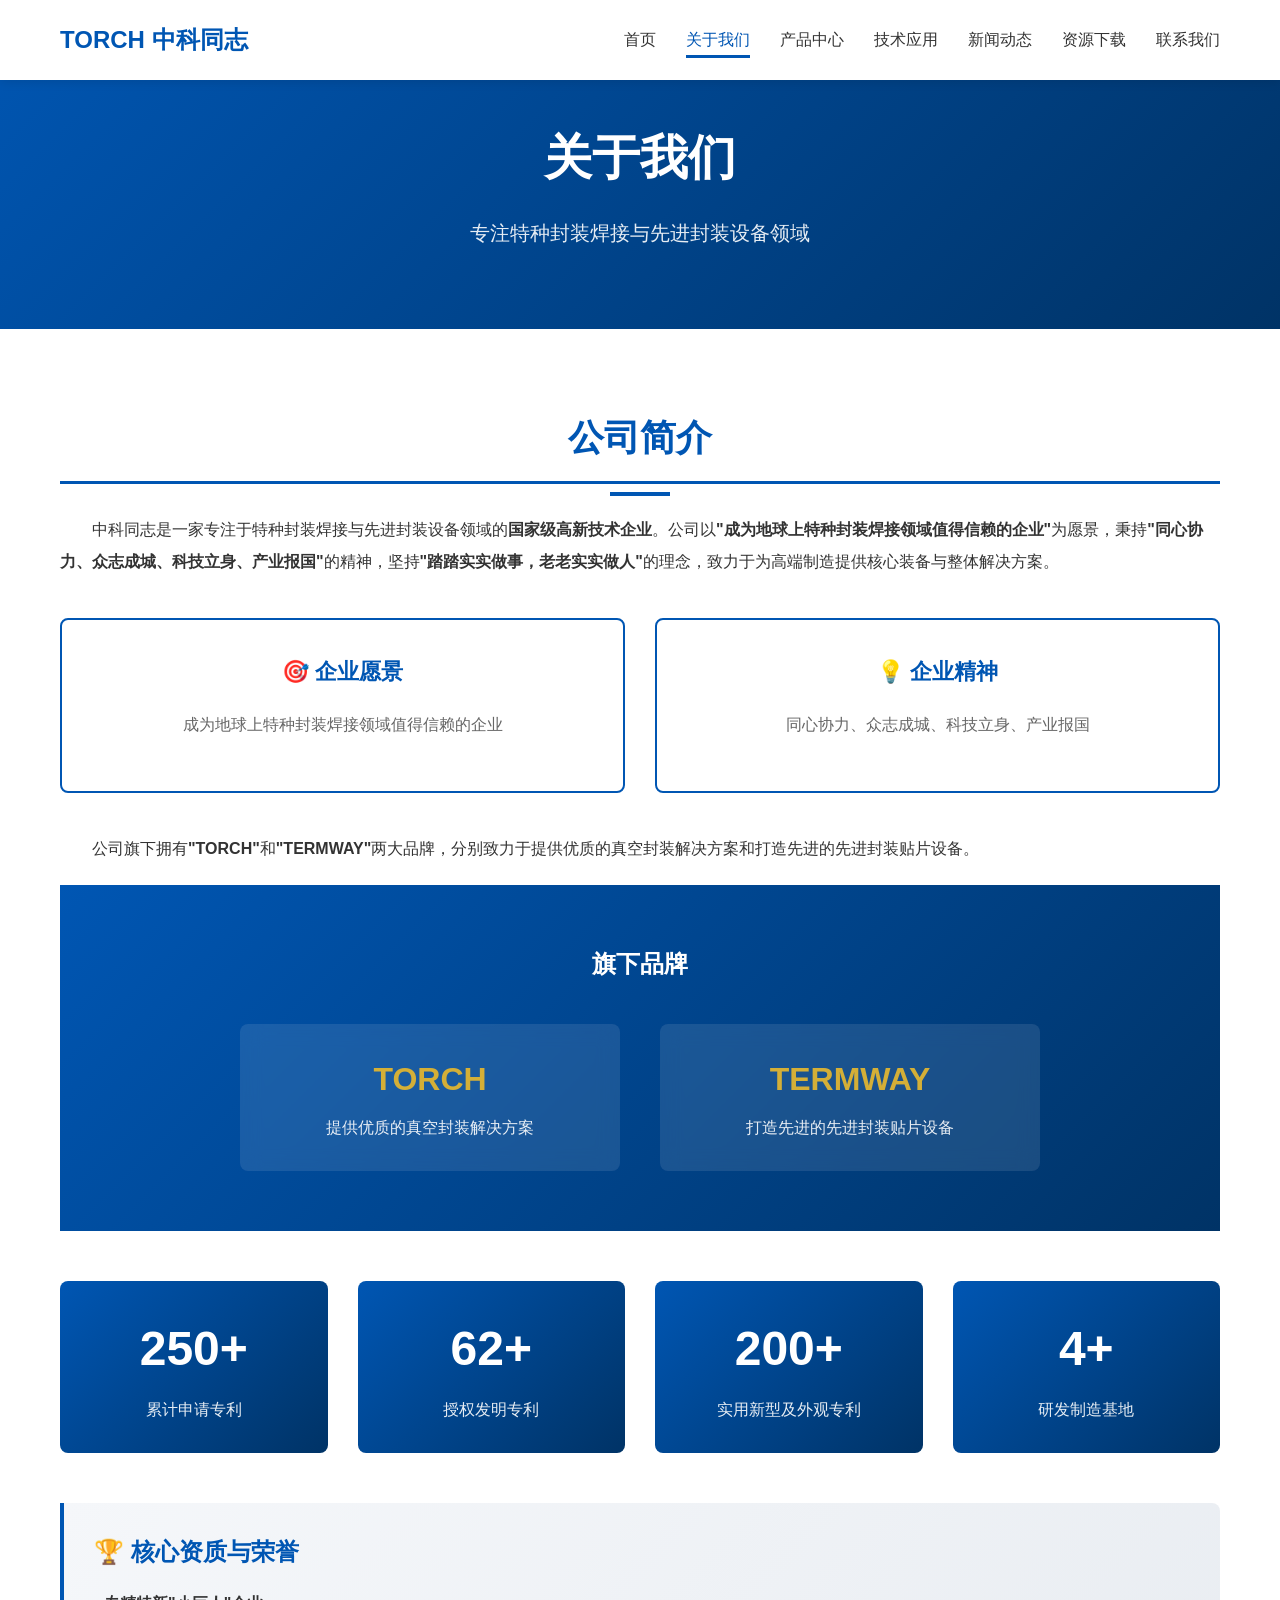
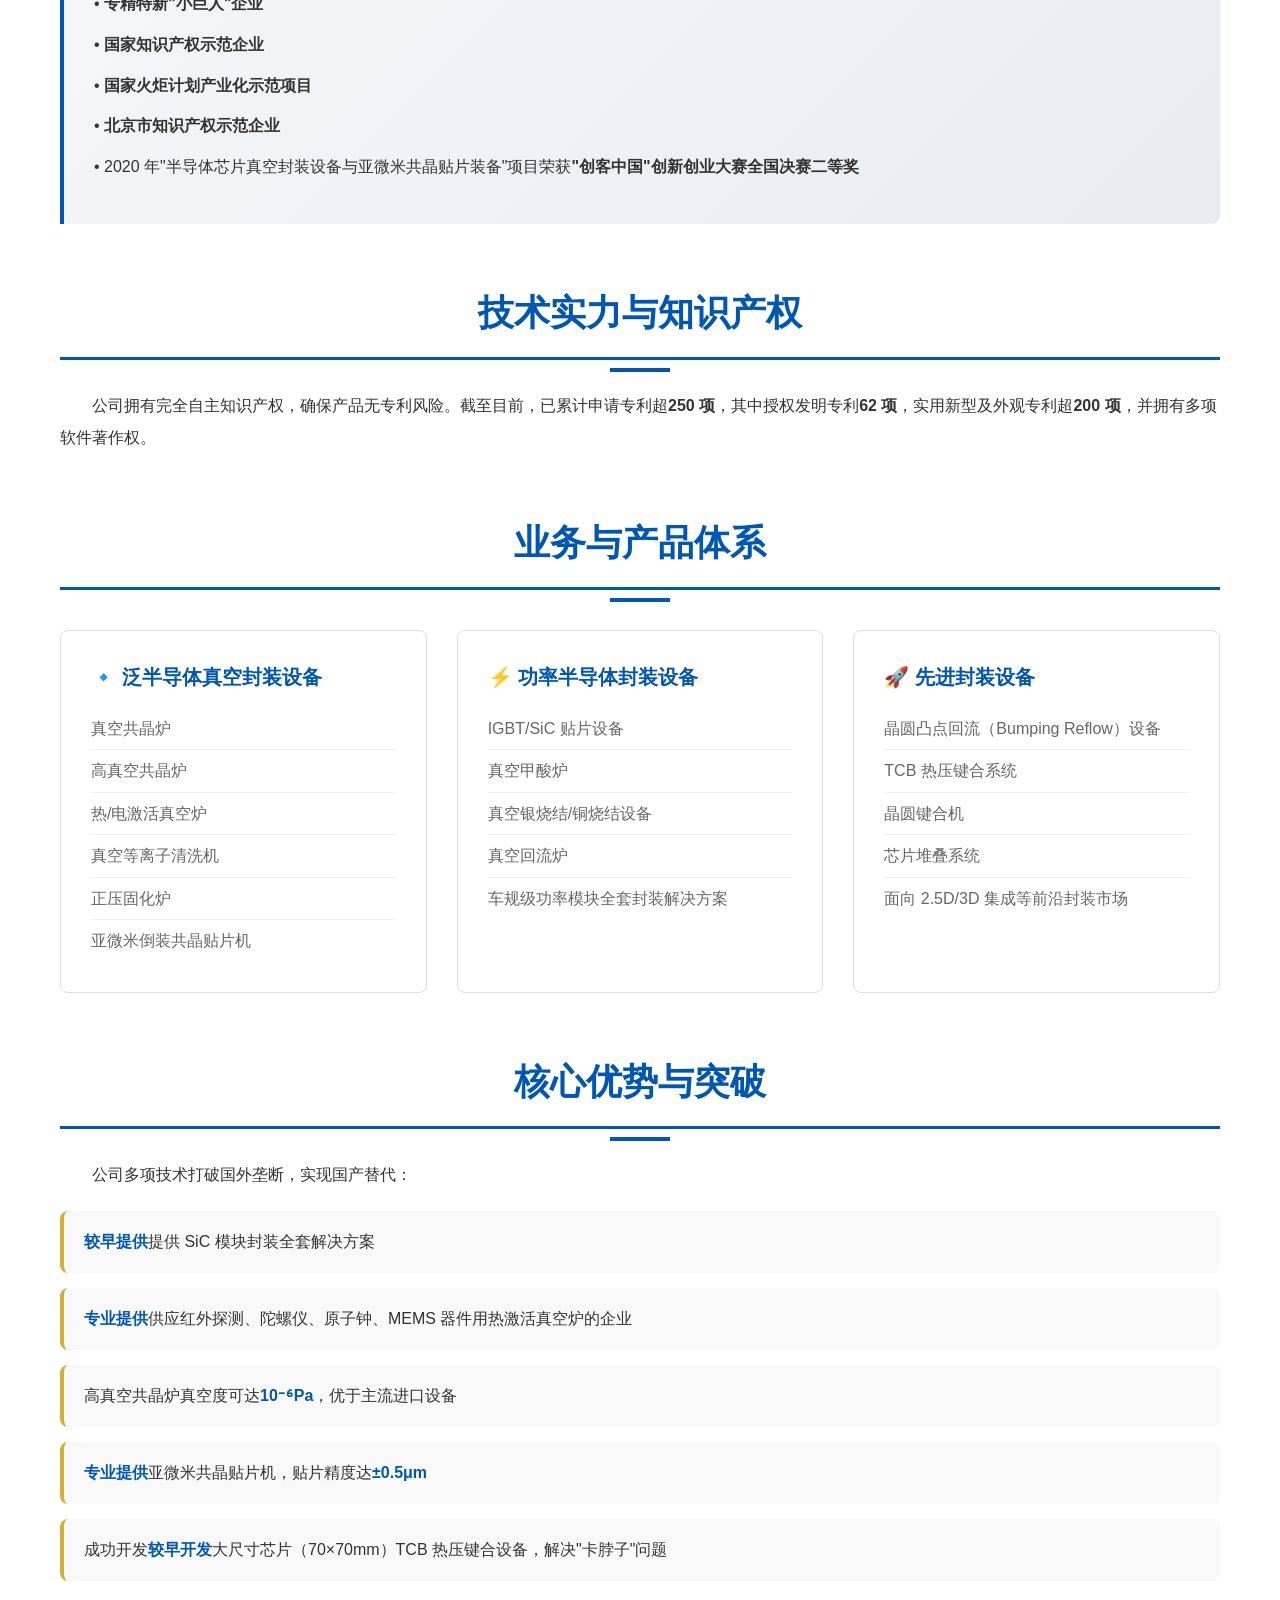
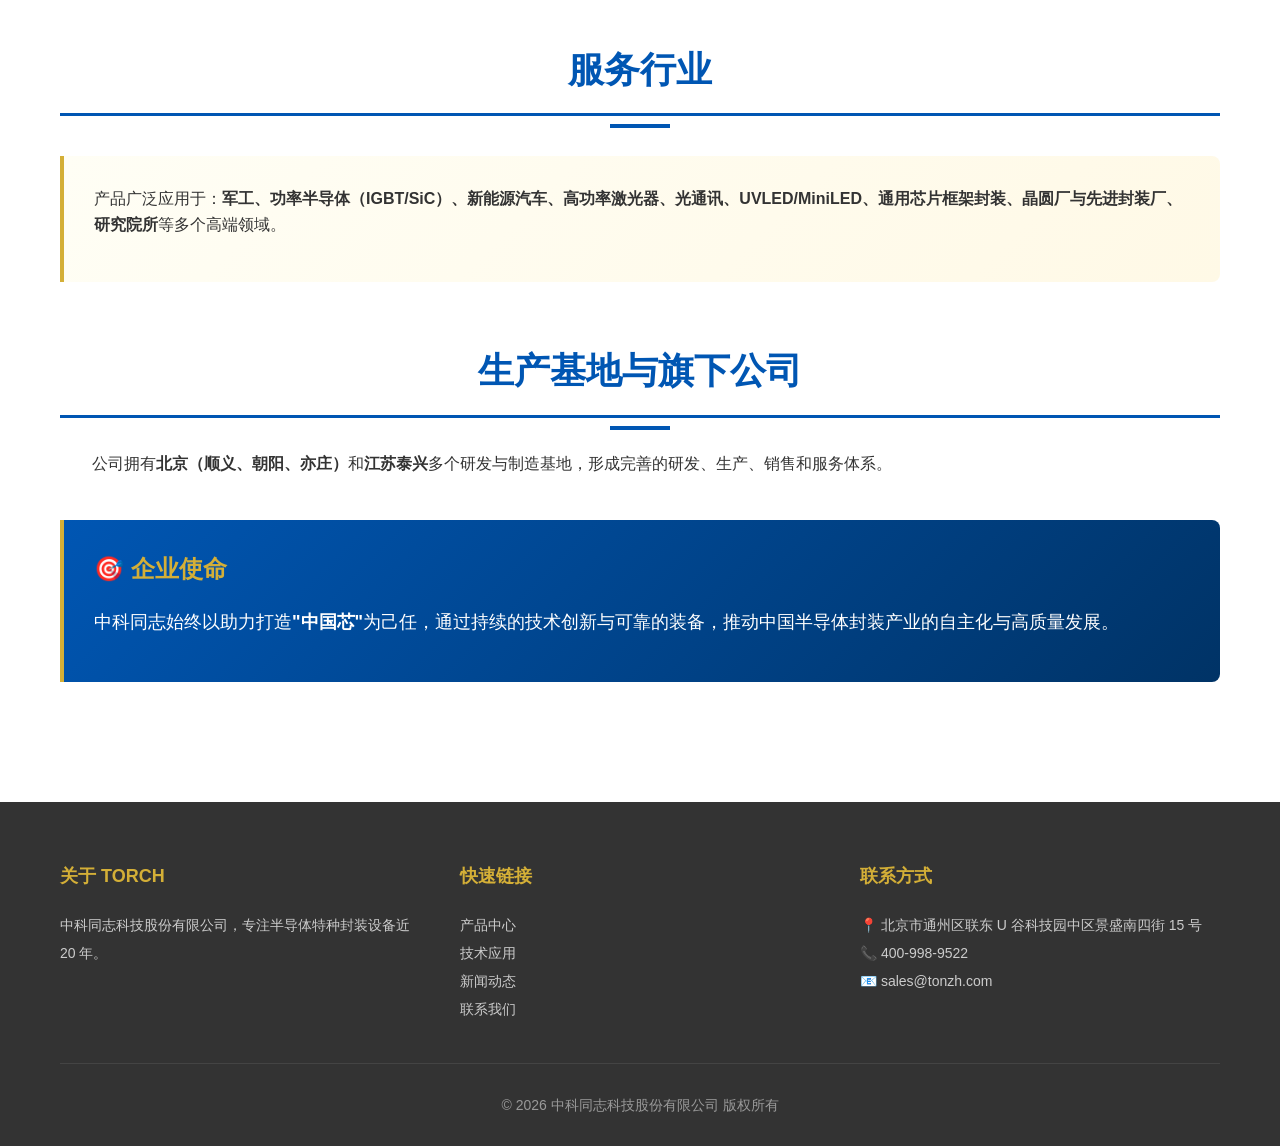
<file: about/index.html>
<!DOCTYPE html>
<html lang="zh-CN">
<head>
    <meta charset="UTF-8">
    <meta name="viewport" content="width=device-width, initial-scale=1.0">
    <meta name="description" content="中科同志科技股份有限公司 - 专精特新'小巨人'企业，专注特种封装焊接与先进封装设备领域">
    <meta name="keywords" content="中科同志，TORCH，真空共晶炉，亚微米贴片机，半导体封装设备，IGBT 封装，SiC 封装">
    <title>关于我们 - 中科同志科技（TORCH）</title>
    <link rel="stylesheet" href="/css/style.css">
    <style>
        .page-header {
            background: linear-gradient(135deg, #0056B3 0%, #003366 100%);
            color: white;
            padding: 120px 0 80px;
            text-align: center;
        }
        .page-header h1 {
            font-size: 48px;
            margin-bottom: 20px;
        }
        .page-header p {
            font-size: 20px;
            opacity: 0.9;
        }
        .about-section {
            padding: 80px 0;
        }
        .section-title {
            font-size: 36px;
            font-weight: 700;
            color: #0056B3;
            margin-bottom: 30px;
            padding-bottom: 15px;
            border-bottom: 3px solid #0056B3;
        }
        .about-content {
            line-height: 2;
            color: #333;
            font-size: 16px;
        }
        .about-content p {
            margin-bottom: 20px;
            text-indent: 2em;
        }
        .highlight-box {
            background: linear-gradient(135deg, #f5f7fa 0%, #e8ecf1 100%);
            border-left: 4px solid #0056B3;
            padding: 30px;
            margin: 40px 0;
            border-radius: 0 8px 8px 0;
        }
        .highlight-box h3 {
            color: #0056B3;
            font-size: 24px;
            margin-bottom: 20px;
        }
        .highlight-box p {
            text-indent: 0;
            margin-bottom: 15px;
        }
        .vision-mission {
            display: grid;
            grid-template-columns: repeat(2, 1fr);
            gap: 30px;
            margin: 40px 0;
        }
        .vm-card {
            background: white;
            border: 2px solid #0056B3;
            border-radius: 8px;
            padding: 30px;
            text-align: center;
        }
        .vm-card h3 {
            color: #0056B3;
            font-size: 22px;
            margin-bottom: 15px;
        }
        .vm-card p {
            text-indent: 0;
            color: #666;
            font-size: 16px;
        }
        .stats-grid {
            display: grid;
            grid-template-columns: repeat(4, 1fr);
            gap: 30px;
            margin: 50px 0;
        }
        .stat-card {
            text-align: center;
            padding: 30px;
            background: linear-gradient(135deg, #0056B3 0%, #003366 100%);
            border-radius: 8px;
            color: white;
        }
        .stat-number {
            font-size: 48px;
            font-weight: 700;
            margin-bottom: 10px;
        }
        .stat-label {
            font-size: 16px;
            opacity: 0.9;
        }
        .products-grid {
            display: grid;
            grid-template-columns: repeat(3, 1fr);
            gap: 30px;
            margin: 40px 0;
        }
        .product-category {
            background: white;
            border: 1px solid #e0e0e0;
            border-radius: 8px;
            padding: 30px;
            transition: all 0.3s;
        }
        .product-category:hover {
            box-shadow: 0 10px 30px rgba(0,0,0,0.1);
            border-color: #0056B3;
        }
        .product-category h3 {
            color: #0056B3;
            font-size: 20px;
            margin-bottom: 15px;
        }
        .product-category ul {
            list-style: none;
            padding: 0;
        }
        .product-category li {
            padding: 8px 0;
            border-bottom: 1px solid #f0f0f0;
            color: #666;
        }
        .product-category li:last-child {
            border-bottom: none;
        }
        .advantages-list {
            list-style: none;
            padding: 0;
        }
        .advantages-list li {
            padding: 15px 20px;
            margin-bottom: 15px;
            background: #f9f9f9;
            border-radius: 8px;
            border-left: 4px solid #D4AF37;
        }
        .advantages-list li strong {
            color: #0056B3;
        }
        .brands-section {
            background: linear-gradient(135deg, #0056B3 0%, #003366 100%);
            color: white;
            padding: 60px 0;
            text-align: center;
        }
        .brands-grid {
            display: grid;
            grid-template-columns: repeat(2, 1fr);
            gap: 40px;
            max-width: 800px;
            margin: 40px auto 0;
        }
        .brand-card {
            background: rgba(255,255,255,0.1);
            padding: 30px;
            border-radius: 8px;
            backdrop-filter: blur(10px);
        }
        .brand-card h3 {
            font-size: 32px;
            margin-bottom: 10px;
            color: #D4AF37;
        }
        .brand-card p {
            opacity: 0.9;
            text-indent: 0;
        }
        .timeline {
            padding: 80px 0;
            background: #f5f5f5;
        }
        .timeline-item {
            display: flex;
            gap: 30px;
            margin-bottom: 40px;
            padding-left: 30px;
            border-left: 3px solid #0056B3;
            position: relative;
        }
        .timeline-item::before {
            content: '';
            position: absolute;
            left: -10px;
            top: 0;
            width: 17px;
            height: 17px;
            background: #0056B3;
            border-radius: 50%;
        }
        .timeline-year {
            font-size: 24px;
            font-weight: 700;
            color: #0056B3;
            min-width: 80px;
        }
        .timeline-content h3 {
            font-size: 20px;
            margin-bottom: 10px;
        }
        .timeline-content p {
            color: #666;
            line-height: 1.6;
            text-indent: 0;
        }
        @media (max-width: 992px) {
            .vision-mission,
            .stats-grid,
            .products-grid,
            .brands-grid {
                grid-template-columns: 1fr;
            }
        }
    </style>
</head>
<body>
    <!-- 导航栏 -->
    <nav class="navbar">
        <div class="container">
            <div class="logo">
                <span class="logo-text" style="display:block">TORCH 中科同志</span>
            </div>
            <ul class="nav-menu">
                <li><a href="/">首页</a></li>
                <li><a href="/about/" class="active">关于我们</a></li>
                <li><a href="/products/">产品中心</a></li>
                <li><a href="/applications/">技术应用</a></li>
                <li><a href="/news/">新闻动态</a></li>
                <li><a href="/resources/">资源下载</a></li>
                <li><a href="/contact/">联系我们</a></li>
            </ul>
        </div>
    </nav>

    <!-- 页面头部 -->
    <section class="page-header">
        <div class="container">
            <h1>关于我们</h1>
            <p>专注特种封装焊接与先进封装设备领域</p>
        </div>
    </section>

    <!-- 公司简介 -->
    <section class="about-section">
        <div class="container">
            <h2 class="section-title">公司简介</h2>
            <div class="about-content">
                <p>中科同志是一家专注于特种封装焊接与先进封装设备领域的<strong>国家级高新技术企业</strong>。公司以<strong>"成为地球上特种封装焊接领域值得信赖的企业"</strong>为愿景，秉持<strong>"同心协力、众志成城、科技立身、产业报国"</strong>的精神，坚持<strong>"踏踏实实做事，老老实实做人"</strong>的理念，致力于为高端制造提供核心装备与整体解决方案。</p>
                
                <div class="vision-mission">
                    <div class="vm-card">
                        <h3>🎯 企业愿景</h3>
                        <p>成为地球上特种封装焊接领域值得信赖的企业</p>
                    </div>
                    <div class="vm-card">
                        <h3>💡 企业精神</h3>
                        <p>同心协力、众志成城、科技立身、产业报国</p>
                    </div>
                </div>

                <p>公司旗下拥有<strong>"TORCH"</strong>和<strong>"TERMWAY"</strong>两大品牌，分别致力于提供优质的真空封装解决方案和打造先进的先进封装贴片设备。</p>
            </div>

            <!-- 品牌介绍 -->
            <div class="brands-section">
                <div class="container">
                    <h2 style="color: white; margin-bottom: 10px;">旗下品牌</h2>
                    <div class="brands-grid">
                        <div class="brand-card">
                            <h3>TORCH</h3>
                            <p>提供优质的真空封装解决方案</p>
                        </div>
                        <div class="brand-card">
                            <h3>TERMWAY</h3>
                            <p>打造先进的先进封装贴片设备</p>
                        </div>
                    </div>
                </div>
            </div>

            <!-- 核心数据 -->
            <div class="stats-grid">
                <div class="stat-card">
                    <div class="stat-number">250+</div>
                    <div class="stat-label">累计申请专利</div>
                </div>
                <div class="stat-card">
                    <div class="stat-number">62+</div>
                    <div class="stat-label">授权发明专利</div>
                </div>
                <div class="stat-card">
                    <div class="stat-number">200+</div>
                    <div class="stat-label">实用新型及外观专利</div>
                </div>
                <div class="stat-card">
                    <div class="stat-number">4+</div>
                    <div class="stat-label">研发制造基地</div>
                </div>
            </div>

            <!-- 核心资质 -->
            <div class="highlight-box">
                <h3>🏆 核心资质与荣誉</h3>
                <p>• <strong>专精特新"小巨人"企业</strong></p>
                <p>• <strong>国家知识产权示范企业</strong></p>
                <p>• <strong>国家火炬计划产业化示范项目</strong></p>
                <p>• <strong>北京市知识产权示范企业</strong></p>
                <p>• 2020 年"半导体芯片真空封装设备与亚微米共晶贴片装备"项目荣获<strong>"创客中国"创新创业大赛全国决赛二等奖</strong></p>
            </div>

            <!-- 技术实力 -->
            <h2 class="section-title" style="margin-top: 60px;">技术实力与知识产权</h2>
            <div class="about-content">
                <p>公司拥有完全自主知识产权，确保产品无专利风险。截至目前，已累计申请专利超<strong>250 项</strong>，其中授权发明专利<strong>62 项</strong>，实用新型及外观专利超<strong>200 项</strong>，并拥有多项软件著作权。</p>
            </div>

            <!-- 产品体系 -->
            <h2 class="section-title" style="margin-top: 60px;">业务与产品体系</h2>
            <div class="products-grid">
                <div class="product-category">
                    <h3>🔹 泛半导体真空封装设备</h3>
                    <ul>
                        <li>真空共晶炉</li>
                        <li>高真空共晶炉</li>
                        <li>热/电激活真空炉</li>
                        <li>真空等离子清洗机</li>
                        <li>正压固化炉</li>
                        <li>亚微米倒装共晶贴片机</li>
                    </ul>
                </div>
                <div class="product-category">
                    <h3>⚡ 功率半导体封装设备</h3>
                    <ul>
                        <li>IGBT/SiC 贴片设备</li>
                        <li>真空甲酸炉</li>
                        <li>真空银烧结/铜烧结设备</li>
                        <li>真空回流炉</li>
                        <li>车规级功率模块全套封装解决方案</li>
                    </ul>
                </div>
                <div class="product-category">
                    <h3>🚀 先进封装设备</h3>
                    <ul>
                        <li>晶圆凸点回流（Bumping Reflow）设备</li>
                        <li>TCB 热压键合系统</li>
                        <li>晶圆键合机</li>
                        <li>芯片堆叠系统</li>
                        <li>面向 2.5D/3D 集成等前沿封装市场</li>
                    </ul>
                </div>
            </div>

            <!-- 核心优势 -->
            <h2 class="section-title" style="margin-top: 60px;">核心优势与突破</h2>
            <div class="about-content">
                <p>公司多项技术打破国外垄断，实现国产替代：</p>
                <ul class="advantages-list">
                    <li><strong>较早提供</strong>提供 SiC 模块封装全套解决方案</li>
                    <li><strong>专业提供</strong>供应红外探测、陀螺仪、原子钟、MEMS 器件用热激活真空炉的企业</li>
                    <li>高真空共晶炉真空度可达<strong>10⁻⁶Pa</strong>，优于主流进口设备</li>
                    <li><strong>专业提供</strong>亚微米共晶贴片机，贴片精度达<strong>±0.5μm</strong></li>
                    <li>成功开发<strong>较早开发</strong>大尺寸芯片（70×70mm）TCB 热压键合设备，解决"卡脖子"问题</li>
                </ul>
            </div>

            <!-- 服务行业 -->
            <h2 class="section-title" style="margin-top: 60px;">服务行业</h2>
            <div class="highlight-box" style="border-left-color: #D4AF37; background: linear-gradient(135deg, #fffef5 0%, #fff9e6 100%);">
                <p>产品广泛应用于：<strong>军工、功率半导体（IGBT/SiC）、新能源汽车、高功率激光器、光通讯、UVLED/MiniLED、通用芯片框架封装、晶圆厂与先进封装厂、研究院所</strong>等多个高端领域。</p>
            </div>

            <!-- 生产基地 -->
            <h2 class="section-title" style="margin-top: 60px;">生产基地与旗下公司</h2>
            <div class="about-content">
                <p>公司拥有<strong>北京（顺义、朝阳、亦庄）</strong>和<strong>江苏泰兴</strong>多个研发与制造基地，形成完善的研发、生产、销售和服务体系。</p>
            </div>

            <!-- 企业使命 -->
            <div class="highlight-box" style="background: linear-gradient(135deg, #0056B3 0%, #003366 100%); color: white; border-left-color: #D4AF37;">
                <h3 style="color: #D4AF37;">🎯 企业使命</h3>
                <p style="font-size: 18px; text-indent: 0;">中科同志始终以助力打造<strong>"中国芯"</strong>为己任，通过持续的技术创新与可靠的装备，推动中国半导体封装产业的自主化与高质量发展。</p>
            </div>
        </div>
    </section>

    <!-- 页脚 -->
    <footer class="footer">
        <div class="container">
            <div class="footer-grid">
                <div class="footer-section">
                    <h4>关于 TORCH</h4>
                    <p>中科同志科技股份有限公司，专注半导体特种封装设备近 20 年。</p>
                </div>
                <div class="footer-section">
                    <h4>快速链接</h4>
                    <ul>
                        <li><a href="/products/">产品中心</a></li>
                        <li><a href="/applications/">技术应用</a></li>
                        <li><a href="/news/">新闻动态</a></li>
                        <li><a href="/contact/">联系我们</a></li>
                    </ul>
                </div>
                <div class="footer-section">
                    <h4>联系方式</h4>
                    <ul>
                        <li>📍 北京市通州区联东 U 谷科技园中区景盛南四街 15 号</li>
                        <li>📞 400-998-9522</li>
                        <li>📧 sales@tonzh.com</li>
                    </ul>
                </div>
            </div>
            <div class="footer-bottom">
                <p>&copy; 2026 中科同志科技股份有限公司 版权所有</p>
            </div>
        </div>
    </footer>

    <script src="/js/main.js"></script>
</body>
</html>
</file>
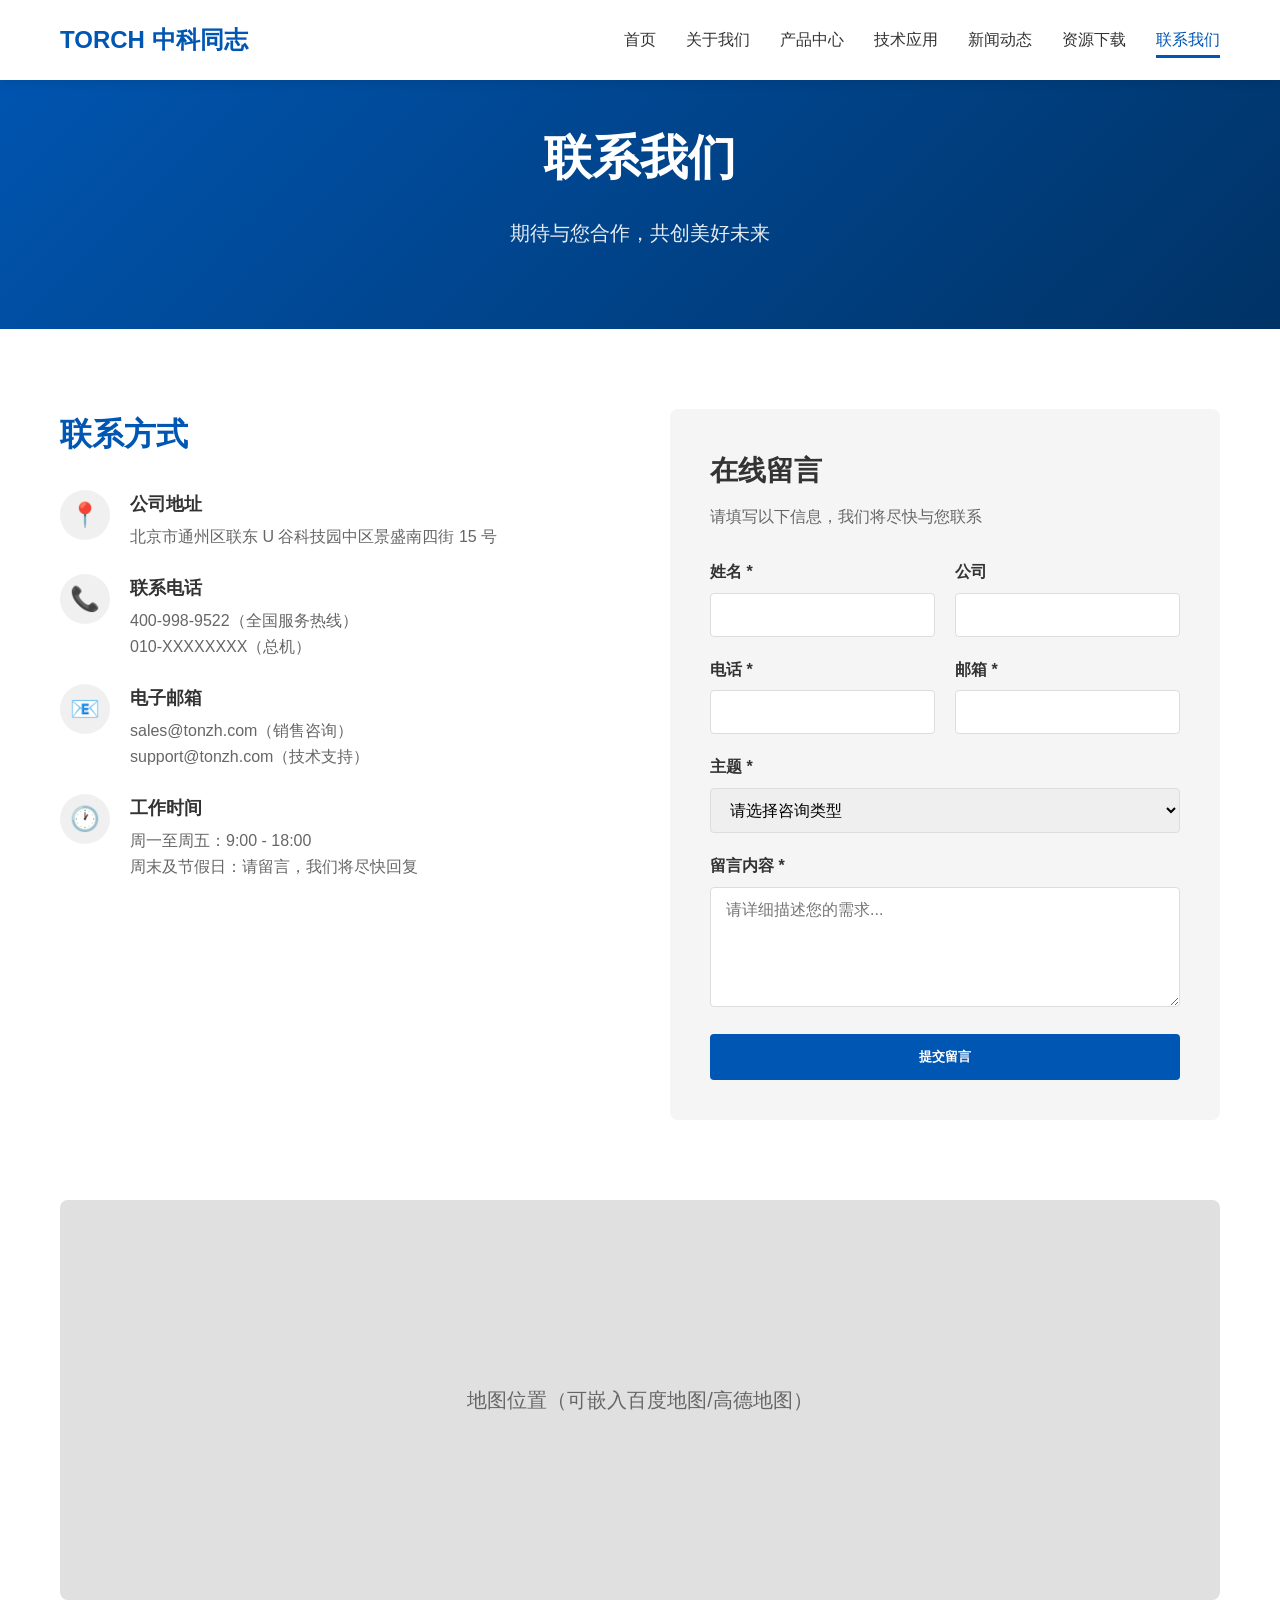
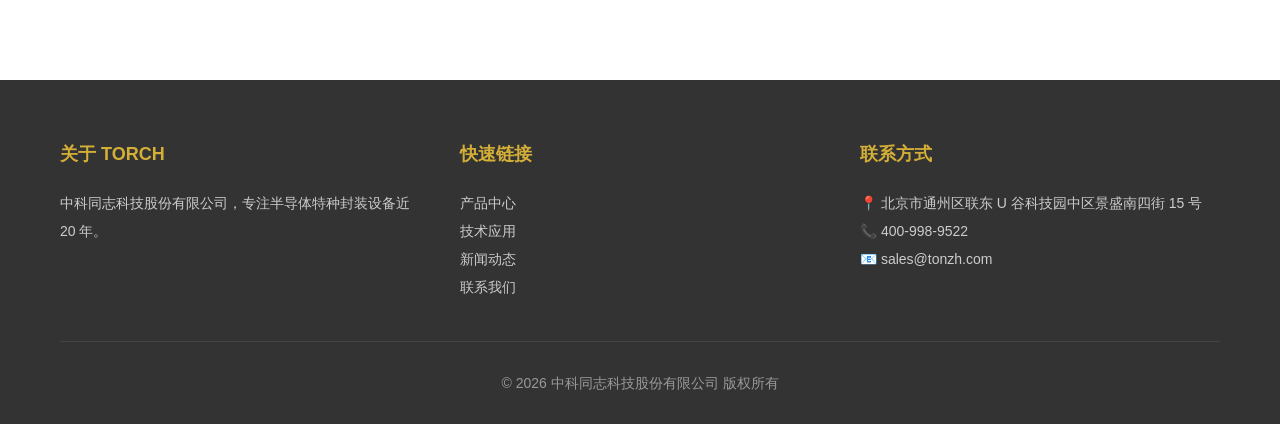
<file: contact/index.html>
<!DOCTYPE html>
<html lang="zh-CN">
<head>
    <meta charset="UTF-8">
    <meta name="viewport" content="width=device-width, initial-scale=1.0">
    <meta name="description" content="联系中科同志科技 - 半导体封装设备咨询、技术支持、商务合作">
    <title>联系我们 - 中科同志科技（TORCH）</title>
    <link rel="stylesheet" href="/css/style.css">
    <style>
        .page-header {
            background: linear-gradient(135deg, #0056B3 0%, #003366 100%);
            color: white;
            padding: 120px 0 80px;
            text-align: center;
        }
        .page-header h1 {
            font-size: 48px;
            margin-bottom: 20px;
        }
        .page-header p {
            font-size: 20px;
            opacity: 0.9;
        }
        .contact-section {
            padding: 80px 0;
        }
        .contact-grid {
            display: grid;
            grid-template-columns: 1fr 1fr;
            gap: 60px;
        }
        .contact-info h2 {
            font-size: 32px;
            margin-bottom: 30px;
            color: #0056B3;
        }
        .contact-item {
            display: flex;
            gap: 20px;
            margin-bottom: 25px;
        }
        .contact-icon {
            width: 50px;
            height: 50px;
            background: #f0f0f0;
            border-radius: 50%;
            display: flex;
            align-items: center;
            justify-content: center;
            font-size: 24px;
            flex-shrink: 0;
        }
        .contact-text h3 {
            font-size: 18px;
            margin-bottom: 5px;
            color: #333;
        }
        .contact-text p {
            color: #666;
            line-height: 1.6;
        }
        .contact-form-container {
            background: #f5f5f5;
            padding: 40px;
            border-radius: 8px;
        }
        .contact-form-container h2 {
            font-size: 28px;
            margin-bottom: 10px;
            color: #333;
        }
        .contact-form-container > p {
            color: #666;
            margin-bottom: 30px;
        }
        .form-group {
            margin-bottom: 20px;
        }
        .form-group label {
            display: block;
            margin-bottom: 8px;
            font-weight: 600;
            color: #333;
        }
        .form-group input,
        .form-group textarea,
        .form-group select {
            width: 100%;
            padding: 12px 15px;
            border: 1px solid #ddd;
            border-radius: 4px;
            font-size: 16px;
            font-family: inherit;
        }
        .form-group input:focus,
        .form-group textarea:focus,
        .form-group select:focus {
            outline: none;
            border-color: #0056B3;
        }
        .form-group textarea {
            min-height: 120px;
            resize: vertical;
        }
        .form-row {
            display: grid;
            grid-template-columns: 1fr 1fr;
            gap: 20px;
        }
        .map-section {
            padding: 0 0 80px;
        }
        .map-container {
            height: 400px;
            background: #e0e0e0;
            border-radius: 8px;
            display: flex;
            align-items: center;
            justify-content: center;
            font-size: 20px;
            color: #666;
        }
    </style>
</head>
<body>
    <!-- 导航栏 -->
    <nav class="navbar">
        <div class="container">
            <div class="logo">
                <span class="logo-text" style="display:block">TORCH 中科同志</span>
            </div>
            <ul class="nav-menu">
                <li><a href="/">首页</a></li>
                <li><a href="/about/">关于我们</a></li>
                <li><a href="/products/">产品中心</a></li>
                <li><a href="/applications/">技术应用</a></li>
                <li><a href="/news/">新闻动态</a></li>
                <li><a href="/resources/">资源下载</a></li>
                <li><a href="/contact/" class="active">联系我们</a></li>
            </ul>
        </div>
    </nav>

    <!-- 页面头部 -->
    <section class="page-header">
        <div class="container">
            <h1>联系我们</h1>
            <p>期待与您合作，共创美好未来</p>
        </div>
    </section>

    <!-- 联系内容 -->
    <section class="contact-section">
        <div class="container">
            <div class="contact-grid">
                <!-- 联系信息 -->
                <div class="contact-info">
                    <h2>联系方式</h2>
                    
                    <div class="contact-item">
                        <div class="contact-icon">📍</div>
                        <div class="contact-text">
                            <h3>公司地址</h3>
                            <p>北京市通州区联东 U 谷科技园中区景盛南四街 15 号</p>
                        </div>
                    </div>

                    <div class="contact-item">
                        <div class="contact-icon">📞</div>
                        <div class="contact-text">
                            <h3>联系电话</h3>
                            <p>400-998-9522（全国服务热线）</p>
                            <p>010-XXXXXXXX（总机）</p>
                        </div>
                    </div>

                    <div class="contact-item">
                        <div class="contact-icon">📧</div>
                        <div class="contact-text">
                            <h3>电子邮箱</h3>
                            <p>sales@tonzh.com（销售咨询）</p>
                            <p>support@tonzh.com（技术支持）</p>
                        </div>
                    </div>

                    <div class="contact-item">
                        <div class="contact-icon">🕐</div>
                        <div class="contact-text">
                            <h3>工作时间</h3>
                            <p>周一至周五：9:00 - 18:00</p>
                            <p>周末及节假日：请留言，我们将尽快回复</p>
                        </div>
                    </div>
                </div>

                <!-- 联系表单 -->
                <div class="contact-form-container">
                    <h2>在线留言</h2>
                    <p>请填写以下信息，我们将尽快与您联系</p>
                    
                    <form id="contact-form">
                        <div class="form-row">
                            <div class="form-group">
                                <label for="name">姓名 *</label>
                                <input type="text" id="name" name="name" required>
                            </div>
                            <div class="form-group">
                                <label for="company">公司</label>
                                <input type="text" id="company" name="company">
                            </div>
                        </div>

                        <div class="form-row">
                            <div class="form-group">
                                <label for="phone">电话 *</label>
                                <input type="tel" id="phone" name="phone" required>
                            </div>
                            <div class="form-group">
                                <label for="email">邮箱 *</label>
                                <input type="email" id="email" name="email" required>
                            </div>
                        </div>

                        <div class="form-group">
                            <label for="subject">主题 *</label>
                            <select id="subject" name="subject" required>
                                <option value="">请选择咨询类型</option>
                                <option value="product">产品咨询</option>
                                <option value="quote">报价请求</option>
                                <option value="support">技术支持</option>
                                <option value="cooperation">商务合作</option>
                                <option value="other">其他</option>
                            </select>
                        </div>

                        <div class="form-group">
                            <label for="message">留言内容 *</label>
                            <textarea id="message" name="message" placeholder="请详细描述您的需求..." required></textarea>
                        </div>

                        <button type="submit" class="btn btn-primary" style="width: 100%">提交留言</button>
                    </form>
                </div>
            </div>
        </div>
    </section>

    <!-- 地图 -->
    <section class="map-section">
        <div class="container">
            <div class="map-container">
                地图位置（可嵌入百度地图/高德地图）
            </div>
        </div>
    </section>

    <!-- 页脚 -->
    <footer class="footer">
        <div class="container">
            <div class="footer-grid">
                <div class="footer-section">
                    <h4>关于 TORCH</h4>
                    <p>中科同志科技股份有限公司，专注半导体特种封装设备近 20 年。</p>
                </div>
                <div class="footer-section">
                    <h4>快速链接</h4>
                    <ul>
                        <li><a href="/products/">产品中心</a></li>
                        <li><a href="/applications/">技术应用</a></li>
                        <li><a href="/news/">新闻动态</a></li>
                        <li><a href="/contact/">联系我们</a></li>
                    </ul>
                </div>
                <div class="footer-section">
                    <h4>联系方式</h4>
                    <ul>
                        <li>📍 北京市通州区联东 U 谷科技园中区景盛南四街 15 号</li>
                        <li>📞 400-998-9522</li>
                        <li>📧 sales@tonzh.com</li>
                    </ul>
                </div>
            </div>
            <div class="footer-bottom">
                <p>&copy; 2026 中科同志科技股份有限公司 版权所有</p>
            </div>
        </div>
    </footer>

    <script src="/js/main.js"></script>
    <script>
        // 联系表单提交
        document.getElementById('contact-form').addEventListener('submit', function(e) {
            e.preventDefault();
            alert('感谢您的留言！我们会尽快与您联系。');
            this.reset();
        });
    </script>
</body>
</html>
</file>
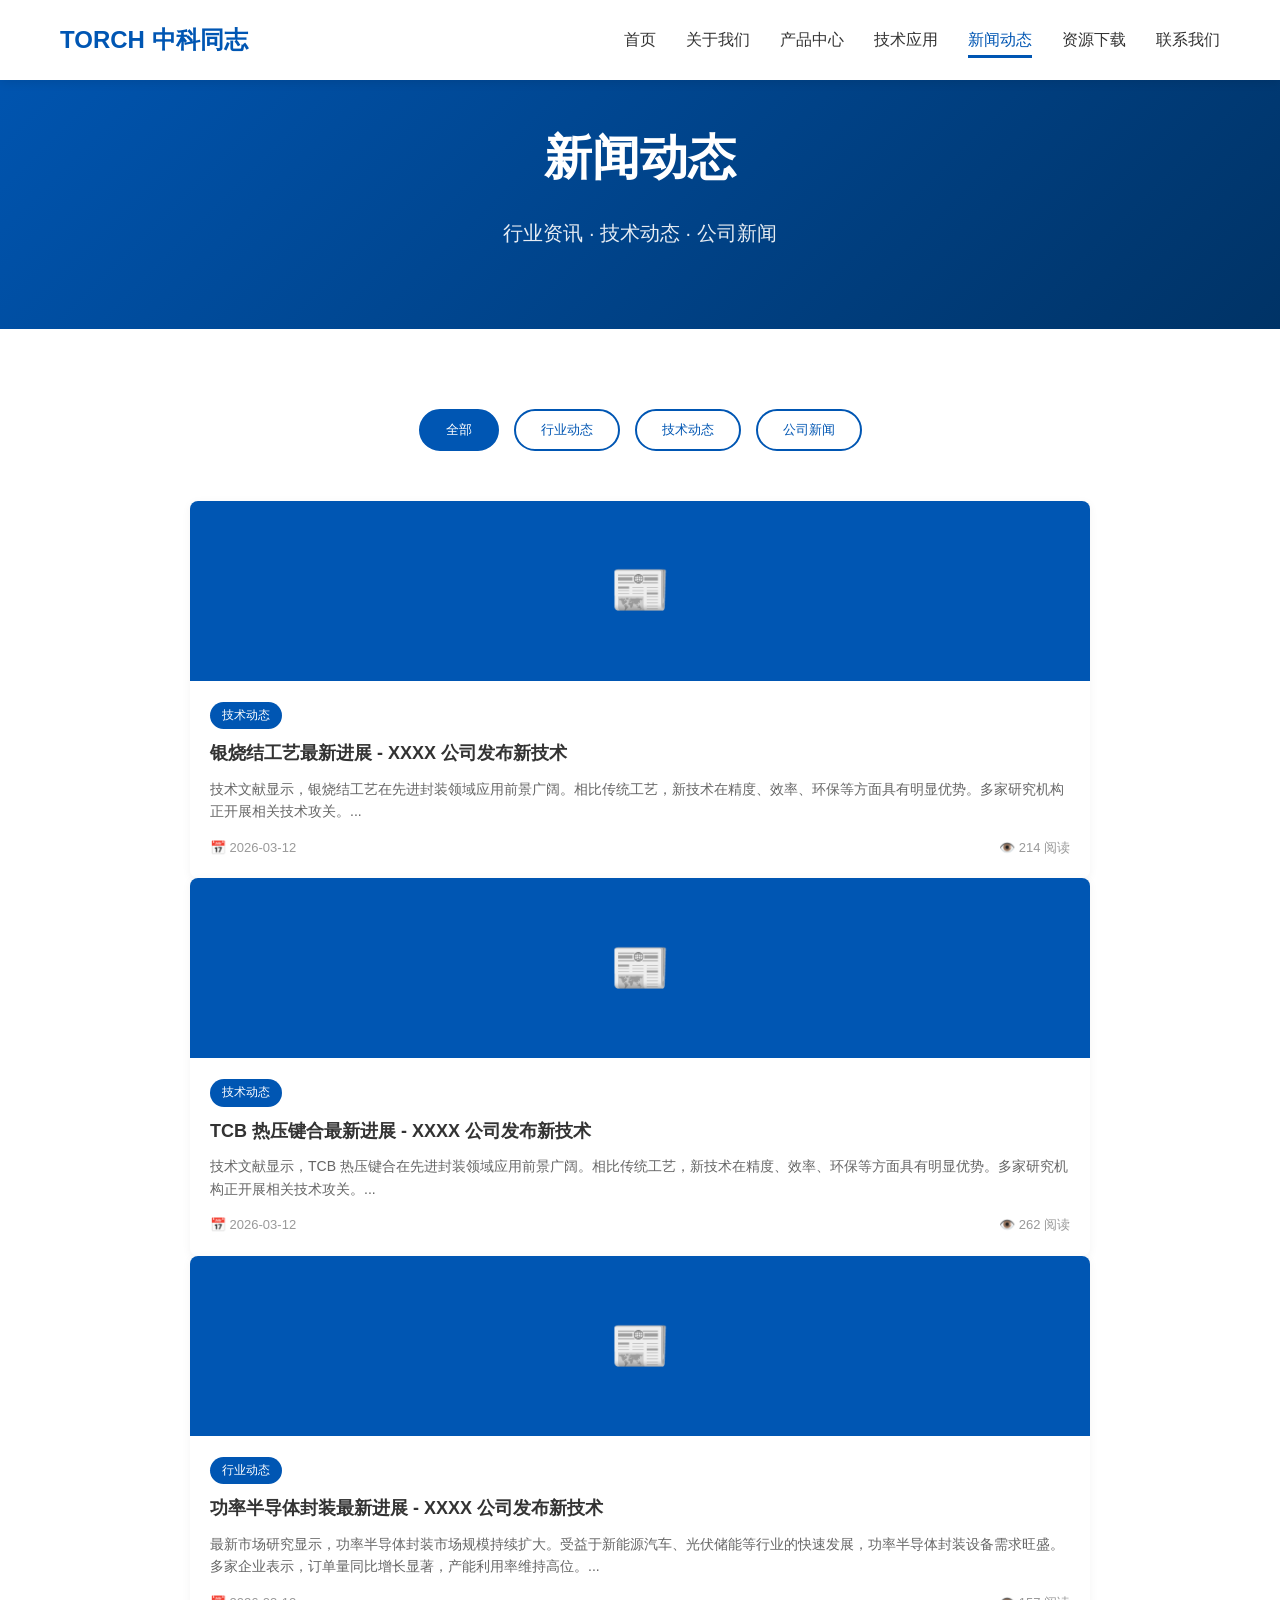
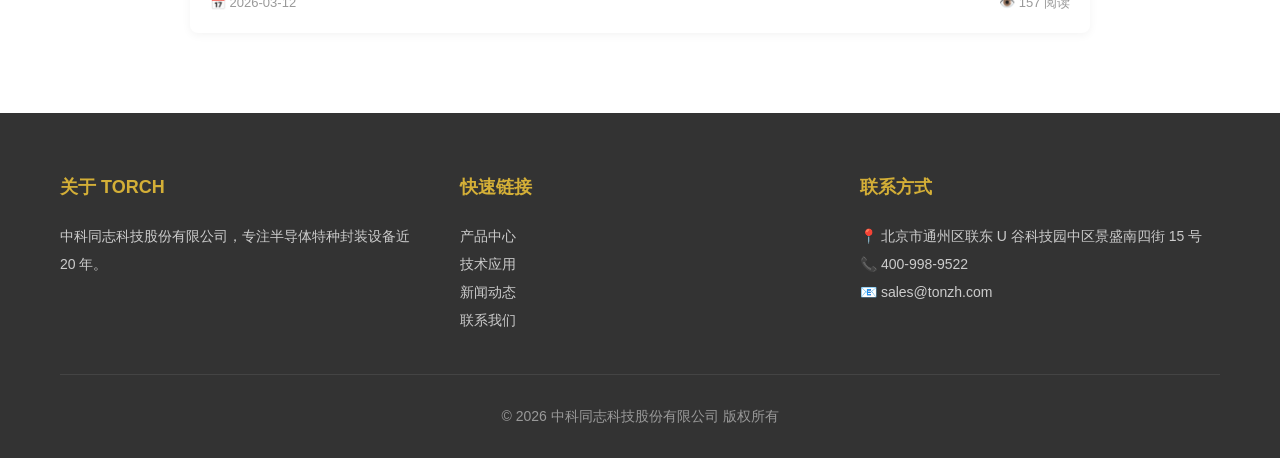
<file: news/index.html>
<!DOCTYPE html>
<html lang="zh-CN">
<head>
    <meta charset="UTF-8">
    <meta name="viewport" content="width=device-width, initial-scale=1.0">
    <meta name="description" content="中科同志科技新闻动态 - 半导体封装设备行业资讯、技术动态、公司新闻">
    <title>新闻动态 - 中科同志科技（TORCH）</title>
    <link rel="stylesheet" href="/css/style.css">
    <style>
        .page-header {
            background: linear-gradient(135deg, #0056B3 0%, #003366 100%);
            color: white;
            padding: 120px 0 80px;
            text-align: center;
        }
        .page-header h1 { font-size: 48px; margin-bottom: 20px; }
        .page-header p { font-size: 20px; opacity: 0.9; }
        .news-section { padding: 80px 0; }
        .news-filter {
            display: flex;
            justify-content: center;
            gap: 15px;
            margin-bottom: 50px;
            flex-wrap: wrap;
        }
        .filter-btn {
            padding: 10px 25px;
            border: 2px solid #0056B3;
            background: white;
            color: #0056B3;
            border-radius: 25px;
            cursor: pointer;
            transition: all 0.3s;
        }
        .filter-btn:hover,
        .filter-btn.active {
            background: #0056B3;
            color: white;
        }
        .news-list { max-width: 900px; margin: 0 auto; }
        .news-item {
            display: flex;
            gap: 30px;
            padding: 30px;
            border-bottom: 1px solid #e0e0e0;
            transition: all 0.3s;
        }
        .news-item:hover { background: #f5f5f5; }
        .news-item-image {
            width: 200px;
            height: 140px;
            background: #0056B3;
            border-radius: 8px;
            display: flex;
            align-items: center;
            justify-content: center;
            color: white;
            font-size: 48px;
            flex-shrink: 0;
        }
        .news-item-content { flex: 1; }
        .news-category {
            display: inline-block;
            padding: 4px 12px;
            background: #0056B3;
            color: white;
            font-size: 12px;
            border-radius: 20px;
            margin-bottom: 10px;
        }
        .news-item-title {
            font-size: 20px;
            font-weight: 700;
            margin-bottom: 10px;
            color: #333;
        }
        .news-item-excerpt {
            color: #666;
            line-height: 1.6;
            margin-bottom: 15px;
        }
        .news-item-meta {
            display: flex;
            gap: 20px;
            font-size: 14px;
            color: #999;
        }
        .news-item-link {
            color: #0056B3;
            font-weight: 600;
            margin-top: 10px;
            display: inline-block;
        }
        .empty-state {
            text-align: center;
            padding: 60px 20px;
            color: #999;
        }
    </style>
</head>
<body>
    <!-- 导航栏 -->
    <nav class="navbar">
        <div class="container">
            <div class="logo">
                <span class="logo-text" style="display:block">TORCH 中科同志</span>
            </div>
            <ul class="nav-menu">
                <li><a href="/">首页</a></li>
                <li><a href="/about/">关于我们</a></li>
                <li><a href="/products/">产品中心</a></li>
                <li><a href="/applications/">技术应用</a></li>
                <li><a href="/news/" class="active">新闻动态</a></li>
                <li><a href="/resources/">资源下载</a></li>
                <li><a href="/contact/">联系我们</a></li>
            </ul>
        </div>
    </nav>

    <!-- 页面头部 -->
    <section class="page-header">
        <div class="container">
            <h1>新闻动态</h1>
            <p>行业资讯 · 技术动态 · 公司新闻</p>
        </div>
    </section>

    <!-- 新闻列表 -->
    <section class="news-section">
        <div class="container">
            <!-- 筛选器 -->
            <div class="news-filter">
                <button class="filter-btn active" onclick="filterNews('all')">全部</button>
                <button class="filter-btn" onclick="filterNews('行业动态')">行业动态</button>
                <button class="filter-btn" onclick="filterNews('技术动态')">技术动态</button>
                <button class="filter-btn" onclick="filterNews('公司新闻')">公司新闻</button>
            </div>

            <!-- 新闻列表 -->
            <div class="news-list" id="news-list">
                <div class="empty-state">
                    <p>加载中...</p>
                </div>
            </div>
        </div>
    </section>

    <!-- 页脚 -->
    <footer class="footer">
        <div class="container">
            <div class="footer-grid">
                <div class="footer-section">
                    <h4>关于 TORCH</h4>
                    <p>中科同志科技股份有限公司，专注半导体特种封装设备近 20 年。</p>
                </div>
                <div class="footer-section">
                    <h4>快速链接</h4>
                    <ul>
                        <li><a href="/products/">产品中心</a></li>
                        <li><a href="/applications/">技术应用</a></li>
                        <li><a href="/news/">新闻动态</a></li>
                        <li><a href="/contact/">联系我们</a></li>
                    </ul>
                </div>
                <div class="footer-section">
                    <h4>联系方式</h4>
                    <ul>
                        <li>📍 北京市通州区联东 U 谷科技园中区景盛南四街 15 号</li>
                        <li>📞 400-998-9522</li>
                        <li>📧 sales@tonzh.com</li>
                    </ul>
                </div>
            </div>
            <div class="footer-bottom">
                <p>&copy; 2026 中科同志科技股份有限公司 版权所有</p>
            </div>
        </div>
    </footer>

    <script src="/js/main.js"></script>
    <script>
        let allNews = [];
        let currentFilter = 'all';

        // 加载新闻
        function loadNews() {
            const timestamp = new Date().getTime();
            fetch('/admin/news.json?t=' + timestamp)
                .then(r => r.json())
                .then(news => {
                    allNews = news;
                    renderNews();
                })
                .catch(e => {
                    document.getElementById('news-list').innerHTML = '<div class="empty-state"><p>加载失败，请稍后重试</p></div>';
                    console.error('加载新闻失败:', e);
                });
        }

        // 渲染新闻
        function renderNews() {
            const container = document.getElementById('news-list');
            const filtered = currentFilter === 'all' 
                ? allNews 
                : allNews.filter(n => n.category === currentFilter);

            if (filtered.length === 0) {
                container.innerHTML = '<div class="empty-state"><p>暂无新闻</p></div>';
                return;
            }

            container.innerHTML = filtered.map(item => `
                <article class="news-item">
                    <div class="news-item-image">📰</div>
                    <div class="news-item-content">
                        <span class="news-category">${item.category || '行业动态'}</span>
                        <h3 class="news-item-title">${item.title || '新闻标题'}</h3>
                        <p class="news-item-excerpt">${item.excerpt || item.content ? (item.excerpt || item.content).substring(0, 150) + '...' : ''}</p>
                        <div class="news-item-meta">
                            <span>📅 ${item.date || '2026-03-12'}</span>
                            <span>👁️ ${item.views || 0} 阅读</span>
                        </div>
                    </div>
                </article>
            `).join('');
        }

        // 筛选新闻
        function filterNews(category) {
            currentFilter = category;
            document.querySelectorAll('.filter-btn').forEach(btn => {
                btn.classList.toggle('active', btn.textContent.includes(category) || (category === 'all' && btn.textContent === '全部'));
            });
            renderNews();
        }

        // 页面加载时获取新闻
        loadNews();
    </script>
</body>
</html>
</file>
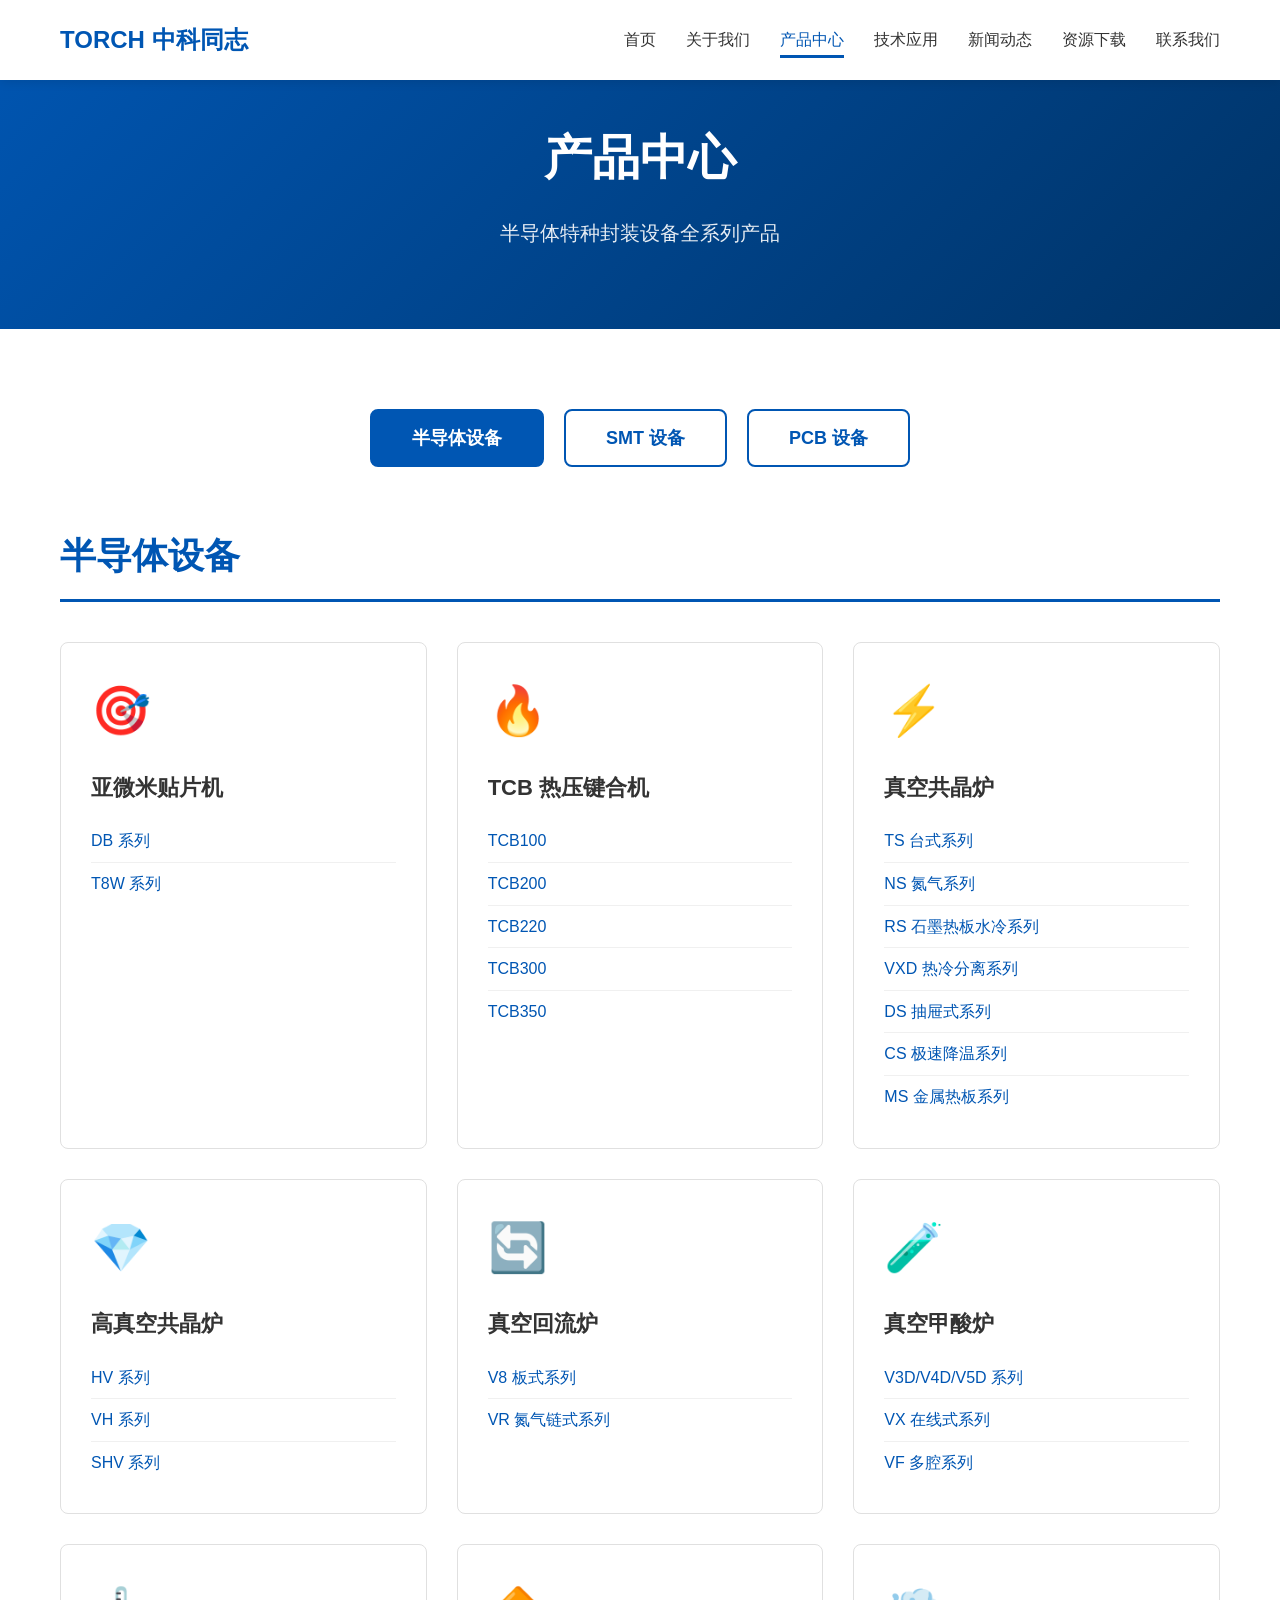
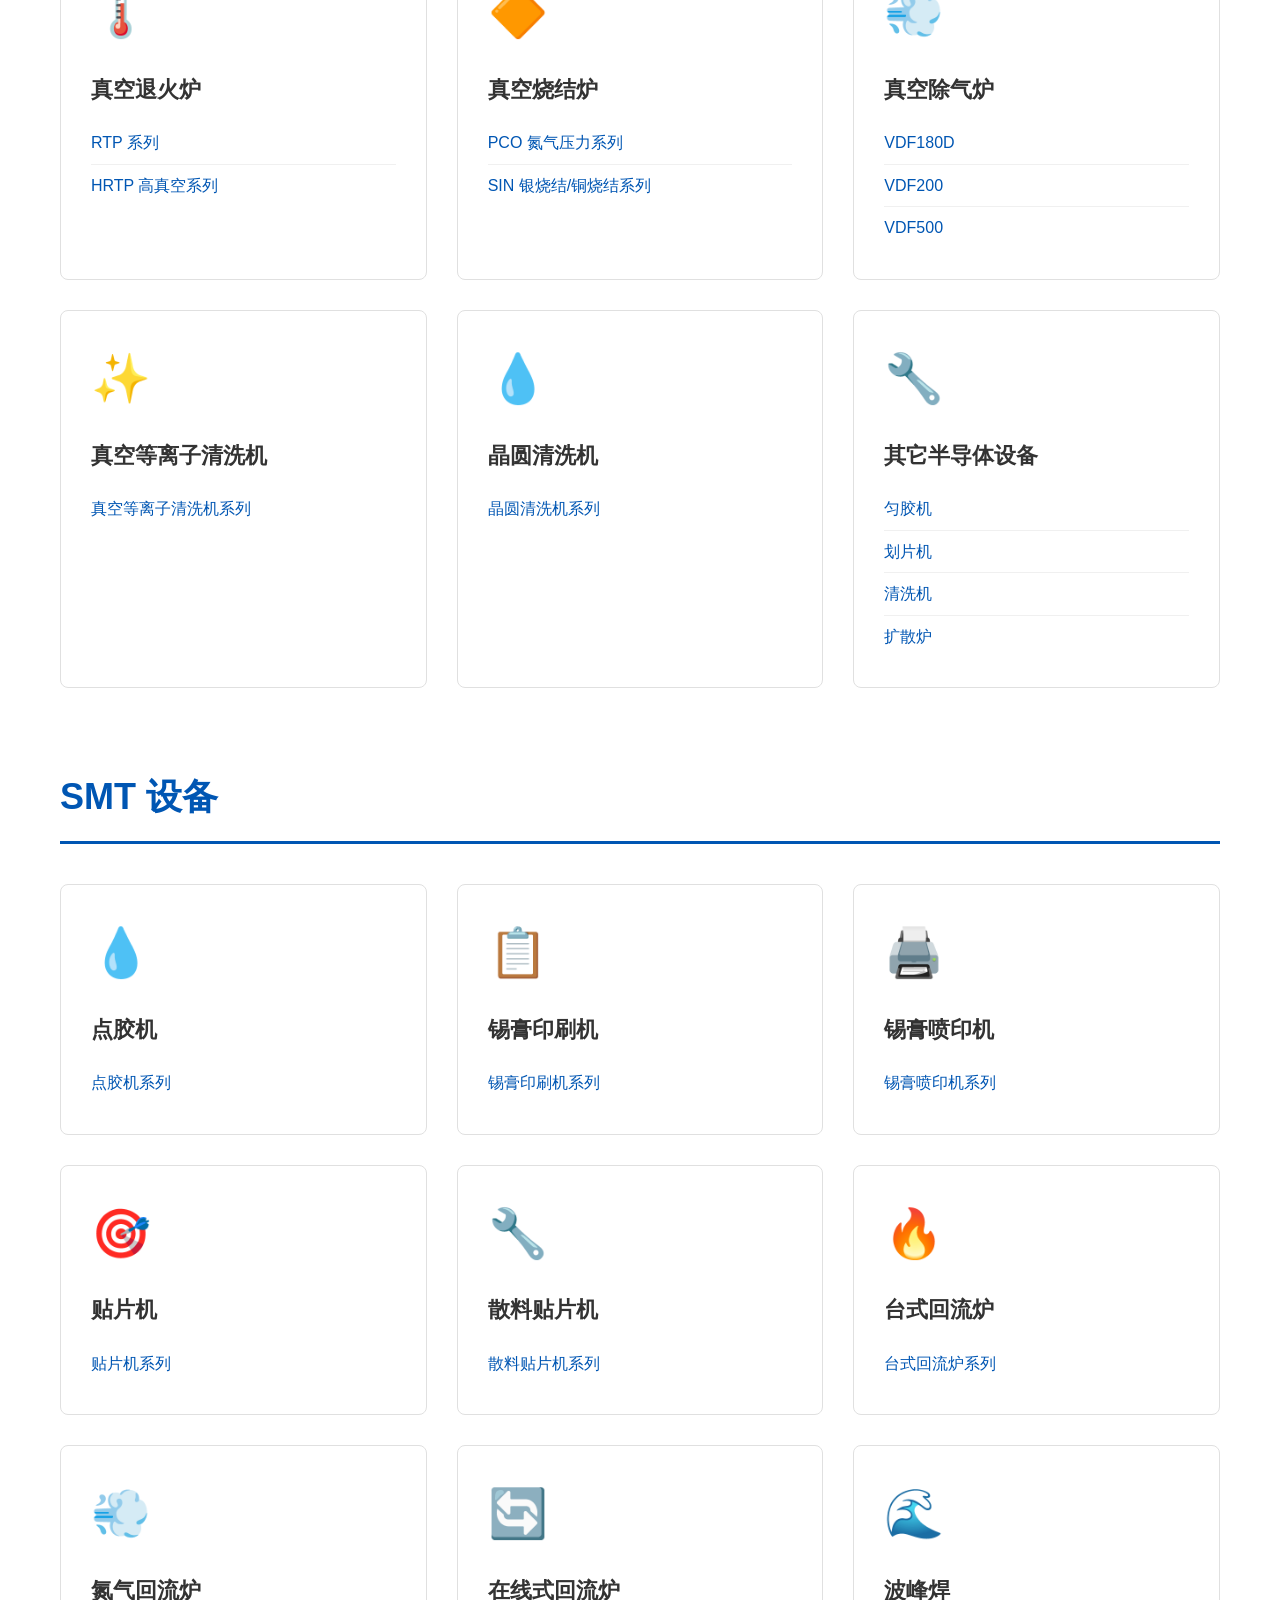
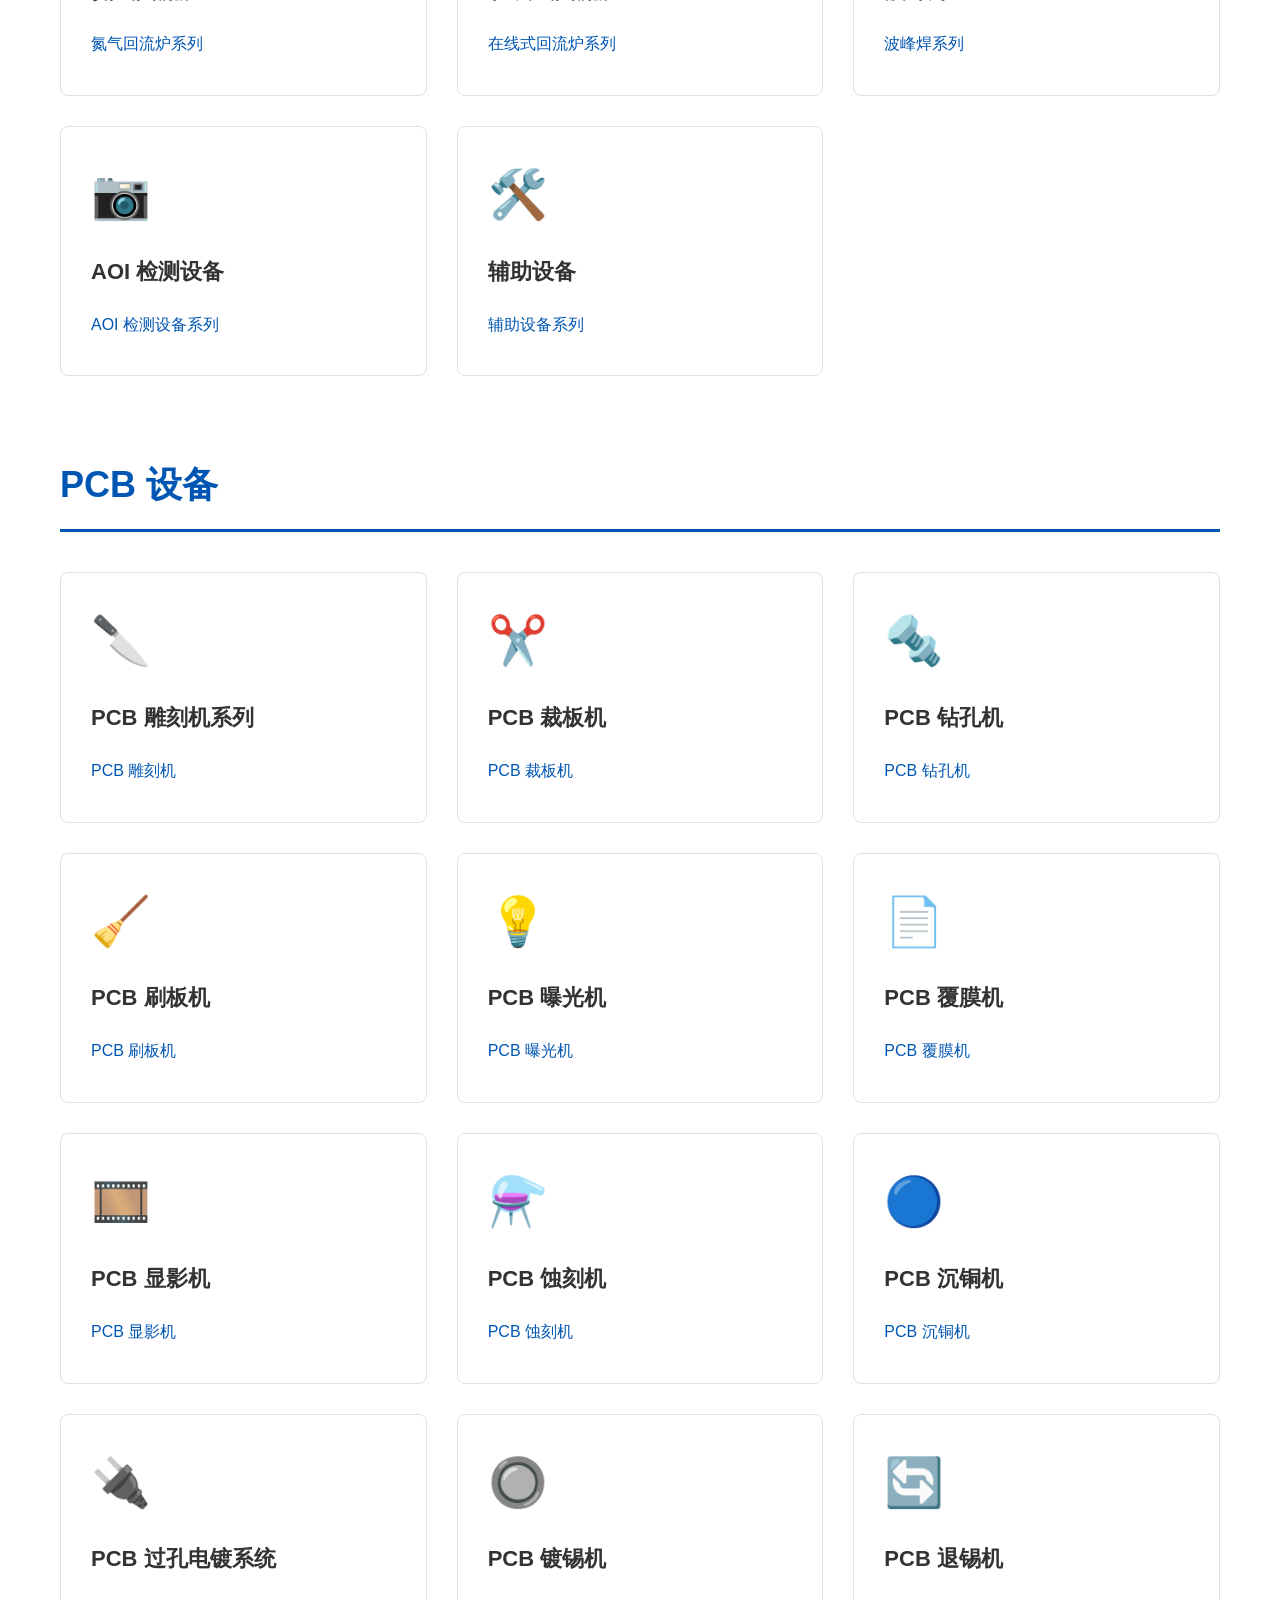
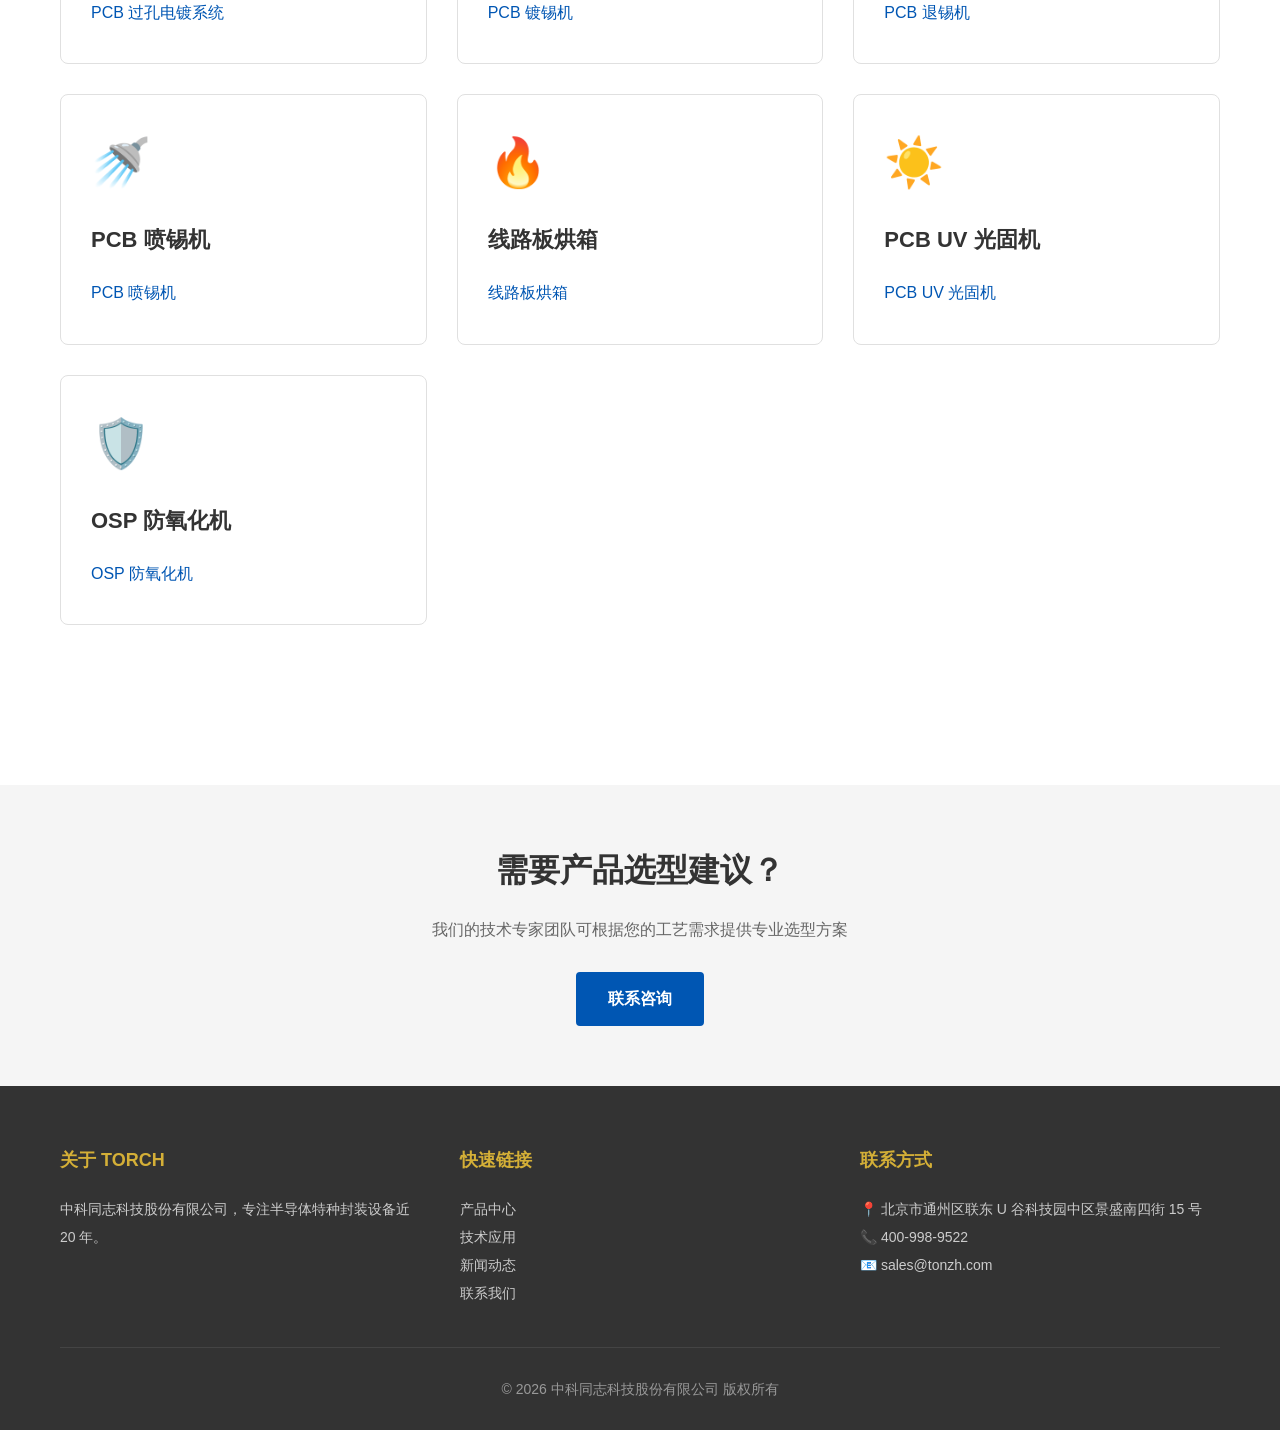
<file: products/index.html>
<!DOCTYPE html>
<html lang="zh-CN">
<head>
    <meta charset="UTF-8">
    <meta name="viewport" content="width=device-width, initial-scale=1.0">
    <meta name="description" content="中科同志科技产品中心 - 半导体设备、SMT 设备、PCB 设备全系列产品">
    <meta name="keywords" content="半导体封装设备，真空共晶炉，亚微米贴片机，TCB 热压键合机，SMT 设备，PCB 设备">
    <title>产品中心 - 中科同志科技（TORCH）</title>
    <link rel="stylesheet" href="/css/style.css">
    <style>
        .page-header {
            background: linear-gradient(135deg, #0056B3 0%, #003366 100%);
            color: white;
            padding: 120px 0 80px;
            text-align: center;
        }
        .page-header h1 {
            font-size: 48px;
            margin-bottom: 20px;
        }
        .page-header p {
            font-size: 20px;
            opacity: 0.9;
        }
        .products-section {
            padding: 80px 0;
        }
        .category-nav {
            display: flex;
            justify-content: center;
            gap: 20px;
            margin-bottom: 60px;
            flex-wrap: wrap;
        }
        .category-tab {
            padding: 15px 40px;
            background: white;
            border: 2px solid #0056B3;
            color: #0056B3;
            border-radius: 8px;
            cursor: pointer;
            font-size: 18px;
            font-weight: 600;
            transition: all 0.3s;
        }
        .category-tab:hover,
        .category-tab.active {
            background: #0056B3;
            color: white;
        }
        .category-section {
            margin-bottom: 80px;
        }
        .category-title {
            font-size: 36px;
            font-weight: 700;
            color: #0056B3;
            margin-bottom: 40px;
            padding-bottom: 15px;
            border-bottom: 3px solid #0056B3;
        }
        .subcategory-grid {
            display: grid;
            grid-template-columns: repeat(3, 1fr);
            gap: 30px;
            margin-bottom: 50px;
        }
        .subcategory-card {
            background: white;
            border: 1px solid #e0e0e0;
            border-radius: 8px;
            padding: 30px;
            transition: all 0.3s;
            cursor: pointer;
        }
        .subcategory-card:hover {
            box-shadow: 0 10px 30px rgba(0,0,0,0.1);
            transform: translateY(-5px);
            border-color: #0056B3;
        }
        .subcategory-icon {
            font-size: 48px;
            margin-bottom: 20px;
        }
        .subcategory-title {
            font-size: 22px;
            font-weight: 700;
            color: #333;
            margin-bottom: 15px;
        }
        .product-list {
            list-style: none;
            padding: 0;
        }
        .product-list li {
            padding: 8px 0;
            border-bottom: 1px solid #f0f0f0;
            color: #666;
        }
        .product-list li:last-child {
            border-bottom: none;
        }
        .product-list li a {
            color: #0056B3;
            text-decoration: none;
        }
        .product-list li a:hover {
            text-decoration: underline;
        }
        .product-count {
            display: inline-block;
            padding: 4px 12px;
            background: #f0f0f0;
            border-radius: 20px;
            font-size: 12px;
            color: #666;
            margin-left: 10px;
        }
        .cta-section {
            background: #f5f5f5;
            padding: 60px 0;
            text-align: center;
        }
        .cta-section h2 {
            font-size: 32px;
            margin-bottom: 20px;
        }
        .cta-section p {
            color: #666;
            margin-bottom: 30px;
        }
        @media (max-width: 992px) {
            .subcategory-grid {
                grid-template-columns: repeat(2, 1fr);
            }
        }
        @media (max-width: 768px) {
            .subcategory-grid {
                grid-template-columns: 1fr;
            }
        }
    </style>
</head>
<body>
    <!-- 导航栏 -->
    <nav class="navbar">
        <div class="container">
            <div class="logo">
                <span class="logo-text" style="display:block">TORCH 中科同志</span>
            </div>
            <ul class="nav-menu">
                <li><a href="/">首页</a></li>
                <li><a href="/about/">关于我们</a></li>
                <li><a href="/products/" class="active">产品中心</a></li>
                <li><a href="/applications/">技术应用</a></li>
                <li><a href="/news/">新闻动态</a></li>
                <li><a href="/resources/">资源下载</a></li>
                <li><a href="/contact/">联系我们</a></li>
            </ul>
        </div>
    </nav>

    <!-- 页面头部 -->
    <section class="page-header">
        <div class="container">
            <h1>产品中心</h1>
            <p>半导体特种封装设备全系列产品</p>
        </div>
    </section>

    <!-- 产品分类 -->
    <section class="products-section">
        <div class="container">
            <!-- 一级分类导航 -->
            <div class="category-nav">
                <button class="category-tab active" onclick="scrollToCategory('semiconductor')">半导体设备</button>
                <button class="category-tab" onclick="scrollToCategory('smt')">SMT 设备</button>
                <button class="category-tab" onclick="scrollToCategory('pcb')">PCB 设备</button>
            </div>

            <!-- 半导体设备 -->
            <div id="semiconductor" class="category-section">
                <h2 class="category-title">半导体设备</h2>
                <div class="subcategory-grid">
                    <!-- 亚微米贴片机 -->
                    <div class="subcategory-card">
                        <div class="subcategory-icon">🎯</div>
                        <h3 class="subcategory-title">亚微米贴片机</h3>
                        <ul class="product-list">
                            <li><a href="/products/die-bonder/db-series/">DB 系列</a></li>
                            <li><a href="/products/die-bonder/t8w-series/">T8W 系列</a></li>
                        </ul>
                    </div>

                    <!-- TCB 热压键合机 -->
                    <div class="subcategory-card">
                        <div class="subcategory-icon">🔥</div>
                        <h3 class="subcategory-title">TCB 热压键合机</h3>
                        <ul class="product-list">
                            <li><a href="/products/tcb/tcb100/">TCB100</a></li>
                            <li><a href="/products/tcb/tcb200/">TCB200</a></li>
                            <li><a href="/products/tcb/tcb220/">TCB220</a></li>
                            <li><a href="/products/tcb/tcb300/">TCB300</a></li>
                            <li><a href="/products/tcb/tcb350/">TCB350</a></li>
                        </ul>
                    </div>

                    <!-- 真空共晶炉 -->
                    <div class="subcategory-card">
                        <div class="subcategory-icon">⚡</div>
                        <h3 class="subcategory-title">真空共晶炉</h3>
                        <ul class="product-list">
                            <li><a href="/products/vacuum-eutectic/ts-series/">TS 台式系列</a></li>
                            <li><a href="/products/vacuum-eutectic/ns-series/">NS 氮气系列</a></li>
                            <li><a href="/products/vacuum-eutectic/rs-series/">RS 石墨热板水冷系列</a></li>
                            <li><a href="/products/vacuum-eutectic/vxd-series/">VXD 热冷分离系列</a></li>
                            <li><a href="/products/vacuum-eutectic/ds-series/">DS 抽屉式系列</a></li>
                            <li><a href="/products/vacuum-eutectic/cs-series/">CS 极速降温系列</a></li>
                            <li><a href="/products/vacuum-eutectic/ms-series/">MS 金属热板系列</a></li>
                        </ul>
                    </div>

                    <!-- 高真空共晶炉 -->
                    <div class="subcategory-card">
                        <div class="subcategory-icon">💎</div>
                        <h3 class="subcategory-title">高真空共晶炉</h3>
                        <ul class="product-list">
                            <li><a href="/products/high-vacuum/hv-series/">HV 系列</a></li>
                            <li><a href="/products/high-vacuum/vh-series/">VH 系列</a></li>
                            <li><a href="/products/high-vacuum/shv-series/">SHV 系列</a></li>
                        </ul>
                    </div>

                    <!-- 真空回流炉 -->
                    <div class="subcategory-card">
                        <div class="subcategory-icon">🔄</div>
                        <h3 class="subcategory-title">真空回流炉</h3>
                        <ul class="product-list">
                            <li><a href="/products/vacuum-reflow/v8-series/">V8 板式系列</a></li>
                            <li><a href="/products/vacuum-reflow/vr-series/">VR 氮气链式系列</a></li>
                        </ul>
                    </div>

                    <!-- 真空甲酸炉 -->
                    <div class="subcategory-card">
                        <div class="subcategory-icon">🧪</div>
                        <h3 class="subcategory-title">真空甲酸炉</h3>
                        <ul class="product-list">
                            <li><a href="/products/formic-acid/v3d-series/">V3D/V4D/V5D 系列</a></li>
                            <li><a href="/products/formic-acid/vx-series/">VX 在线式系列</a></li>
                            <li><a href="/products/formic-acid/vf-series/">VF 多腔系列</a></li>
                        </ul>
                    </div>

                    <!-- 真空退火炉 -->
                    <div class="subcategory-card">
                        <div class="subcategory-icon">🌡️</div>
                        <h3 class="subcategory-title">真空退火炉</h3>
                        <ul class="product-list">
                            <li><a href="/products/annealing/rtp-series/">RTP 系列</a></li>
                            <li><a href="/products/annealing/hrtp-series/">HRTP 高真空系列</a></li>
                        </ul>
                    </div>

                    <!-- 真空烧结炉 -->
                    <div class="subcategory-card">
                        <div class="subcategory-icon">🔶</div>
                        <h3 class="subcategory-title">真空烧结炉</h3>
                        <ul class="product-list">
                            <li><a href="/products/sintering/pco-series/">PCO 氮气压力系列</a></li>
                            <li><a href="/products/sintering/sin-series/">SIN 银烧结/铜烧结系列</a></li>
                        </ul>
                    </div>

                    <!-- 真空除气炉 -->
                    <div class="subcategory-card">
                        <div class="subcategory-icon">💨</div>
                        <h3 class="subcategory-title">真空除气炉</h3>
                        <ul class="product-list">
                            <li><a href="/products/degassing/vdf180d/">VDF180D</a></li>
                            <li><a href="/products/degassing/vdf200/">VDF200</a></li>
                            <li><a href="/products/degassing/vdf500/">VDF500</a></li>
                        </ul>
                    </div>

                    <!-- 真空等离子清洗机 -->
                    <div class="subcategory-card">
                        <div class="subcategory-icon">✨</div>
                        <h3 class="subcategory-title">真空等离子清洗机</h3>
                        <ul class="product-list">
                            <li><a href="/products/plasma-cleaner/">真空等离子清洗机系列</a></li>
                        </ul>
                    </div>

                    <!-- 晶圆清洗机 -->
                    <div class="subcategory-card">
                        <div class="subcategory-icon">💧</div>
                        <h3 class="subcategory-title">晶圆清洗机</h3>
                        <ul class="product-list">
                            <li><a href="/products/wafer-cleaner/">晶圆清洗机系列</a></li>
                        </ul>
                    </div>

                    <!-- 其它半导体设备 -->
                    <div class="subcategory-card">
                        <div class="subcategory-icon">🔧</div>
                        <h3 class="subcategory-title">其它半导体设备</h3>
                        <ul class="product-list">
                            <li><a href="/products/other/spin-coater/">匀胶机</a></li>
                            <li><a href="/products/other/dicing-saw/">划片机</a></li>
                            <li><a href="/products/other/cleaner/">清洗机</a></li>
                            <li><a href="/products/other/diffusion-furnace/">扩散炉</a></li>
                        </ul>
                    </div>
                </div>
            </div>

            <!-- SMT 设备 -->
            <div id="smt" class="category-section">
                <h2 class="category-title">SMT 设备</h2>
                <div class="subcategory-grid">
                    <!-- 点胶机 -->
                    <div class="subcategory-card">
                        <div class="subcategory-icon">💧</div>
                        <h3 class="subcategory-title">点胶机</h3>
                        <ul class="product-list">
                            <li><a href="/products/smt/dispensing/">点胶机系列</a></li>
                        </ul>
                    </div>

                    <!-- 锡膏印刷机 -->
                    <div class="subcategory-card">
                        <div class="subcategory-icon">📋</div>
                        <h3 class="subcategory-title">锡膏印刷机</h3>
                        <ul class="product-list">
                            <li><a href="/products/smt/solder-paste-printer/">锡膏印刷机系列</a></li>
                        </ul>
                    </div>

                    <!-- 锡膏喷印机 -->
                    <div class="subcategory-card">
                        <div class="subcategory-icon">🖨️</div>
                        <h3 class="subcategory-title">锡膏喷印机</h3>
                        <ul class="product-list">
                            <li><a href="/products/smt/solder-paste-jet/">锡膏喷印机系列</a></li>
                        </ul>
                    </div>

                    <!-- 贴片机 -->
                    <div class="subcategory-card">
                        <div class="subcategory-icon">🎯</div>
                        <h3 class="subcategory-title">贴片机</h3>
                        <ul class="product-list">
                            <li><a href="/products/smt/pick-and-place/">贴片机系列</a></li>
                        </ul>
                    </div>

                    <!-- 散料贴片机 -->
                    <div class="subcategory-card">
                        <div class="subcategory-icon">🔧</div>
                        <h3 class="subcategory-title">散料贴片机</h3>
                        <ul class="product-list">
                            <li><a href="/products/smt/loose-parts/">散料贴片机系列</a></li>
                        </ul>
                    </div>

                    <!-- 台式回流炉 -->
                    <div class="subcategory-card">
                        <div class="subcategory-icon">🔥</div>
                        <h3 class="subcategory-title">台式回流炉</h3>
                        <ul class="product-list">
                            <li><a href="/products/smt/desktop-reflow/">台式回流炉系列</a></li>
                        </ul>
                    </div>

                    <!-- 氮气回流炉 -->
                    <div class="subcategory-card">
                        <div class="subcategory-icon">💨</div>
                        <h3 class="subcategory-title">氮气回流炉</h3>
                        <ul class="product-list">
                            <li><a href="/products/smt/nitrogen-reflow/">氮气回流炉系列</a></li>
                        </ul>
                    </div>

                    <!-- 在线式回流炉 -->
                    <div class="subcategory-card">
                        <div class="subcategory-icon">🔄</div>
                        <h3 class="subcategory-title">在线式回流炉</h3>
                        <ul class="product-list">
                            <li><a href="/products/smt/inline-reflow/">在线式回流炉系列</a></li>
                        </ul>
                    </div>

                    <!-- 波峰焊 -->
                    <div class="subcategory-card">
                        <div class="subcategory-icon">🌊</div>
                        <h3 class="subcategory-title">波峰焊</h3>
                        <ul class="product-list">
                            <li><a href="/products/smt/wave-soldering/">波峰焊系列</a></li>
                        </ul>
                    </div>

                    <!-- AOI -->
                    <div class="subcategory-card">
                        <div class="subcategory-icon">📷</div>
                        <h3 class="subcategory-title">AOI 检测设备</h3>
                        <ul class="product-list">
                            <li><a href="/products/smt/aoi/">AOI 检测设备系列</a></li>
                        </ul>
                    </div>

                    <!-- 辅助设备 -->
                    <div class="subcategory-card">
                        <div class="subcategory-icon">🛠️</div>
                        <h3 class="subcategory-title">辅助设备</h3>
                        <ul class="product-list">
                            <li><a href="/products/smt/auxiliary/">辅助设备系列</a></li>
                        </ul>
                    </div>
                </div>
            </div>

            <!-- PCB 设备 -->
            <div id="pcb" class="category-section">
                <h2 class="category-title">PCB 设备</h2>
                <div class="subcategory-grid">
                    <!-- PCB 雕刻机系列 -->
                    <div class="subcategory-card">
                        <div class="subcategory-icon">🔪</div>
                        <h3 class="subcategory-title">PCB 雕刻机系列</h3>
                        <ul class="product-list">
                            <li><a href="/products/pcb/engraving/">PCB 雕刻机</a></li>
                        </ul>
                    </div>

                    <!-- PCB 裁板机 -->
                    <div class="subcategory-card">
                        <div class="subcategory-icon">✂️</div>
                        <h3 class="subcategory-title">PCB 裁板机</h3>
                        <ul class="product-list">
                            <li><a href="/products/pcb/cutting/">PCB 裁板机</a></li>
                        </ul>
                    </div>

                    <!-- PCB 钻孔机 -->
                    <div class="subcategory-card">
                        <div class="subcategory-icon">🔩</div>
                        <h3 class="subcategory-title">PCB 钻孔机</h3>
                        <ul class="product-list">
                            <li><a href="/products/pcb/drilling/">PCB 钻孔机</a></li>
                        </ul>
                    </div>

                    <!-- PCB 刷板机 -->
                    <div class="subcategory-card">
                        <div class="subcategory-icon">🧹</div>
                        <h3 class="subcategory-title">PCB 刷板机</h3>
                        <ul class="product-list">
                            <li><a href="/products/pcb/brushing/">PCB 刷板机</a></li>
                        </ul>
                    </div>

                    <!-- PCB 曝光机 -->
                    <div class="subcategory-card">
                        <div class="subcategory-icon">💡</div>
                        <h3 class="subcategory-title">PCB 曝光机</h3>
                        <ul class="product-list">
                            <li><a href="/products/pcb/exposure/">PCB 曝光机</a></li>
                        </ul>
                    </div>

                    <!-- PCB 覆膜机 -->
                    <div class="subcategory-card">
                        <div class="subcategory-icon">📄</div>
                        <h3 class="subcategory-title">PCB 覆膜机</h3>
                        <ul class="product-list">
                            <li><a href="/products/pcb/laminating/">PCB 覆膜机</a></li>
                        </ul>
                    </div>

                    <!-- PCB 显影机 -->
                    <div class="subcategory-card">
                        <div class="subcategory-icon">🎞️</div>
                        <h3 class="subcategory-title">PCB 显影机</h3>
                        <ul class="product-list">
                            <li><a href="/products/pcb/developing/">PCB 显影机</a></li>
                        </ul>
                    </div>

                    <!-- PCB 蚀刻机 -->
                    <div class="subcategory-card">
                        <div class="subcategory-icon">⚗️</div>
                        <h3 class="subcategory-title">PCB 蚀刻机</h3>
                        <ul class="product-list">
                            <li><a href="/products/pcb/etching/">PCB 蚀刻机</a></li>
                        </ul>
                    </div>

                    <!-- PCB 沉铜机 -->
                    <div class="subcategory-card">
                        <div class="subcategory-icon">🔵</div>
                        <h3 class="subcategory-title">PCB 沉铜机</h3>
                        <ul class="product-list">
                            <li><a href="/products/pcb/copper-plating/">PCB 沉铜机</a></li>
                        </ul>
                    </div>

                    <!-- PCB 过孔电镀系统 -->
                    <div class="subcategory-card">
                        <div class="subcategory-icon">🔌</div>
                        <h3 class="subcategory-title">PCB 过孔电镀系统</h3>
                        <ul class="product-list">
                            <li><a href="/products/pcb/via-plating/">PCB 过孔电镀系统</a></li>
                        </ul>
                    </div>

                    <!-- PCB 镀锡机 -->
                    <div class="subcategory-card">
                        <div class="subcategory-icon">🔘</div>
                        <h3 class="subcategory-title">PCB 镀锡机</h3>
                        <ul class="product-list">
                            <li><a href="/products/pcb/tin-plating/">PCB 镀锡机</a></li>
                        </ul>
                    </div>

                    <!-- PCB 退锡机 -->
                    <div class="subcategory-card">
                        <div class="subcategory-icon">🔄</div>
                        <h3 class="subcategory-title">PCB 退锡机</h3>
                        <ul class="product-list">
                            <li><a href="/products/pcb/tin-stripping/">PCB 退锡机</a></li>
                        </ul>
                    </div>

                    <!-- PCB 喷锡机 -->
                    <div class="subcategory-card">
                        <div class="subcategory-icon">🚿</div>
                        <h3 class="subcategory-title">PCB 喷锡机</h3>
                        <ul class="product-list">
                            <li><a href="/products/pcb/spray-tinning/">PCB 喷锡机</a></li>
                        </ul>
                    </div>

                    <!-- 线路板烘箱 -->
                    <div class="subcategory-card">
                        <div class="subcategory-icon">🔥</div>
                        <h3 class="subcategory-title">线路板烘箱</h3>
                        <ul class="product-list">
                            <li><a href="/products/pcb/oven/">线路板烘箱</a></li>
                        </ul>
                    </div>

                    <!-- PCB UV 光固机 -->
                    <div class="subcategory-card">
                        <div class="subcategory-icon">☀️</div>
                        <h3 class="subcategory-title">PCB UV 光固机</h3>
                        <ul class="product-list">
                            <li><a href="/products/pcb/uv-curing/">PCB UV 光固机</a></li>
                        </ul>
                    </div>

                    <!-- OSP 防氧化机 -->
                    <div class="subcategory-card">
                        <div class="subcategory-icon">🛡️</div>
                        <h3 class="subcategory-title">OSP 防氧化机</h3>
                        <ul class="product-list">
                            <li><a href="/products/pcb/osp/">OSP 防氧化机</a></li>
                        </ul>
                    </div>
                </div>
            </div>
        </div>
    </section>

    <!-- CTA -->
    <section class="cta-section">
        <div class="container">
            <h2>需要产品选型建议？</h2>
            <p>我们的技术专家团队可根据您的工艺需求提供专业选型方案</p>
            <a href="/contact/" class="btn btn-primary">联系咨询</a>
        </div>
    </section>

    <!-- 页脚 -->
    <footer class="footer">
        <div class="container">
            <div class="footer-grid">
                <div class="footer-section">
                    <h4>关于 TORCH</h4>
                    <p>中科同志科技股份有限公司，专注半导体特种封装设备近 20 年。</p>
                </div>
                <div class="footer-section">
                    <h4>快速链接</h4>
                    <ul>
                        <li><a href="/products/">产品中心</a></li>
                        <li><a href="/applications/">技术应用</a></li>
                        <li><a href="/news/">新闻动态</a></li>
                        <li><a href="/contact/">联系我们</a></li>
                    </ul>
                </div>
                <div class="footer-section">
                    <h4>联系方式</h4>
                    <ul>
                        <li>📍 北京市通州区联东 U 谷科技园中区景盛南四街 15 号</li>
                        <li>📞 400-998-9522</li>
                        <li>📧 sales@tonzh.com</li>
                    </ul>
                </div>
            </div>
            <div class="footer-bottom">
                <p>&copy; 2026 中科同志科技股份有限公司 版权所有</p>
            </div>
        </div>
    </footer>

    <script src="/js/main.js"></script>
    <script>
        function scrollToCategory(id) {
            document.getElementById(id).scrollIntoView({ behavior: 'smooth', block: 'start' });
            document.querySelectorAll('.category-tab').forEach(tab => tab.classList.remove('active'));
            event.target.classList.add('active');
        }
    </script>
</body>
</html>
</file>
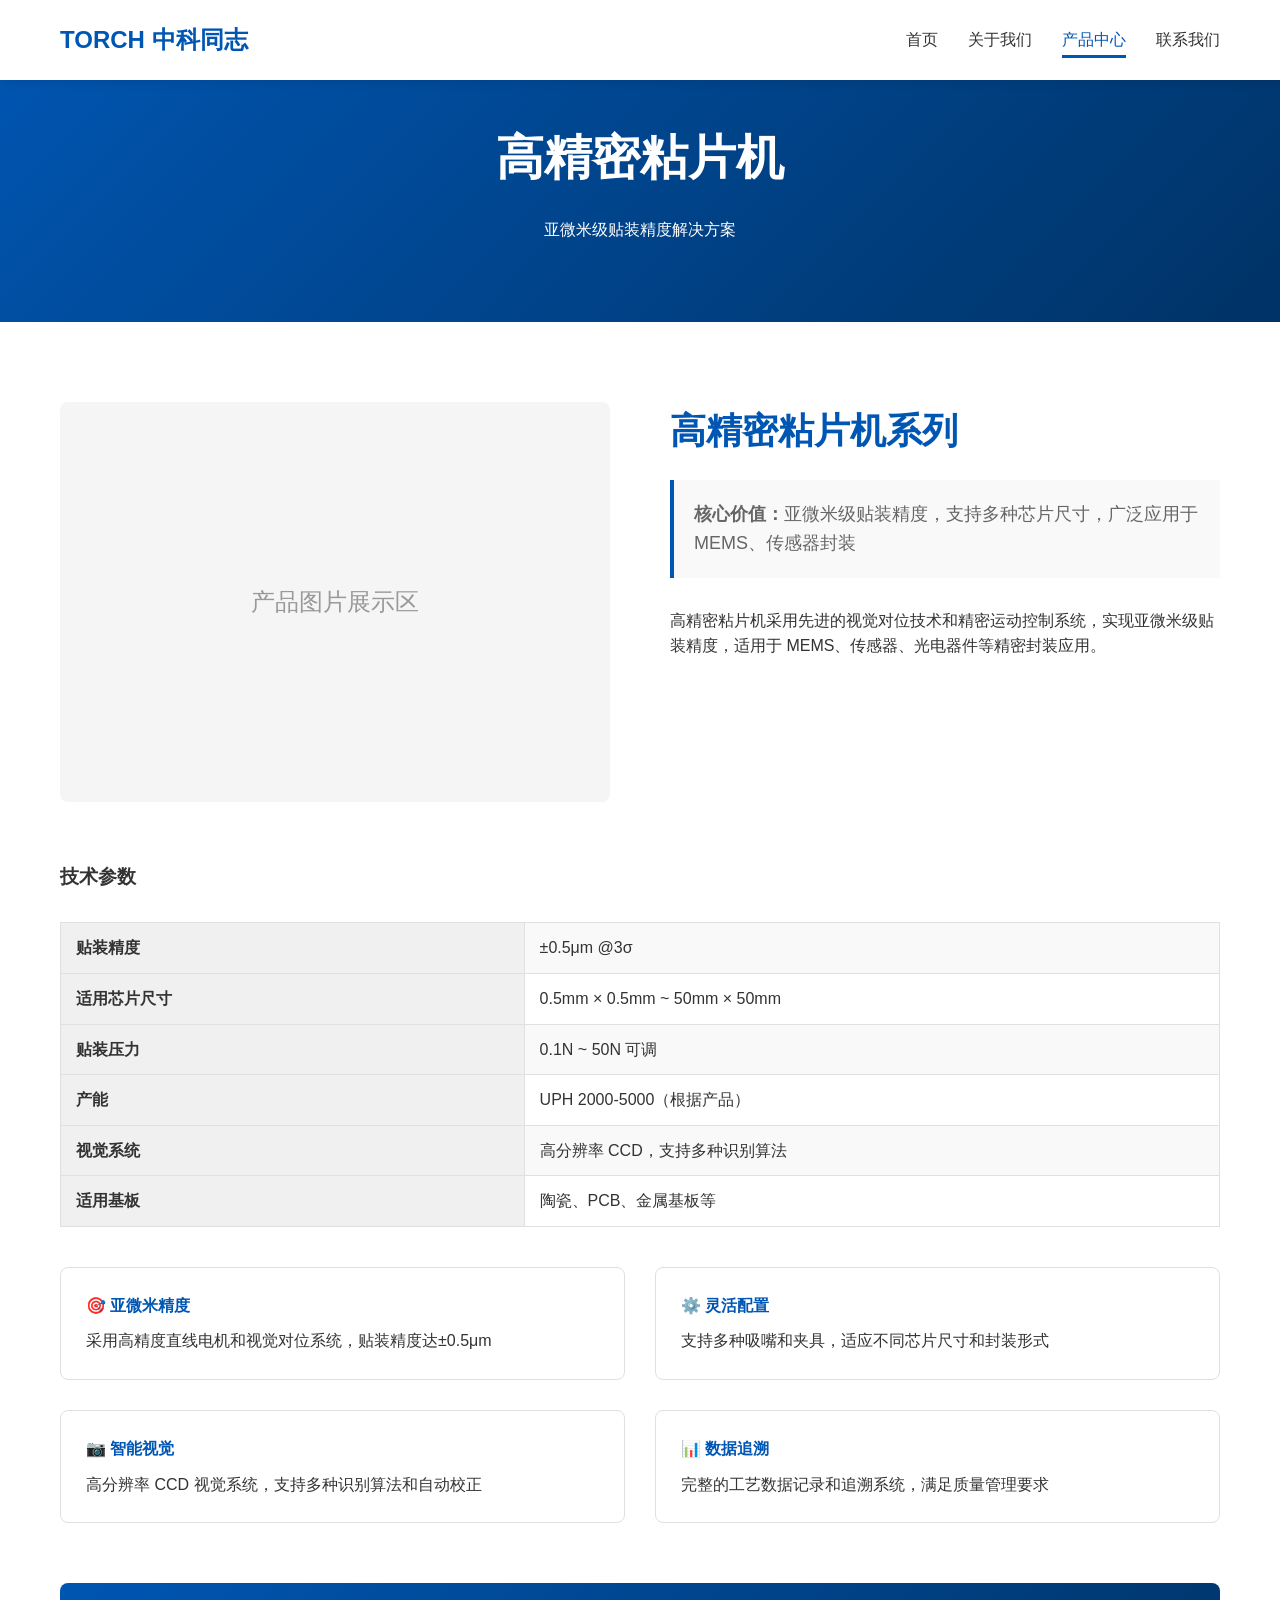
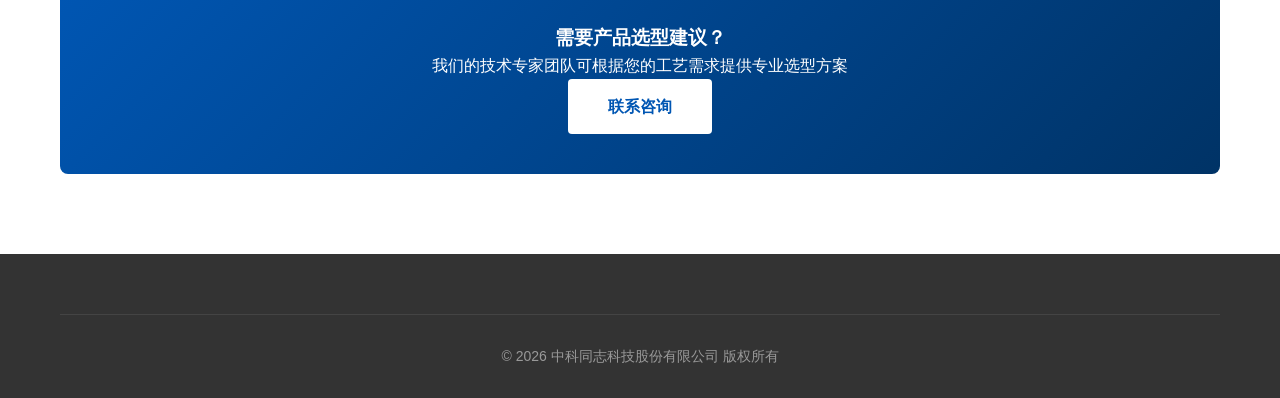
<file: products/die-bonder/index.html>
<!DOCTYPE html>
<html lang="zh-CN">
<head>
    <meta charset="UTF-8">
    <meta name="viewport" content="width=device-width, initial-scale=1.0">
    <title>高精密粘片机 - 中科同志科技（TORCH）</title>
    <link rel="stylesheet" href="/css/style.css">
    <style>
        .page-header { background: linear-gradient(135deg, #0056B3 0%, #003366 100%); color: white; padding: 120px 0 80px; text-align: center; }
        .page-header h1 { font-size: 48px; margin-bottom: 20px; }
        .product-detail { padding: 80px 0; }
        .product-main { display: grid; grid-template-columns: 1fr 1fr; gap: 60px; margin-bottom: 60px; }
        .product-image { background: #f5f5f5; height: 400px; border-radius: 8px; display: flex; align-items: center; justify-content: center; font-size: 24px; color: #999; }
        .product-info h2 { font-size: 36px; color: #0056B3; margin-bottom: 20px; }
        .product-value { font-size: 18px; color: #666; margin-bottom: 30px; padding: 20px; background: #f9f9f9; border-left: 4px solid #0056B3; }
        .specs-table { width: 100%; border-collapse: collapse; margin: 30px 0; }
        .specs-table tr:nth-child(odd) { background: #f9f9f9; }
        .specs-table td { padding: 12px 15px; border: 1px solid #e0e0e0; }
        .specs-table td:first-child { font-weight: 600; width: 40%; background: #f0f0f0; }
        .features-grid { display: grid; grid-template-columns: repeat(2, 1fr); gap: 30px; margin: 40px 0; }
        .feature-item { padding: 25px; background: white; border: 1px solid #e0e0e0; border-radius: 8px; }
        .feature-item h4 { color: #0056B3; margin-bottom: 10px; }
        .cta-box { background: linear-gradient(135deg, #0056B3 0%, #003366 100%); color: white; padding: 40px; border-radius: 8px; text-align: center; margin-top: 60px; }
        .btn-white { display: inline-block; padding: 15px 40px; background: white; color: #0056B3; border-radius: 4px; font-weight: 600; text-decoration: none; }
        @media (max-width: 992px) { .product-main, .features-grid { grid-template-columns: 1fr; } }
    </style>
</head>
<body>
    <nav class="navbar"><div class="container"><span class="logo-text" style="display:block">TORCH 中科同志</span><ul class="nav-menu"><li><a href="/">首页</a></li><li><a href="/about/">关于我们</a></li><li><a href="/products/" class="active">产品中心</a></li><li><a href="/contact/">联系我们</a></li></ul></div></nav>
    <section class="page-header"><div class="container"><h1>高精密粘片机</h1><p>亚微米级贴装精度解决方案</p></div></section>
    <section class="product-detail">
        <div class="container">
            <div class="product-main">
                <div class="product-image">产品图片展示区</div>
                <div class="product-info">
                    <h2>高精密粘片机系列</h2>
                    <div class="product-value"><strong>核心价值：</strong>亚微米级贴装精度，支持多种芯片尺寸，广泛应用于 MEMS、传感器封装</div>
                    <p>高精密粘片机采用先进的视觉对位技术和精密运动控制系统，实现亚微米级贴装精度，适用于 MEMS、传感器、光电器件等精密封装应用。</p>
                </div>
            </div>
            <h3>技术参数</h3>
            <table class="specs-table">
                <tr><td>贴装精度</td><td>±0.5μm @3σ</td></tr>
                <tr><td>适用芯片尺寸</td><td>0.5mm × 0.5mm ~ 50mm × 50mm</td></tr>
                <tr><td>贴装压力</td><td>0.1N ~ 50N 可调</td></tr>
                <tr><td>产能</td><td>UPH 2000-5000（根据产品）</td></tr>
                <tr><td>视觉系统</td><td>高分辨率 CCD，支持多种识别算法</td></tr>
                <tr><td>适用基板</td><td>陶瓷、PCB、金属基板等</td></tr>
            </table>
            <div class="features-grid">
                <div class="feature-item"><h4>🎯 亚微米精度</h4><p>采用高精度直线电机和视觉对位系统，贴装精度达±0.5μm</p></div>
                <div class="feature-item"><h4>⚙️ 灵活配置</h4><p>支持多种吸嘴和夹具，适应不同芯片尺寸和封装形式</p></div>
                <div class="feature-item"><h4>📷 智能视觉</h4><p>高分辨率 CCD 视觉系统，支持多种识别算法和自动校正</p></div>
                <div class="feature-item"><h4>📊 数据追溯</h4><p>完整的工艺数据记录和追溯系统，满足质量管理要求</p></div>
            </div>
            <div class="cta-box"><h3>需要产品选型建议？</h3><p>我们的技术专家团队可根据您的工艺需求提供专业选型方案</p><a href="/contact/" class="btn-white">联系咨询</a></div>
        </div>
    </section>
    <footer class="footer"><div class="container"><div class="footer-bottom"><p>&copy; 2026 中科同志科技股份有限公司 版权所有</p></div></div></footer>
    <script src="/js/main.js"></script>
</body>
</html>
</file>
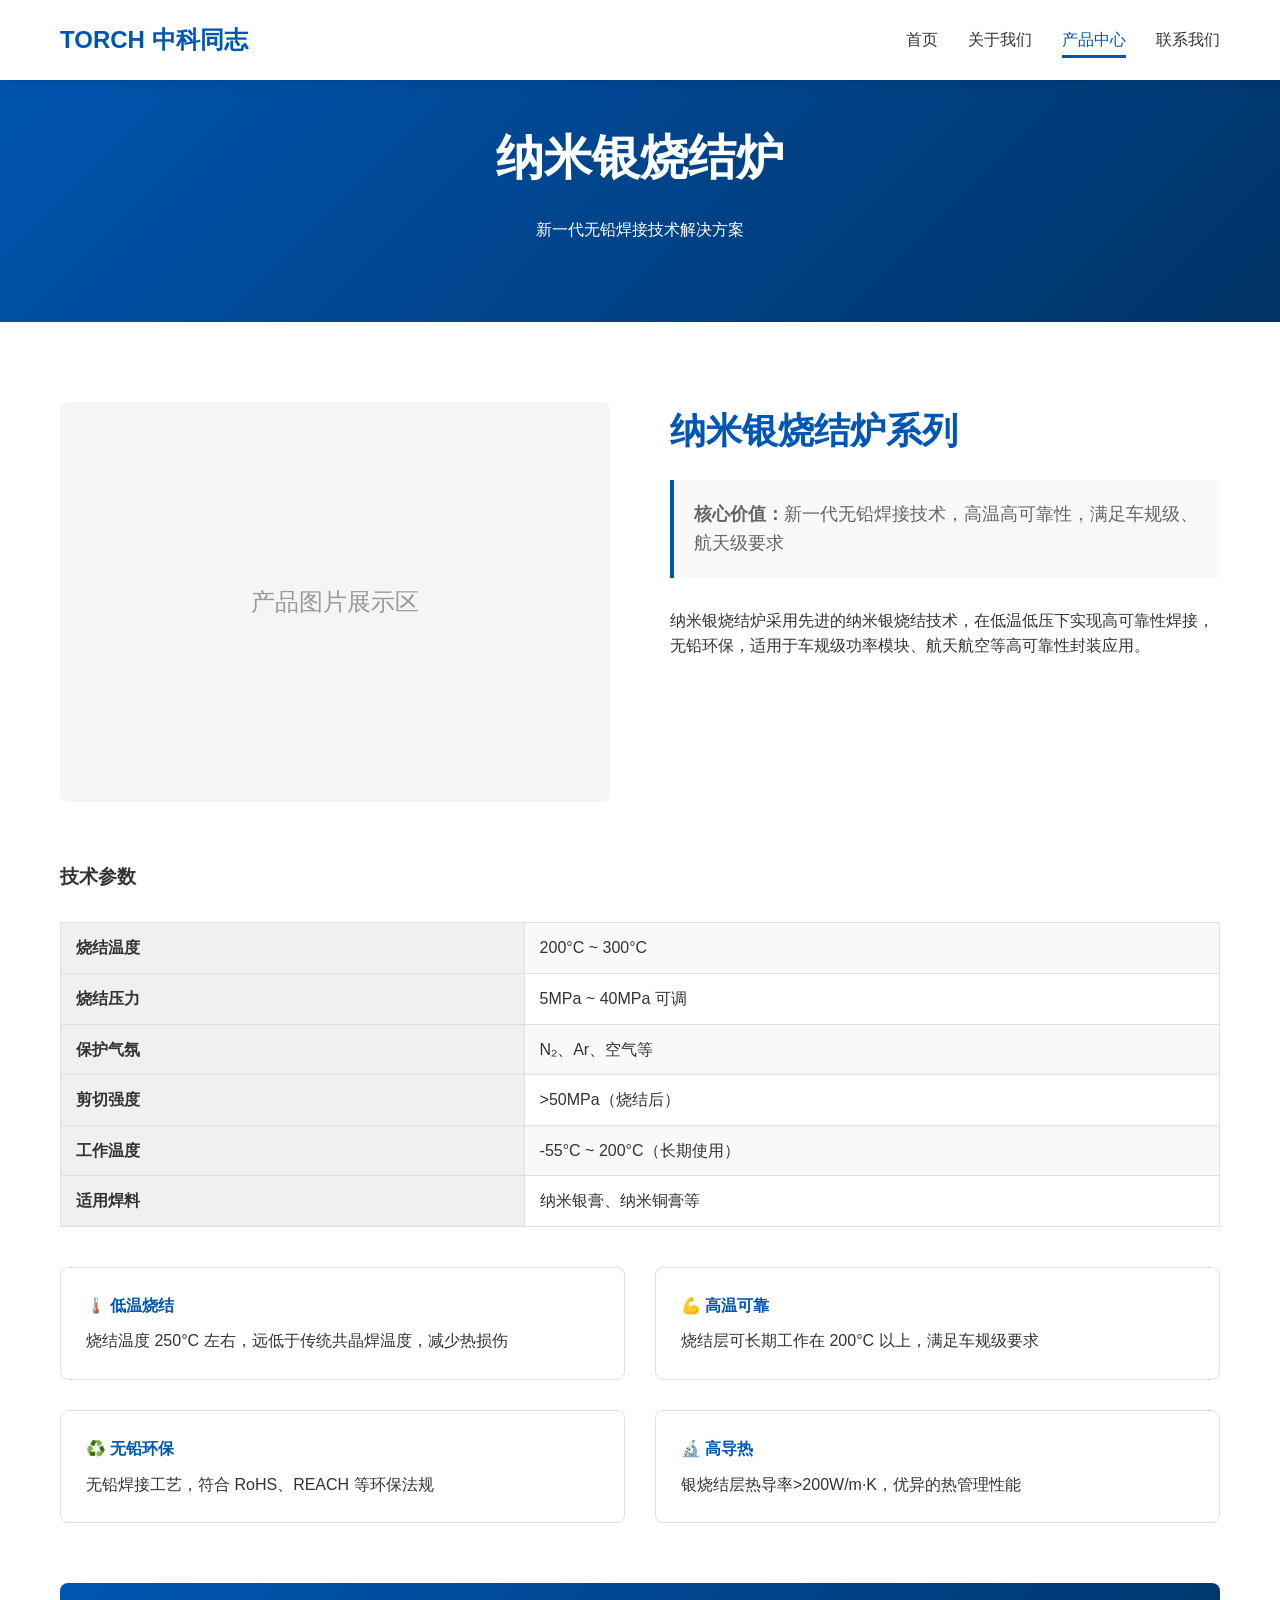
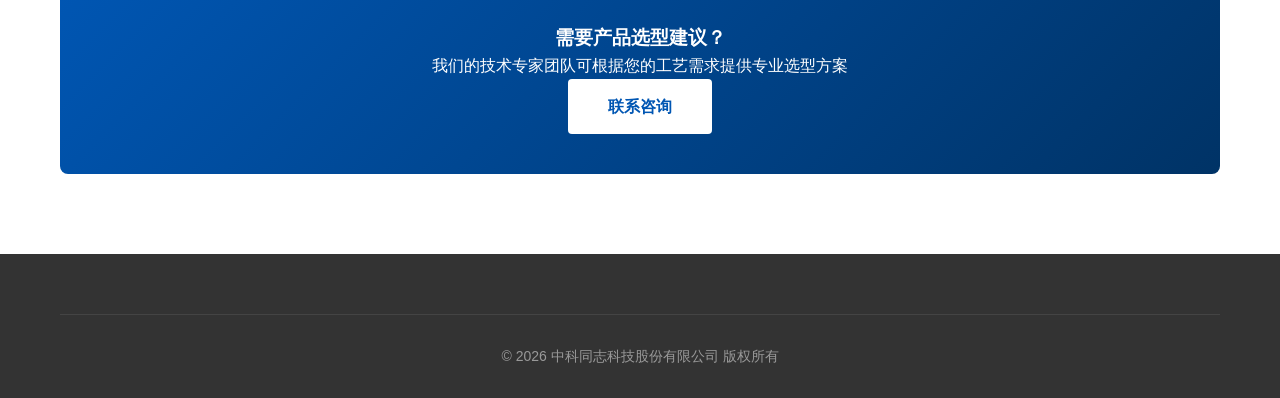
<file: products/silver-sintering/index.html>
<!DOCTYPE html>
<html lang="zh-CN">
<head>
    <meta charset="UTF-8">
    <meta name="viewport" content="width=device-width, initial-scale=1.0">
    <title>纳米银烧结炉 - 中科同志科技（TORCH）</title>
    <link rel="stylesheet" href="/css/style.css">
    <style>
        .page-header { background: linear-gradient(135deg, #0056B3 0%, #003366 100%); color: white; padding: 120px 0 80px; text-align: center; }
        .page-header h1 { font-size: 48px; margin-bottom: 20px; }
        .product-detail { padding: 80px 0; }
        .product-main { display: grid; grid-template-columns: 1fr 1fr; gap: 60px; margin-bottom: 60px; }
        .product-image { background: #f5f5f5; height: 400px; border-radius: 8px; display: flex; align-items: center; justify-content: center; font-size: 24px; color: #999; }
        .product-info h2 { font-size: 36px; color: #0056B3; margin-bottom: 20px; }
        .product-value { font-size: 18px; color: #666; margin-bottom: 30px; padding: 20px; background: #f9f9f9; border-left: 4px solid #0056B3; }
        .specs-table { width: 100%; border-collapse: collapse; margin: 30px 0; }
        .specs-table tr:nth-child(odd) { background: #f9f9f9; }
        .specs-table td { padding: 12px 15px; border: 1px solid #e0e0e0; }
        .specs-table td:first-child { font-weight: 600; width: 40%; background: #f0f0f0; }
        .features-grid { display: grid; grid-template-columns: repeat(2, 1fr); gap: 30px; margin: 40px 0; }
        .feature-item { padding: 25px; background: white; border: 1px solid #e0e0e0; border-radius: 8px; }
        .feature-item h4 { color: #0056B3; margin-bottom: 10px; }
        .cta-box { background: linear-gradient(135deg, #0056B3 0%, #003366 100%); color: white; padding: 40px; border-radius: 8px; text-align: center; margin-top: 60px; }
        .btn-white { display: inline-block; padding: 15px 40px; background: white; color: #0056B3; border-radius: 4px; font-weight: 600; text-decoration: none; }
        @media (max-width: 992px) { .product-main, .features-grid { grid-template-columns: 1fr; } }
    </style>
</head>
<body>
    <nav class="navbar"><div class="container"><span class="logo-text" style="display:block">TORCH 中科同志</span><ul class="nav-menu"><li><a href="/">首页</a></li><li><a href="/about/">关于我们</a></li><li><a href="/products/" class="active">产品中心</a></li><li><a href="/contact/">联系我们</a></li></ul></div></nav>
    <section class="page-header"><div class="container"><h1>纳米银烧结炉</h1><p>新一代无铅焊接技术解决方案</p></div></section>
    <section class="product-detail">
        <div class="container">
            <div class="product-main">
                <div class="product-image">产品图片展示区</div>
                <div class="product-info">
                    <h2>纳米银烧结炉系列</h2>
                    <div class="product-value"><strong>核心价值：</strong>新一代无铅焊接技术，高温高可靠性，满足车规级、航天级要求</div>
                    <p>纳米银烧结炉采用先进的纳米银烧结技术，在低温低压下实现高可靠性焊接，无铅环保，适用于车规级功率模块、航天航空等高可靠性封装应用。</p>
                </div>
            </div>
            <h3>技术参数</h3>
            <table class="specs-table">
                <tr><td>烧结温度</td><td>200°C ~ 300°C</td></tr>
                <tr><td>烧结压力</td><td>5MPa ~ 40MPa 可调</td></tr>
                <tr><td>保护气氛</td><td>N₂、Ar、空气等</td></tr>
                <tr><td>剪切强度</td><td>>50MPa（烧结后）</td></tr>
                <tr><td>工作温度</td><td>-55°C ~ 200°C（长期使用）</td></tr>
                <tr><td>适用焊料</td><td>纳米银膏、纳米铜膏等</td></tr>
            </table>
            <div class="features-grid">
                <div class="feature-item"><h4>🌡️ 低温烧结</h4><p>烧结温度 250°C 左右，远低于传统共晶焊温度，减少热损伤</p></div>
                <div class="feature-item"><h4>💪 高温可靠</h4><p>烧结层可长期工作在 200°C 以上，满足车规级要求</p></div>
                <div class="feature-item"><h4>♻️ 无铅环保</h4><p>无铅焊接工艺，符合 RoHS、REACH 等环保法规</p></div>
                <div class="feature-item"><h4>🔬 高导热</h4><p>银烧结层热导率>200W/m·K，优异的热管理性能</p></div>
            </div>
            <div class="cta-box"><h3>需要产品选型建议？</h3><p>我们的技术专家团队可根据您的工艺需求提供专业选型方案</p><a href="/contact/" class="btn-white">联系咨询</a></div>
        </div>
    </section>
    <footer class="footer"><div class="container"><div class="footer-bottom"><p>&copy; 2026 中科同志科技股份有限公司 版权所有</p></div></div></footer>
    <script src="/js/main.js"></script>
</body>
</html>
</file>
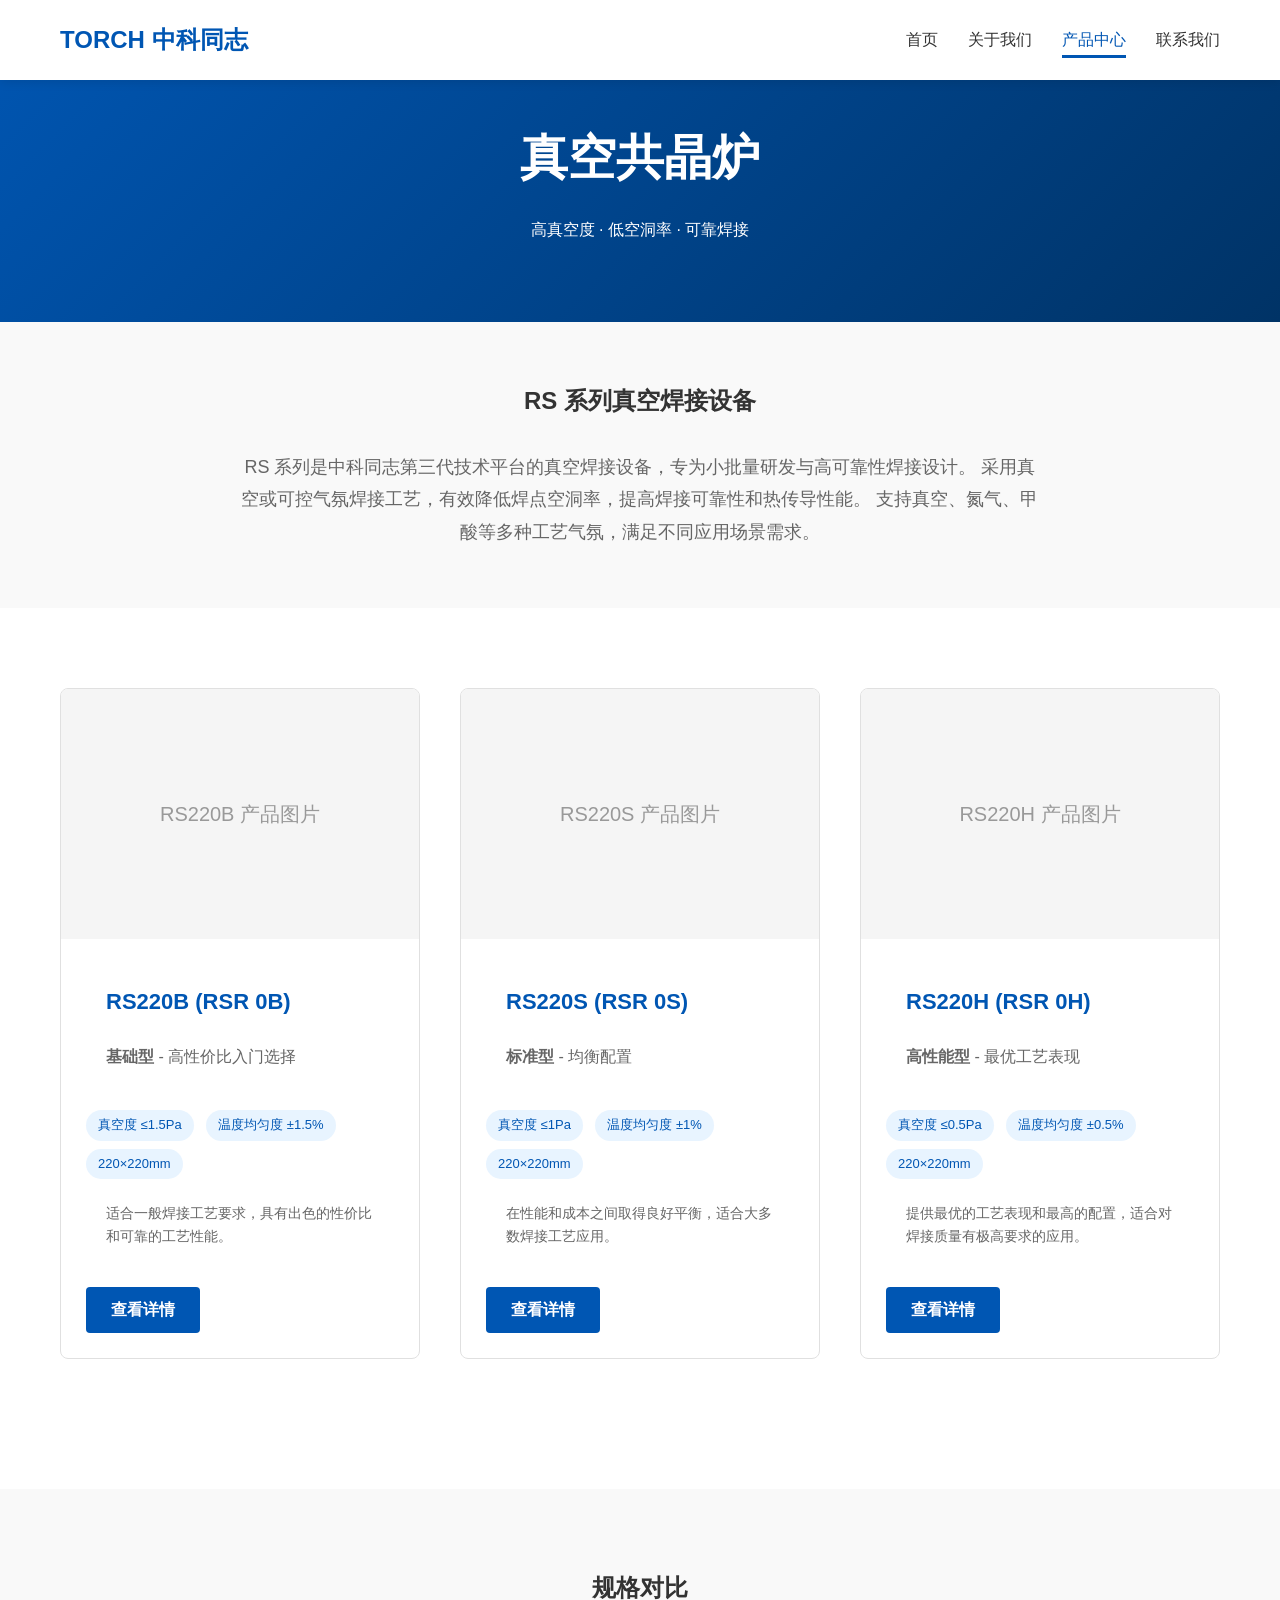
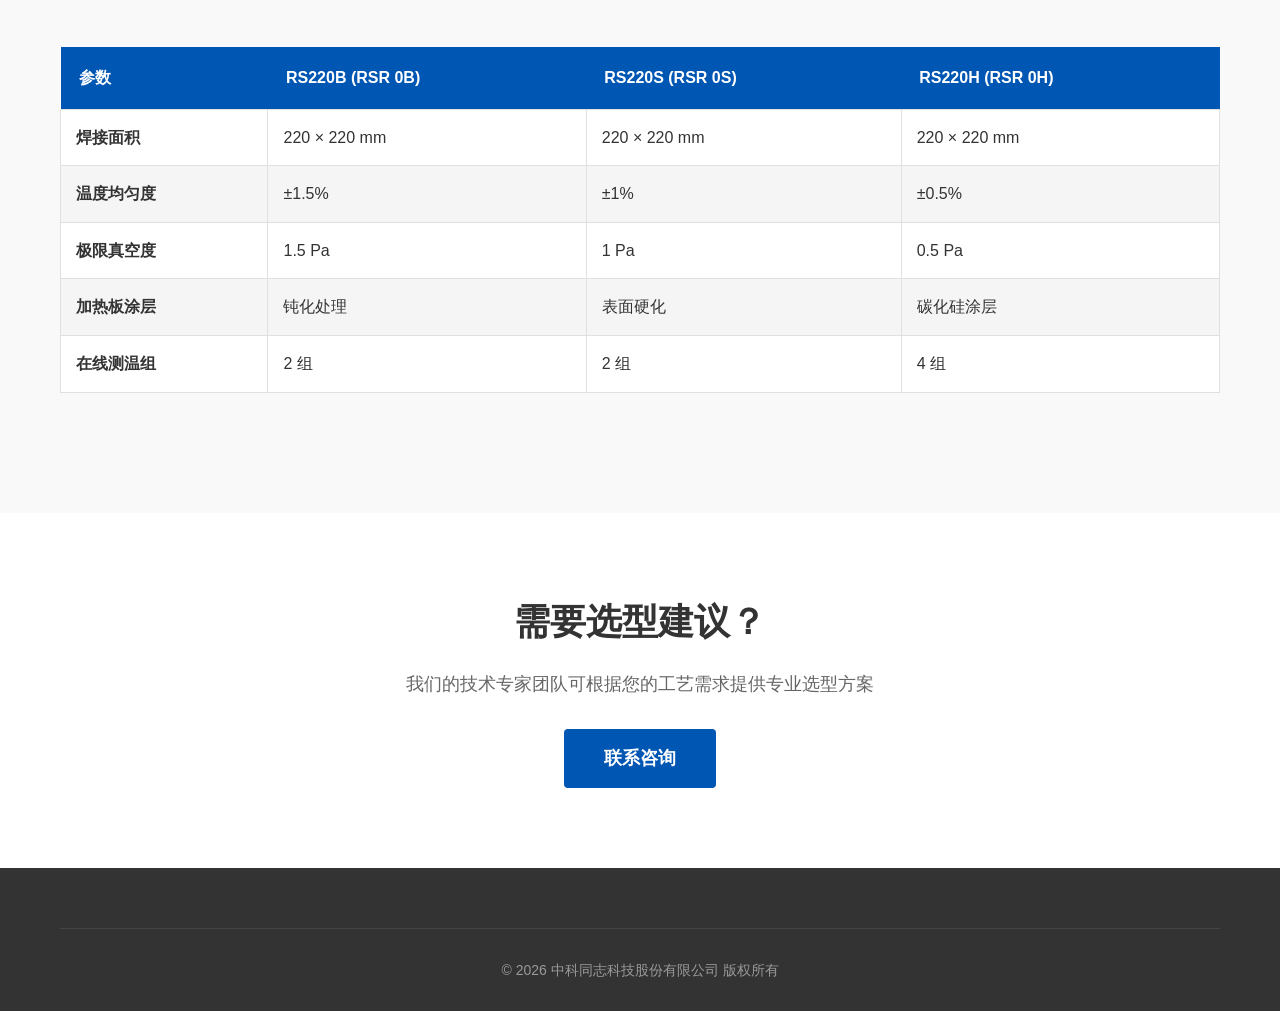
<file: products/vacuum-eutectic/index.html>
<!DOCTYPE html>
<html lang="zh-CN">
<head>
    <meta charset="UTF-8">
    <meta name="viewport" content="width=device-width, initial-scale=1.0">
    <meta name="description" content="真空共晶炉 - 中科同志科技提供高真空度、低空洞率的真空焊接解决方案">
    <title>真空共晶炉 - 中科同志科技（TORCH）</title>
    <link rel="stylesheet" href="/css/style.css">
    <style>
        .page-header { background: linear-gradient(135deg, #0056B3 0%, #003366 100%); color: white; padding: 120px 0 80px; text-align: center; }
        .page-header h1 { font-size: 48px; margin-bottom: 20px; }
        .category-intro { padding: 60px 0; background: #f9f9f9; }
        .products-grid { display: grid; grid-template-columns: repeat(3, 1fr); gap: 40px; padding: 80px 0; }
        .product-card { background: white; border: 1px solid #e0e0e0; border-radius: 8px; overflow: hidden; transition: transform 0.3s, box-shadow 0.3s; }
        .product-card:hover { transform: translateY(-5px); box-shadow: 0 10px 30px rgba(0,0,0,0.1); }
        .product-image { height: 250px; background: #f5f5f5; display: flex; align-items: center; justify-content: center; font-size: 20px; color: #999; }
        .product-info { padding: 25px; }
        .product-info h3 { color: #0056B3; margin-bottom: 15px; font-size: 22px; }
        .product-info p { color: #666; line-height: 1.6; margin-bottom: 20px; }
        .product-tag { display: inline-block; padding: 5px 12px; background: #e8f4ff; color: #0056B3; border-radius: 20px; font-size: 13px; margin-right: 8px; margin-bottom: 8px; }
        .btn-link { display: inline-block; padding: 10px 25px; background: #0056B3; color: white; border-radius: 4px; text-decoration: none; font-weight: 600; }
        .btn-link:hover { background: #003366; }
        .specs-comparison { padding: 80px 0; background: #f9f9f9; }
        .comparison-table { width: 100%; border-collapse: collapse; margin: 40px 0; background: white; }
        .comparison-table th { background: #0056B3; color: white; padding: 18px; text-align: left; }
        .comparison-table td { padding: 15px; border: 1px solid #e0e0e0; }
        .comparison-table tr:nth-child(even) { background: #f5f5f5; }
        .comparison-table tr:hover { background: #e8f4ff; }
        .cta-section { padding: 80px 0; text-align: center; }
        .cta-section h2 { font-size: 36px; color: #333; margin-bottom: 20px; }
        .cta-section p { font-size: 18px; color: #666; margin-bottom: 30px; }
        @media (max-width: 992px) { .products-grid { grid-template-columns: 1fr; } }
    </style>
</head>
<body>
    <nav class="navbar">
        <div class="container">
            <span class="logo-text" style="display:block">TORCH 中科同志</span>
            <ul class="nav-menu">
                <li><a href="/">首页</a></li>
                <li><a href="/about/">关于我们</a></li>
                <li><a href="/products/" class="active">产品中心</a></li>
                <li><a href="/contact/">联系我们</a></li>
            </ul>
        </div>
    </nav>

    <section class="page-header">
        <div class="container">
            <h1>真空共晶炉</h1>
            <p>高真空度 · 低空洞率 · 可靠焊接</p>
        </div>
    </section>

    <section class="category-intro">
        <div class="container">
            <h2 style="text-align:center;margin-bottom:30px;color:#333">RS 系列真空焊接设备</h2>
            <p style="text-align:center;max-width:800px;margin:0 auto;font-size:18px;color:#666;line-height:1.8">
                RS 系列是中科同志第三代技术平台的真空焊接设备，专为小批量研发与高可靠性焊接设计。
                采用真空或可控气氛焊接工艺，有效降低焊点空洞率，提高焊接可靠性和热传导性能。
                支持真空、氮气、甲酸等多种工艺气氛，满足不同应用场景需求。
            </p>
        </div>
    </section>

    <section class="products-grid-section">
        <div class="container">
            <div class="products-grid">
                <div class="product-card">
                    <div class="product-image">RS220B 产品图片</div>
                    <div class="product-info">
                        <h3>RS220B (RSR 0B)</h3>
                        <p><strong>基础型</strong> - 高性价比入门选择</p>
                        <div>
                            <span class="product-tag">真空度 ≤1.5Pa</span>
                            <span class="product-tag">温度均匀度 ±1.5%</span>
                            <span class="product-tag">220×220mm</span>
                        </div>
                        <p style="margin-top:15px;font-size:14px;color:#666">适合一般焊接工艺要求，具有出色的性价比和可靠的工艺性能。</p>
                        <a href="/products/vacuum-eutectic/rs-series/rs220b/" class="btn-link">查看详情</a>
                    </div>
                </div>

                <div class="product-card">
                    <div class="product-image">RS220S 产品图片</div>
                    <div class="product-info">
                        <h3>RS220S (RSR 0S)</h3>
                        <p><strong>标准型</strong> - 均衡配置</p>
                        <div>
                            <span class="product-tag">真空度 ≤1Pa</span>
                            <span class="product-tag">温度均匀度 ±1%</span>
                            <span class="product-tag">220×220mm</span>
                        </div>
                        <p style="margin-top:15px;font-size:14px;color:#666">在性能和成本之间取得良好平衡，适合大多数焊接工艺应用。</p>
                        <a href="/products/vacuum-eutectic/rs-series/rs220s/" class="btn-link">查看详情</a>
                    </div>
                </div>

                <div class="product-card">
                    <div class="product-image">RS220H 产品图片</div>
                    <div class="product-info">
                        <h3>RS220H (RSR 0H)</h3>
                        <p><strong>高性能型</strong> - 最优工艺表现</p>
                        <div>
                            <span class="product-tag">真空度 ≤0.5Pa</span>
                            <span class="product-tag">温度均匀度 ±0.5%</span>
                            <span class="product-tag">220×220mm</span>
                        </div>
                        <p style="margin-top:15px;font-size:14px;color:#666">提供最优的工艺表现和最高的配置，适合对焊接质量有极高要求的应用。</p>
                        <a href="/products/vacuum-eutectic/rs-series/rs220h/" class="btn-link">查看详情</a>
                    </div>
                </div>
            </div>
        </div>
    </section>

    <section class="specs-comparison">
        <div class="container">
            <h2 style="text-align:center;margin-bottom:40px;color:#333">规格对比</h2>
            <table class="comparison-table">
                <thead>
                    <tr>
                        <th>参数</th>
                        <th>RS220B (RSR 0B)</th>
                        <th>RS220S (RSR 0S)</th>
                        <th>RS220H (RSR 0H)</th>
                    </tr>
                </thead>
                <tbody>
                    <tr>
                        <td><strong>焊接面积</strong></td>
                        <td>220 × 220 mm</td>
                        <td>220 × 220 mm</td>
                        <td>220 × 220 mm</td>
                    </tr>
                    <tr>
                        <td><strong>温度均匀度</strong></td>
                        <td>±1.5%</td>
                        <td>±1%</td>
                        <td>±0.5%</td>
                    </tr>
                    <tr>
                        <td><strong>极限真空度</strong></td>
                        <td>1.5 Pa</td>
                        <td>1 Pa</td>
                        <td>0.5 Pa</td>
                    </tr>
                    <tr>
                        <td><strong>加热板涂层</strong></td>
                        <td>钝化处理</td>
                        <td>表面硬化</td>
                        <td>碳化硅涂层</td>
                    </tr>
                    <tr>
                        <td><strong>在线测温组</strong></td>
                        <td>2 组</td>
                        <td>2 组</td>
                        <td>4 组</td>
                    </tr>
                </tbody>
            </table>
        </div>
    </section>

    <section class="cta-section">
        <div class="container">
            <h2>需要选型建议？</h2>
            <p>我们的技术专家团队可根据您的工艺需求提供专业选型方案</p>
            <a href="/contact/" class="btn-link" style="padding:15px 40px;font-size:18px">联系咨询</a>
        </div>
    </section>

    <footer class="footer">
        <div class="container">
            <div class="footer-bottom">
                <p>&copy; 2026 中科同志科技股份有限公司 版权所有</p>
            </div>
        </div>
    </footer>

    <script src="/js/main.js"></script>
</body>
</html>
</file>
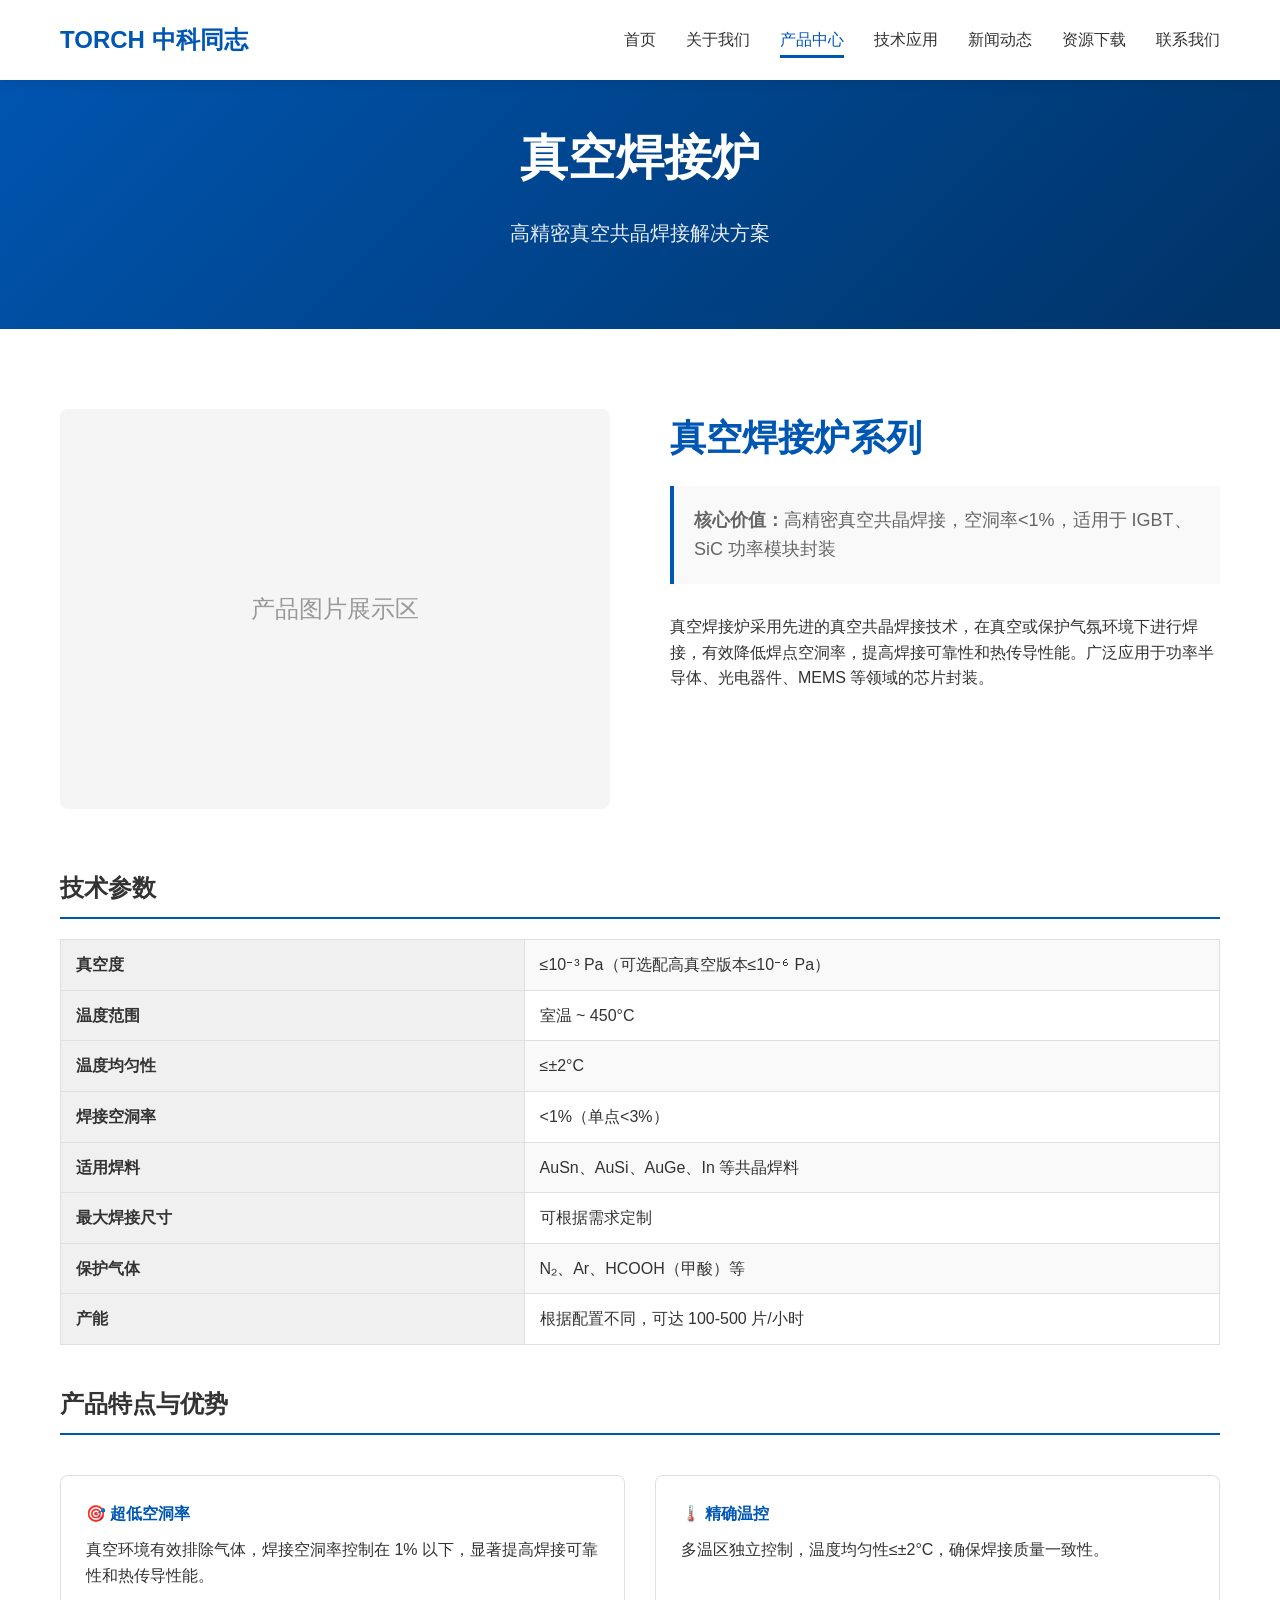
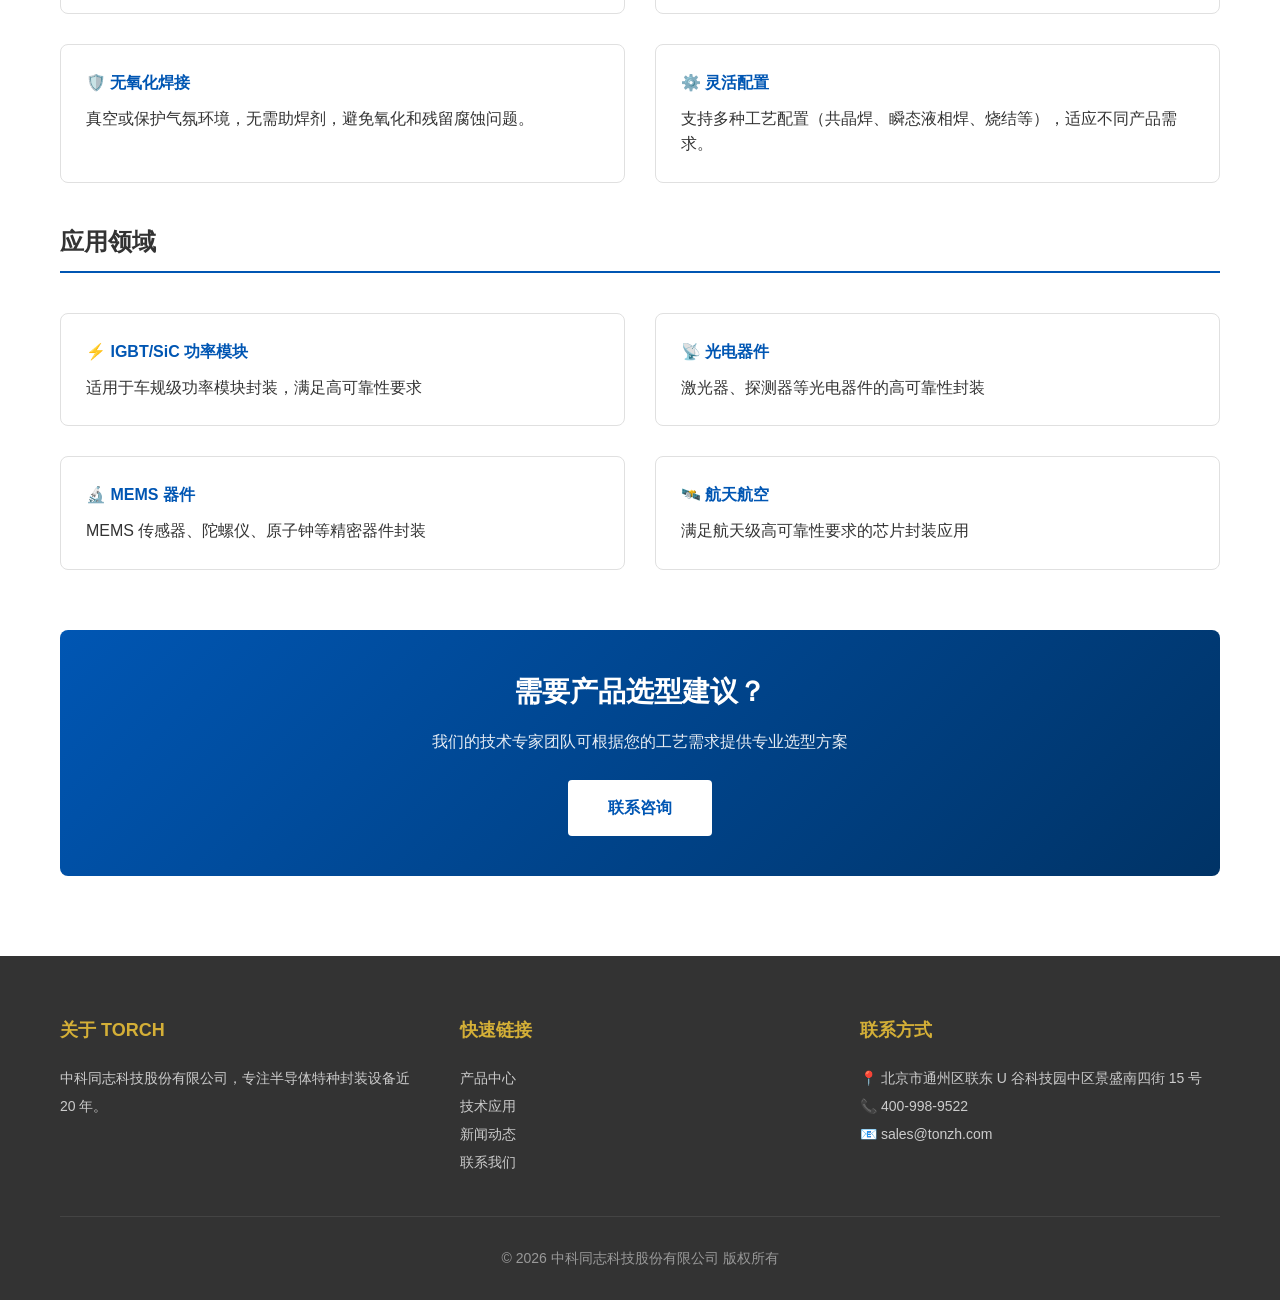
<file: products/vacuum-soldering/index.html>
<!DOCTYPE html>
<html lang="zh-CN">
<head>
    <meta charset="UTF-8">
    <meta name="viewport" content="width=device-width, initial-scale=1.0">
    <meta name="description" content="真空焊接炉 - 高精密真空共晶焊接，空洞率<1%，适用于 IGBT、SiC 功率模块封装">
    <title>真空焊接炉 - 中科同志科技（TORCH）</title>
    <link rel="stylesheet" href="/css/style.css">
    <style>
        .page-header {
            background: linear-gradient(135deg, #0056B3 0%, #003366 100%);
            color: white;
            padding: 120px 0 80px;
            text-align: center;
        }
        .page-header h1 { font-size: 48px; margin-bottom: 20px; }
        .page-header p { font-size: 20px; opacity: 0.9; }
        .product-detail { padding: 80px 0; }
        .product-main {
            display: grid;
            grid-template-columns: 1fr 1fr;
            gap: 60px;
            margin-bottom: 60px;
        }
        .product-image {
            background: #f5f5f5;
            height: 400px;
            border-radius: 8px;
            display: flex;
            align-items: center;
            justify-content: center;
            font-size: 24px;
            color: #999;
        }
        .product-info h2 {
            font-size: 36px;
            color: #0056B3;
            margin-bottom: 20px;
        }
        .product-value {
            font-size: 18px;
            color: #666;
            margin-bottom: 30px;
            padding: 20px;
            background: #f9f9f9;
            border-left: 4px solid #0056B3;
        }
        .product-specs {
            margin: 40px 0;
        }
        .product-specs h3 {
            font-size: 24px;
            color: #333;
            margin-bottom: 20px;
            border-bottom: 2px solid #0056B3;
            padding-bottom: 10px;
        }
        .specs-table {
            width: 100%;
            border-collapse: collapse;
        }
        .specs-table tr:nth-child(odd) { background: #f9f9f9; }
        .specs-table td {
            padding: 12px 15px;
            border: 1px solid #e0e0e0;
        }
        .specs-table td:first-child {
            font-weight: 600;
            width: 40%;
            background: #f0f0f0;
        }
        .features-grid {
            display: grid;
            grid-template-columns: repeat(2, 1fr);
            gap: 30px;
            margin: 40px 0;
        }
        .feature-item {
            padding: 25px;
            background: white;
            border: 1px solid #e0e0e0;
            border-radius: 8px;
        }
        .feature-item h4 {
            color: #0056B3;
            margin-bottom: 10px;
        }
        .cta-box {
            background: linear-gradient(135deg, #0056B3 0%, #003366 100%);
            color: white;
            padding: 40px;
            border-radius: 8px;
            text-align: center;
            margin-top: 60px;
        }
        .cta-box h3 { font-size: 28px; margin-bottom: 15px; }
        .cta-box p { margin-bottom: 25px; opacity: 0.9; }
        .btn-white {
            display: inline-block;
            padding: 15px 40px;
            background: white;
            color: #0056B3;
            border-radius: 4px;
            font-weight: 600;
            text-decoration: none;
        }
        @media (max-width: 992px) {
            .product-main,
            .features-grid {
                grid-template-columns: 1fr;
            }
        }
    </style>
</head>
<body>
    <!-- 导航栏 -->
    <nav class="navbar">
        <div class="container">
            <div class="logo">
                <span class="logo-text" style="display:block">TORCH 中科同志</span>
            </div>
            <ul class="nav-menu">
                <li><a href="/">首页</a></li>
                <li><a href="/about/">关于我们</a></li>
                <li><a href="/products/" class="active">产品中心</a></li>
                <li><a href="/applications/">技术应用</a></li>
                <li><a href="/news/">新闻动态</a></li>
                <li><a href="/resources/">资源下载</a></li>
                <li><a href="/contact/">联系我们</a></li>
            </ul>
        </div>
    </nav>

    <!-- 页面头部 -->
    <section class="page-header">
        <div class="container">
            <h1>真空焊接炉</h1>
            <p>高精密真空共晶焊接解决方案</p>
        </div>
    </section>

    <!-- 产品详情 -->
    <section class="product-detail">
        <div class="container">
            <div class="product-main">
                <div class="product-image">
                    产品图片展示区
                </div>
                <div class="product-info">
                    <h2>真空焊接炉系列</h2>
                    <div class="product-value">
                        <strong>核心价值：</strong>高精密真空共晶焊接，空洞率&lt;1%，适用于 IGBT、SiC 功率模块封装
                    </div>
                    <p>真空焊接炉采用先进的真空共晶焊接技术，在真空或保护气氛环境下进行焊接，有效降低焊点空洞率，提高焊接可靠性和热传导性能。广泛应用于功率半导体、光电器件、MEMS 等领域的芯片封装。</p>
                </div>
            </div>

            <!-- 技术参数 -->
            <div class="product-specs">
                <h3>技术参数</h3>
                <table class="specs-table">
                    <tr>
                        <td>真空度</td>
                        <td>≤10⁻³ Pa（可选配高真空版本≤10⁻⁶ Pa）</td>
                    </tr>
                    <tr>
                        <td>温度范围</td>
                        <td>室温 ~ 450°C</td>
                    </tr>
                    <tr>
                        <td>温度均匀性</td>
                        <td>≤±2°C</td>
                    </tr>
                    <tr>
                        <td>焊接空洞率</td>
                        <td>&lt;1%（单点&lt;3%）</td>
                    </tr>
                    <tr>
                        <td>适用焊料</td>
                        <td>AuSn、AuSi、AuGe、In 等共晶焊料</td>
                    </tr>
                    <tr>
                        <td>最大焊接尺寸</td>
                        <td>可根据需求定制</td>
                    </tr>
                    <tr>
                        <td>保护气体</td>
                        <td>N₂、Ar、HCOOH（甲酸）等</td>
                    </tr>
                    <tr>
                        <td>产能</td>
                        <td>根据配置不同，可达 100-500 片/小时</td>
                    </tr>
                </table>
            </div>

            <!-- 产品特点 -->
            <div class="product-specs">
                <h3>产品特点与优势</h3>
                <div class="features-grid">
                    <div class="feature-item">
                        <h4>🎯 超低空洞率</h4>
                        <p>真空环境有效排除气体，焊接空洞率控制在 1% 以下，显著提高焊接可靠性和热传导性能。</p>
                    </div>
                    <div class="feature-item">
                        <h4>🌡️ 精确温控</h4>
                        <p>多温区独立控制，温度均匀性≤±2°C，确保焊接质量一致性。</p>
                    </div>
                    <div class="feature-item">
                        <h4>🛡️ 无氧化焊接</h4>
                        <p>真空或保护气氛环境，无需助焊剂，避免氧化和残留腐蚀问题。</p>
                    </div>
                    <div class="feature-item">
                        <h4>⚙️ 灵活配置</h4>
                        <p>支持多种工艺配置（共晶焊、瞬态液相焊、烧结等），适应不同产品需求。</p>
                    </div>
                </div>
            </div>

            <!-- 应用领域 -->
            <div class="product-specs">
                <h3>应用领域</h3>
                <div class="features-grid">
                    <div class="feature-item">
                        <h4>⚡ IGBT/SiC 功率模块</h4>
                        <p>适用于车规级功率模块封装，满足高可靠性要求</p>
                    </div>
                    <div class="feature-item">
                        <h4>📡 光电器件</h4>
                        <p>激光器、探测器等光电器件的高可靠性封装</p>
                    </div>
                    <div class="feature-item">
                        <h4>🔬 MEMS 器件</h4>
                        <p>MEMS 传感器、陀螺仪、原子钟等精密器件封装</p>
                    </div>
                    <div class="feature-item">
                        <h4>🛰️ 航天航空</h4>
                        <p>满足航天级高可靠性要求的芯片封装应用</p>
                    </div>
                </div>
            </div>

            <!-- CTA -->
            <div class="cta-box">
                <h3>需要产品选型建议？</h3>
                <p>我们的技术专家团队可根据您的工艺需求提供专业选型方案</p>
                <a href="/contact/" class="btn-white">联系咨询</a>
            </div>
        </div>
    </section>

    <!-- 页脚 -->
    <footer class="footer">
        <div class="container">
            <div class="footer-grid">
                <div class="footer-section">
                    <h4>关于 TORCH</h4>
                    <p>中科同志科技股份有限公司，专注半导体特种封装设备近 20 年。</p>
                </div>
                <div class="footer-section">
                    <h4>快速链接</h4>
                    <ul>
                        <li><a href="/products/">产品中心</a></li>
                        <li><a href="/applications/">技术应用</a></li>
                        <li><a href="/news/">新闻动态</a></li>
                        <li><a href="/contact/">联系我们</a></li>
                    </ul>
                </div>
                <div class="footer-section">
                    <h4>联系方式</h4>
                    <ul>
                        <li>📍 北京市通州区联东 U 谷科技园中区景盛南四街 15 号</li>
                        <li>📞 400-998-9522</li>
                        <li>📧 sales@tonzh.com</li>
                    </ul>
                </div>
            </div>
            <div class="footer-bottom">
                <p>&copy; 2026 中科同志科技股份有限公司 版权所有</p>
            </div>
        </div>
    </footer>

    <script src="/js/main.js"></script>
</body>
</html>
</file>
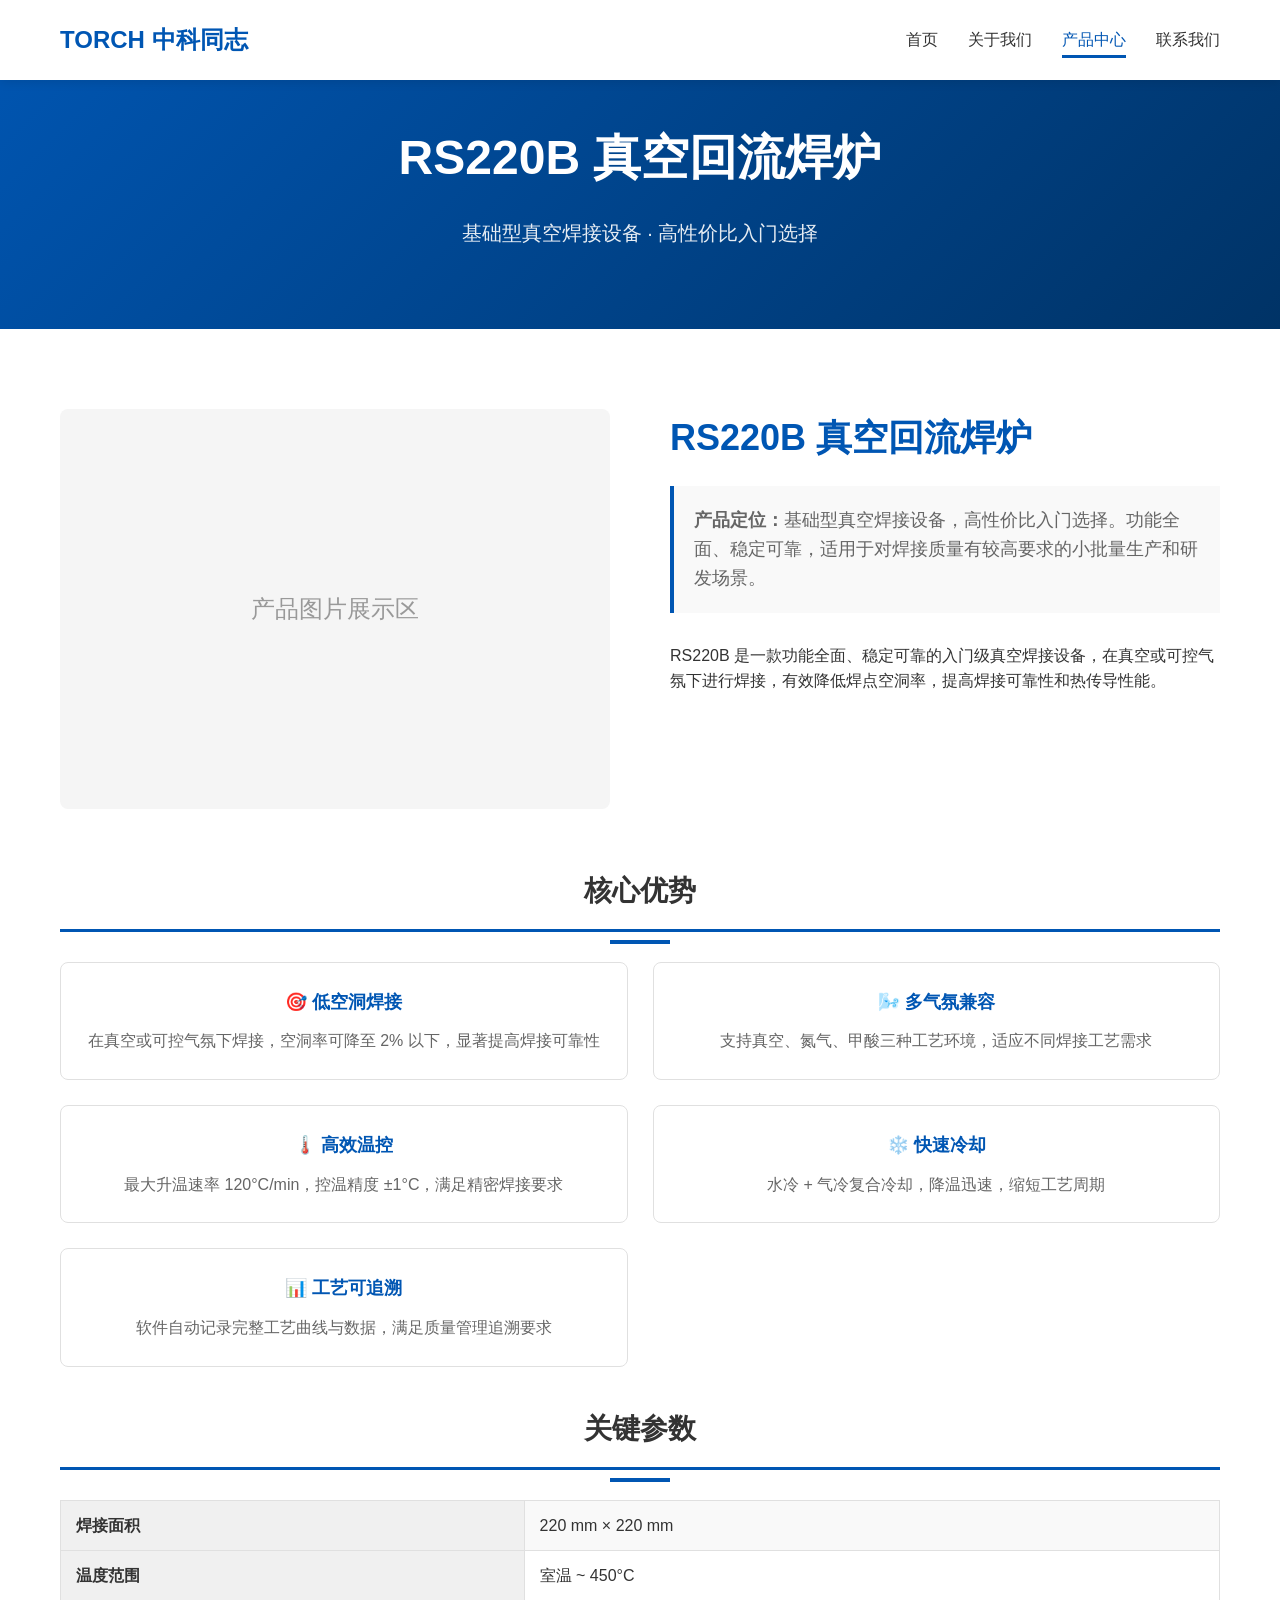
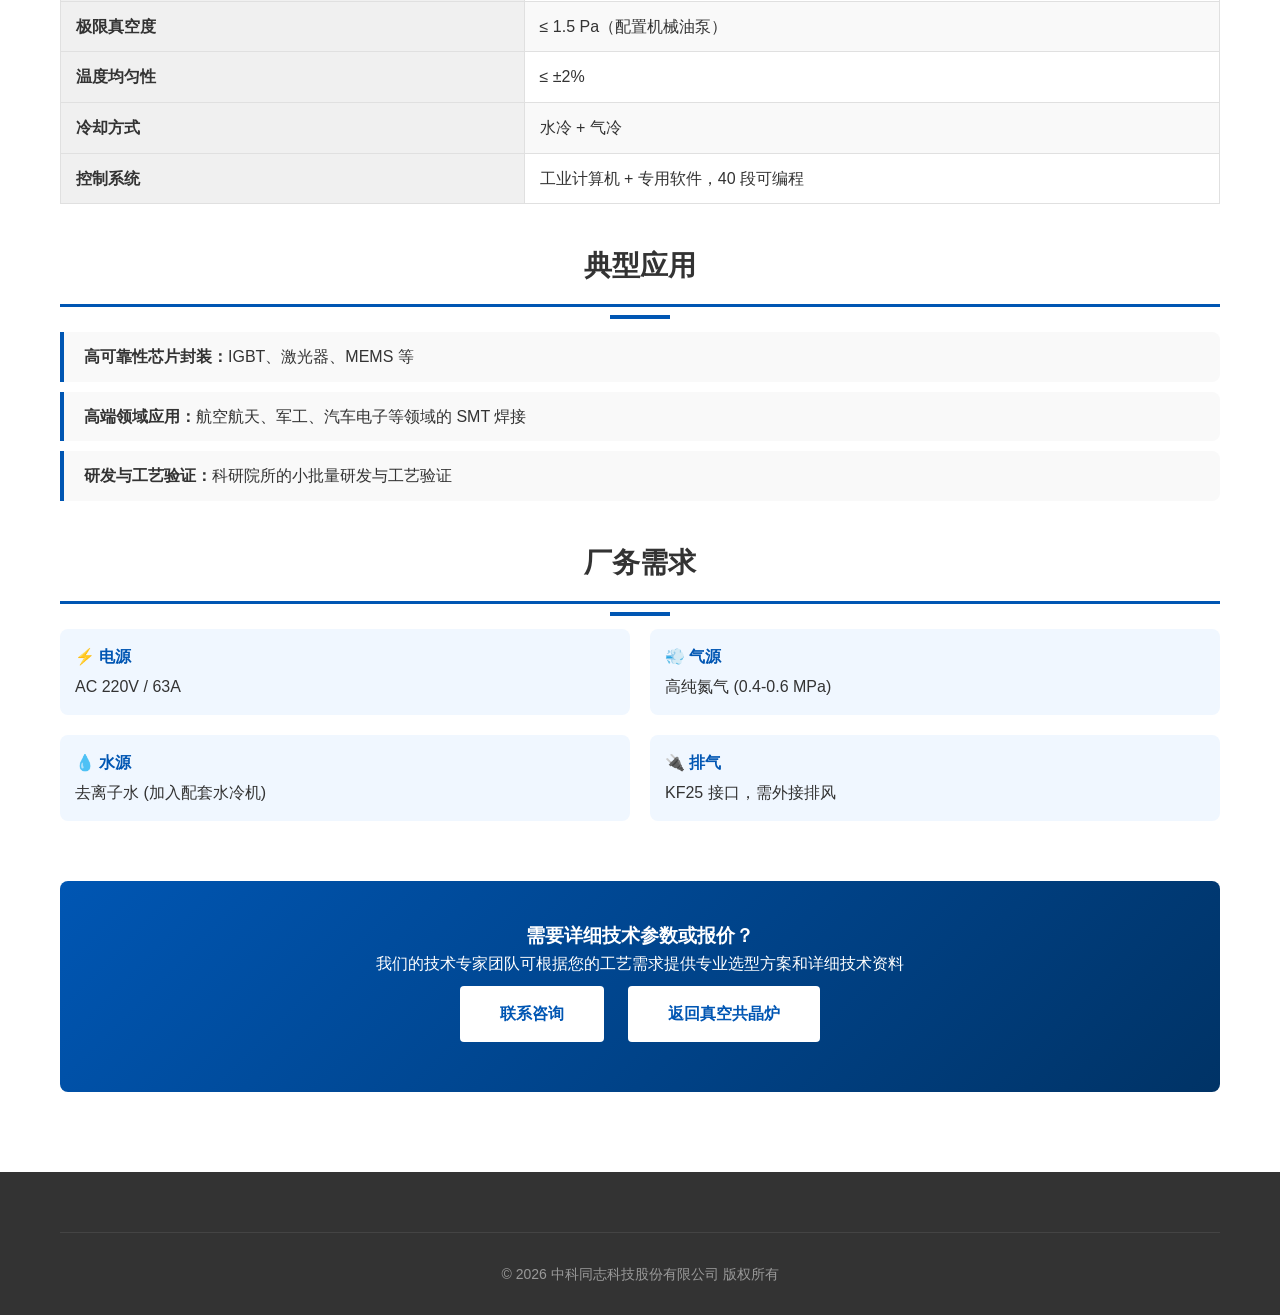
<file: products/vacuum-eutectic/rs-series/rs220b/index.html>
<!DOCTYPE html>
<html lang="zh-CN">
<head>
    <meta charset="UTF-8">
    <meta name="viewport" content="width=device-width, initial-scale=1.0">
    <meta name="description" content="RS220B 真空回流焊炉 - 基础型真空焊接设备，高性价比入门选择，空洞率可降至 2% 以下">
    <title>RS220B 真空回流焊炉 - 中科同志科技（TORCH）</title>
    <link rel="stylesheet" href="/css/style.css">
    <style>
        .page-header { background: linear-gradient(135deg, #0056B3 0%, #003366 100%); color: white; padding: 120px 0 80px; text-align: center; }
        .page-header h1 { font-size: 48px; margin-bottom: 20px; }
        .page-header p { font-size: 20px; opacity: 0.9; }
        .product-detail { padding: 80px 0; }
        .product-main { display: grid; grid-template-columns: 1fr 1fr; gap: 60px; margin-bottom: 60px; }
        .product-image { background: #f5f5f5; height: 400px; border-radius: 8px; display: flex; align-items: center; justify-content: center; font-size: 24px; color: #999; }
        .product-info h2 { font-size: 36px; color: #0056B3; margin-bottom: 20px; }
        .product-value { font-size: 18px; color: #666; margin-bottom: 30px; padding: 20px; background: #f9f9f9; border-left: 4px solid #0056B3; }
        .section-title { font-size: 28px; color: #333; margin: 40px 0 25px; border-bottom: 3px solid #0056B3; padding-bottom: 15px; }
        .features-grid { display: grid; grid-template-columns: repeat(2, 1fr); gap: 25px; margin: 30px 0; }
        .feature-card { padding: 25px; background: white; border: 1px solid #e0e0e0; border-radius: 8px; }
        .feature-card h3 { color: #0056B3; margin-bottom: 12px; font-size: 18px; }
        .feature-card p { color: #666; line-height: 1.6; }
        .specs-table { width: 100%; border-collapse: collapse; margin: 30px 0; }
        .specs-table tr:nth-child(odd) { background: #f9f9f9; }
        .specs-table td { padding: 12px 15px; border: 1px solid #e0e0e0; }
        .specs-table td:first-child { font-weight: 600; width: 40%; background: #f0f0f0; }
        .applications-list { list-style: none; padding: 0; margin: 20px 0; }
        .applications-list li { padding: 12px 20px; margin-bottom: 10px; background: #f9f9f9; border-left: 4px solid #0056B3; border-radius: 0 8px 8px 0; }
        .requirements-grid { display: grid; grid-template-columns: repeat(2, 1fr); gap: 20px; margin: 20px 0; }
        .requirement-item { padding: 15px; background: #f0f7ff; border-radius: 8px; }
        .requirement-item strong { color: #0056B3; display: block; margin-bottom: 5px; }
        .cta-box { background: linear-gradient(135deg, #0056B3 0%, #003366 100%); color: white; padding: 40px; border-radius: 8px; text-align: center; margin-top: 60px; }
        .btn-white { display: inline-block; padding: 15px 40px; background: white; color: #0056B3; border-radius: 4px; font-weight: 600; text-decoration: none; margin: 10px; }
        @media (max-width: 992px) { .product-main, .features-grid, .requirements-grid { grid-template-columns: 1fr; } }
    </style>
</head>
<body>
    <nav class="navbar">
        <div class="container">
            <span class="logo-text" style="display:block">TORCH 中科同志</span>
            <ul class="nav-menu">
                <li><a href="/">首页</a></li>
                <li><a href="/about/">关于我们</a></li>
                <li><a href="/products/" class="active">产品中心</a></li>
                <li><a href="/contact/">联系我们</a></li>
            </ul>
        </div>
    </nav>

    <section class="page-header">
        <div class="container">
            <h1>RS220B 真空回流焊炉</h1>
            <p>基础型真空焊接设备 · 高性价比入门选择</p>
        </div>
    </section>

    <section class="product-detail">
        <div class="container">
            <div class="product-main">
                <div class="product-image">产品图片展示区</div>
                <div class="product-info">
                    <h2>RS220B 真空回流焊炉</h2>
                    <div class="product-value">
                        <strong>产品定位：</strong>基础型真空焊接设备，高性价比入门选择。功能全面、稳定可靠，适用于对焊接质量有较高要求的小批量生产和研发场景。
                    </div>
                    <p>RS220B 是一款功能全面、稳定可靠的入门级真空焊接设备，在真空或可控气氛下进行焊接，有效降低焊点空洞率，提高焊接可靠性和热传导性能。</p>
                </div>
            </div>

            <h3 class="section-title">核心优势</h3>
            <div class="features-grid">
                <div class="feature-card">
                    <h3>🎯 低空洞焊接</h3>
                    <p>在真空或可控气氛下焊接，空洞率可降至 2% 以下，显著提高焊接可靠性</p>
                </div>
                <div class="feature-card">
                    <h3>🌬️ 多气氛兼容</h3>
                    <p>支持真空、氮气、甲酸三种工艺环境，适应不同焊接工艺需求</p>
                </div>
                <div class="feature-card">
                    <h3>🌡️ 高效温控</h3>
                    <p>最大升温速率 120°C/min，控温精度 ±1°C，满足精密焊接要求</p>
                </div>
                <div class="feature-card">
                    <h3>❄️ 快速冷却</h3>
                    <p>水冷 + 气冷复合冷却，降温迅速，缩短工艺周期</p>
                </div>
                <div class="feature-card">
                    <h3>📊 工艺可追溯</h3>
                    <p>软件自动记录完整工艺曲线与数据，满足质量管理追溯要求</p>
                </div>
            </div>

            <h3 class="section-title">关键参数</h3>
            <table class="specs-table">
                <tr>
                    <td>焊接面积</td>
                    <td>220 mm × 220 mm</td>
                </tr>
                <tr>
                    <td>温度范围</td>
                    <td>室温 ~ 450°C</td>
                </tr>
                <tr>
                    <td>极限真空度</td>
                    <td>≤ 1.5 Pa（配置机械油泵）</td>
                </tr>
                <tr>
                    <td>温度均匀性</td>
                    <td>≤ ±2%</td>
                </tr>
                <tr>
                    <td>冷却方式</td>
                    <td>水冷 + 气冷</td>
                </tr>
                <tr>
                    <td>控制系统</td>
                    <td>工业计算机 + 专用软件，40 段可编程</td>
                </tr>
            </table>

            <h3 class="section-title">典型应用</h3>
            <ul class="applications-list">
                <li><strong>高可靠性芯片封装：</strong>IGBT、激光器、MEMS 等</li>
                <li><strong>高端领域应用：</strong>航空航天、军工、汽车电子等领域的 SMT 焊接</li>
                <li><strong>研发与工艺验证：</strong>科研院所的小批量研发与工艺验证</li>
            </ul>

            <h3 class="section-title">厂务需求</h3>
            <div class="requirements-grid">
                <div class="requirement-item">
                    <strong>⚡ 电源</strong>
                    AC 220V / 63A
                </div>
                <div class="requirement-item">
                    <strong>💨 气源</strong>
                    高纯氮气 (0.4-0.6 MPa)
                </div>
                <div class="requirement-item">
                    <strong>💧 水源</strong>
                    去离子水 (加入配套水冷机)
                </div>
                <div class="requirement-item">
                    <strong>🔌 排气</strong>
                    KF25 接口，需外接排风
                </div>
            </div>

            <div class="cta-box">
                <h3>需要详细技术参数或报价？</h3>
                <p>我们的技术专家团队可根据您的工艺需求提供专业选型方案和详细技术资料</p>
                <a href="/contact/" class="btn-white">联系咨询</a>
                <a href="/products/vacuum-eutectic/" class="btn-white">返回真空共晶炉</a>
            </div>
        </div>
    </section>

    <footer class="footer">
        <div class="container">
            <div class="footer-bottom">
                <p>&copy; 2026 中科同志科技股份有限公司 版权所有</p>
            </div>
        </div>
    </footer>

    <script src="/js/main.js"></script>
</body>
</html>
</file>
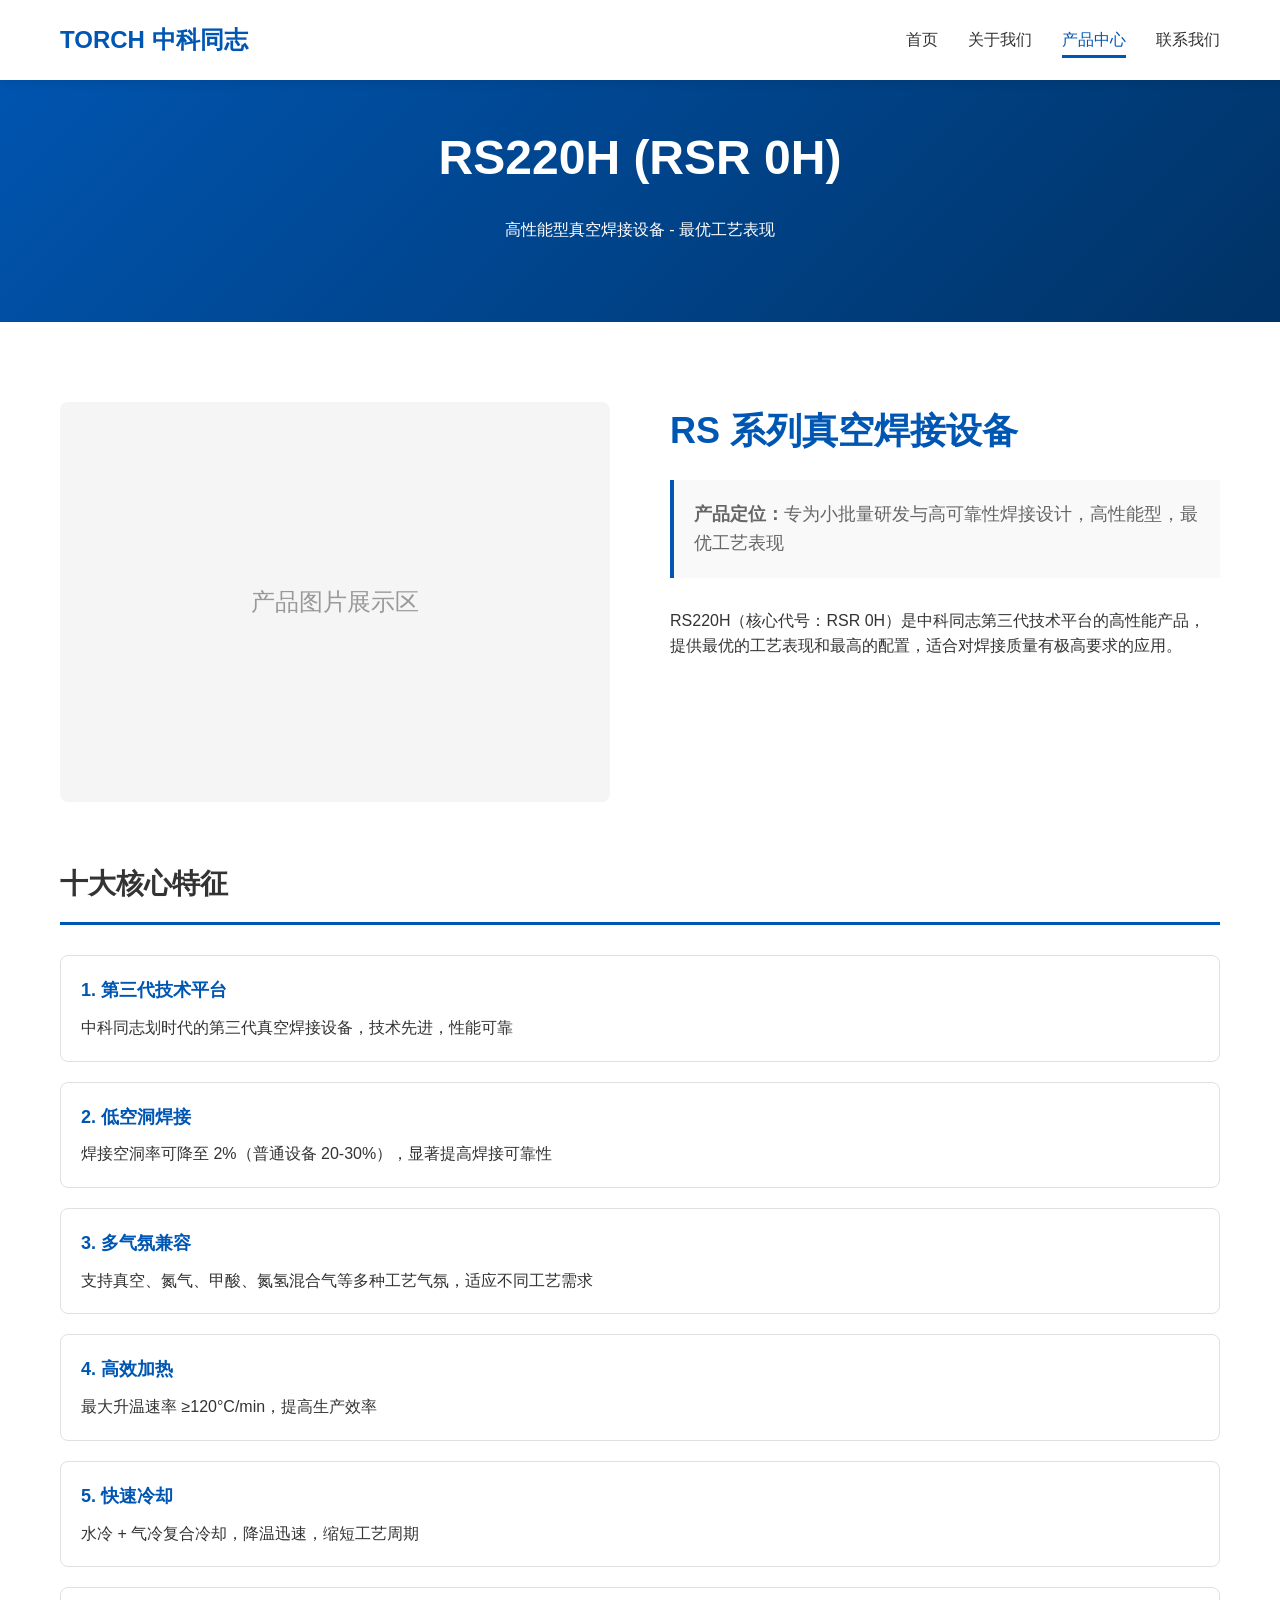
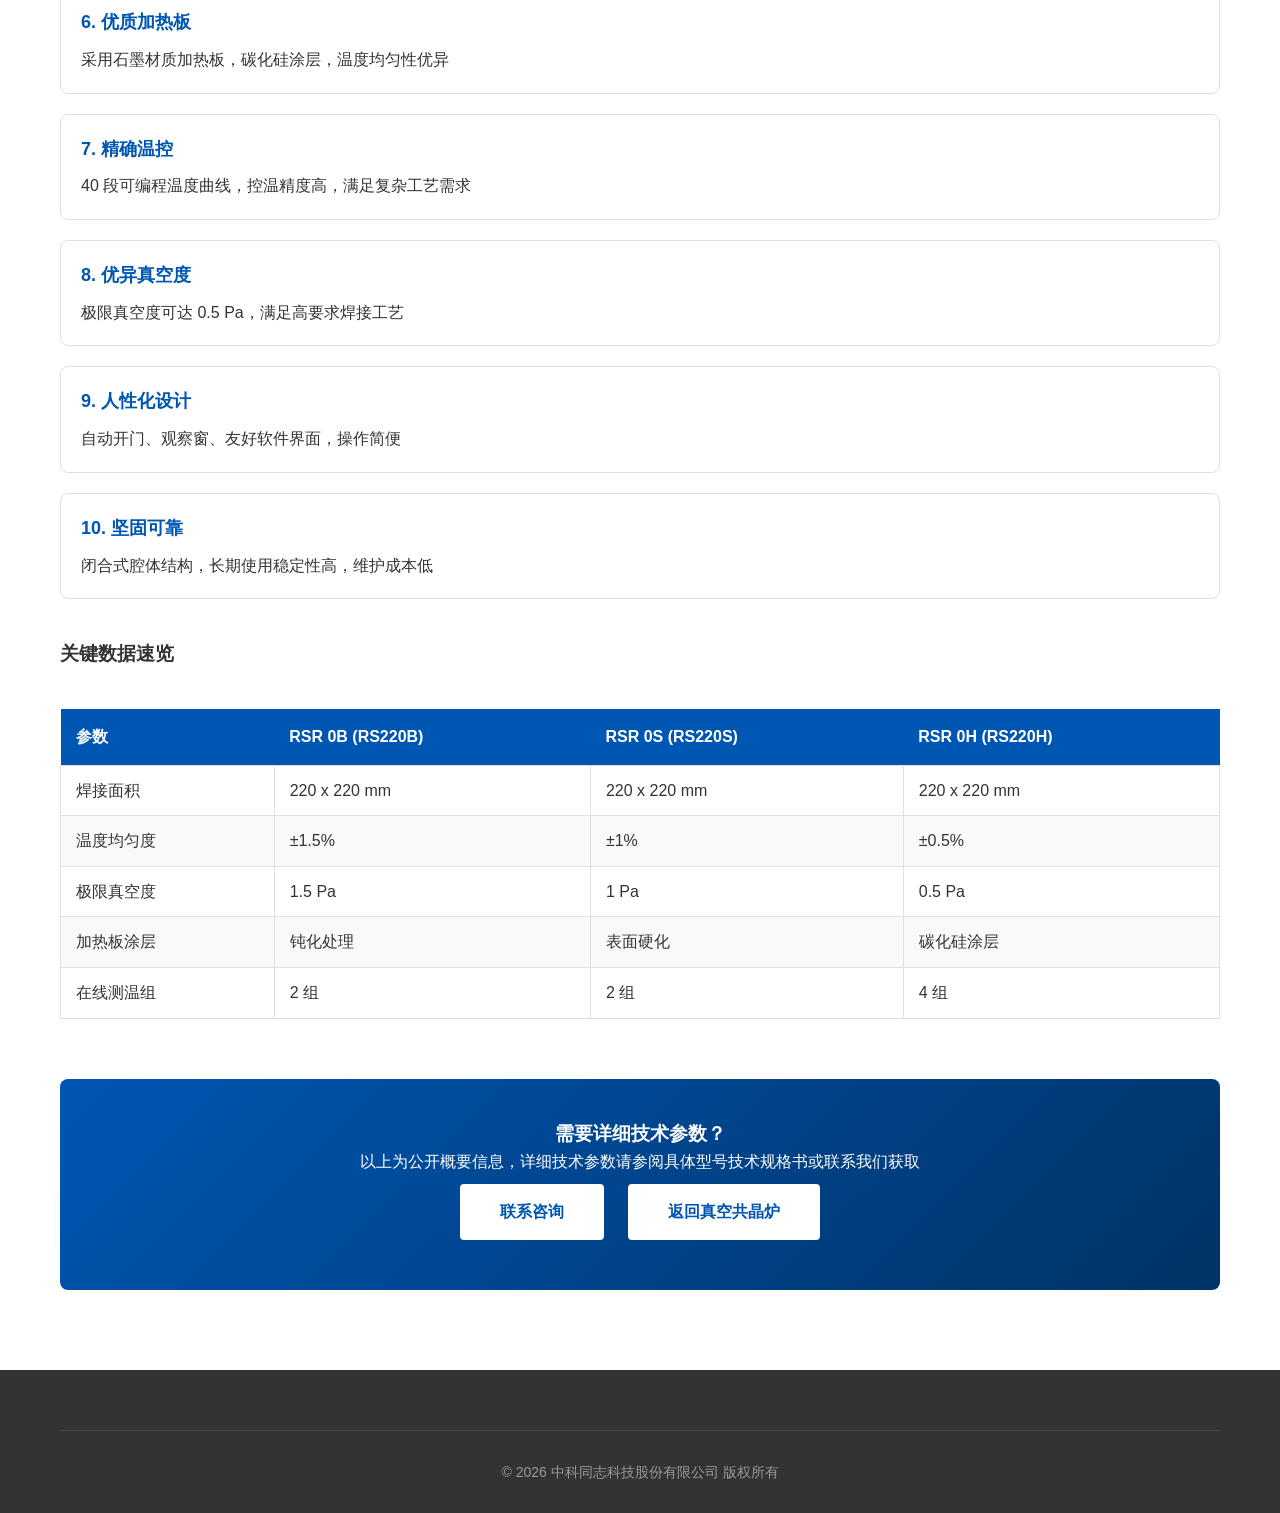
<file: products/vacuum-eutectic/rs-series/rs220h/index.html>
<!DOCTYPE html>
<html lang="zh-CN">
<head>
    <meta charset="UTF-8">
    <meta name="viewport" content="width=device-width, initial-scale=1.0">
    <meta name="description" content="RS220H (RSR 0H) 真空焊接设备 - 高性能型，最优工艺表现，专为小批量研发与高可靠性焊接设计">
    <title>RS220H (RSR 0H) - 中科同志科技（TORCH）</title>
    <link rel="stylesheet" href="/css/style.css">
    <style>
        .page-header { background: linear-gradient(135deg, #0056B3 0%, #003366 100%); color: white; padding: 120px 0 80px; text-align: center; }
        .page-header h1 { font-size: 48px; margin-bottom: 20px; }
        .product-detail { padding: 80px 0; }
        .product-main { display: grid; grid-template-columns: 1fr 1fr; gap: 60px; margin-bottom: 60px; }
        .product-image { background: #f5f5f5; height: 400px; border-radius: 8px; display: flex; align-items: center; justify-content: center; font-size: 24px; color: #999; }
        .product-info h2 { font-size: 36px; color: #0056B3; margin-bottom: 20px; }
        .product-value { font-size: 18px; color: #666; margin-bottom: 30px; padding: 20px; background: #f9f9f9; border-left: 4px solid #0056B3; }
        .features-list { margin: 40px 0; }
        .features-list h3 { font-size: 28px; color: #333; margin-bottom: 30px; border-bottom: 3px solid #0056B3; padding-bottom: 15px; }
        .feature-item { padding: 20px; margin-bottom: 20px; background: white; border: 1px solid #e0e0e0; border-radius: 8px; }
        .feature-item h4 { color: #0056B3; margin-bottom: 10px; font-size: 18px; }
        .specs-table { width: 100%; border-collapse: collapse; margin: 40px 0; }
        .specs-table th { background: #0056B3; color: white; padding: 15px; text-align: left; }
        .specs-table tr:nth-child(even) { background: #f9f9f9; }
        .specs-table td { padding: 12px 15px; border: 1px solid #e0e0e0; }
        .cta-box { background: linear-gradient(135deg, #0056B3 0%, #003366 100%); color: white; padding: 40px; border-radius: 8px; text-align: center; margin-top: 60px; }
        .btn-white { display: inline-block; padding: 15px 40px; background: white; color: #0056B3; border-radius: 4px; font-weight: 600; text-decoration: none; margin: 10px; }
        @media (max-width: 992px) { .product-main { grid-template-columns: 1fr; } }
    </style>
</head>
<body>
    <nav class="navbar">
        <div class="container">
            <span class="logo-text" style="display:block">TORCH 中科同志</span>
            <ul class="nav-menu">
                <li><a href="/">首页</a></li>
                <li><a href="/about/">关于我们</a></li>
                <li><a href="/products/" class="active">产品中心</a></li>
                <li><a href="/contact/">联系我们</a></li>
            </ul>
        </div>
    </nav>

    <section class="page-header">
        <div class="container">
            <h1>RS220H (RSR 0H)</h1>
            <p>高性能型真空焊接设备 - 最优工艺表现</p>
        </div>
    </section>

    <section class="product-detail">
        <div class="container">
            <div class="product-main">
                <div class="product-image">产品图片展示区</div>
                <div class="product-info">
                    <h2>RS 系列真空焊接设备</h2>
                    <div class="product-value">
                        <strong>产品定位：</strong>专为小批量研发与高可靠性焊接设计，高性能型，最优工艺表现
                    </div>
                    <p>RS220H（核心代号：RSR 0H）是中科同志第三代技术平台的高性能产品，提供最优的工艺表现和最高的配置，适合对焊接质量有极高要求的应用。</p>
                </div>
            </div>

            <div class="features-list">
                <h3>十大核心特征</h3>
                <div class="feature-item"><h4>1. 第三代技术平台</h4><p>中科同志划时代的第三代真空焊接设备，技术先进，性能可靠</p></div>
                <div class="feature-item"><h4>2. 低空洞焊接</h4><p>焊接空洞率可降至 2%（普通设备 20-30%），显著提高焊接可靠性</p></div>
                <div class="feature-item"><h4>3. 多气氛兼容</h4><p>支持真空、氮气、甲酸、氮氢混合气等多种工艺气氛，适应不同工艺需求</p></div>
                <div class="feature-item"><h4>4. 高效加热</h4><p>最大升温速率 ≥120°C/min，提高生产效率</p></div>
                <div class="feature-item"><h4>5. 快速冷却</h4><p>水冷 + 气冷复合冷却，降温迅速，缩短工艺周期</p></div>
                <div class="feature-item"><h4>6. 优质加热板</h4><p>采用石墨材质加热板，碳化硅涂层，温度均匀性优异</p></div>
                <div class="feature-item"><h4>7. 精确温控</h4><p>40 段可编程温度曲线，控温精度高，满足复杂工艺需求</p></div>
                <div class="feature-item"><h4>8. 优异真空度</h4><p>极限真空度可达 0.5 Pa，满足高要求焊接工艺</p></div>
                <div class="feature-item"><h4>9. 人性化设计</h4><p>自动开门、观察窗、友好软件界面，操作简便</p></div>
                <div class="feature-item"><h4>10. 坚固可靠</h4><p>闭合式腔体结构，长期使用稳定性高，维护成本低</p></div>
            </div>

            <div class="product-specs">
                <h3>关键数据速览</h3>
                <table class="specs-table">
                    <thead><tr><th>参数</th><th>RSR 0B (RS220B)</th><th>RSR 0S (RS220S)</th><th>RSR 0H (RS220H)</th></tr></thead>
                    <tbody>
                        <tr><td>焊接面积</td><td>220 x 220 mm</td><td>220 x 220 mm</td><td>220 x 220 mm</td></tr>
                        <tr><td>温度均匀度</td><td>±1.5%</td><td>±1%</td><td>±0.5%</td></tr>
                        <tr><td>极限真空度</td><td>1.5 Pa</td><td>1 Pa</td><td>0.5 Pa</td></tr>
                        <tr><td>加热板涂层</td><td>钝化处理</td><td>表面硬化</td><td>碳化硅涂层</td></tr>
                        <tr><td>在线测温组</td><td>2 组</td><td>2 组</td><td>4 组</td></tr>
                    </tbody>
                </table>
            </div>

            <div class="cta-box">
                <h3>需要详细技术参数？</h3>
                <p>以上为公开概要信息，详细技术参数请参阅具体型号技术规格书或联系我们获取</p>
                <a href="/contact/" class="btn-white">联系咨询</a>
                <a href="/products/vacuum-eutectic/" class="btn-white">返回真空共晶炉</a>
            </div>
        </div>
    </section>

    <footer class="footer"><div class="container"><div class="footer-bottom"><p>&copy; 2026 中科同志科技股份有限公司 版权所有</p></div></div></footer>
    <script src="/js/main.js"></script>
</body>
</html>
</file>
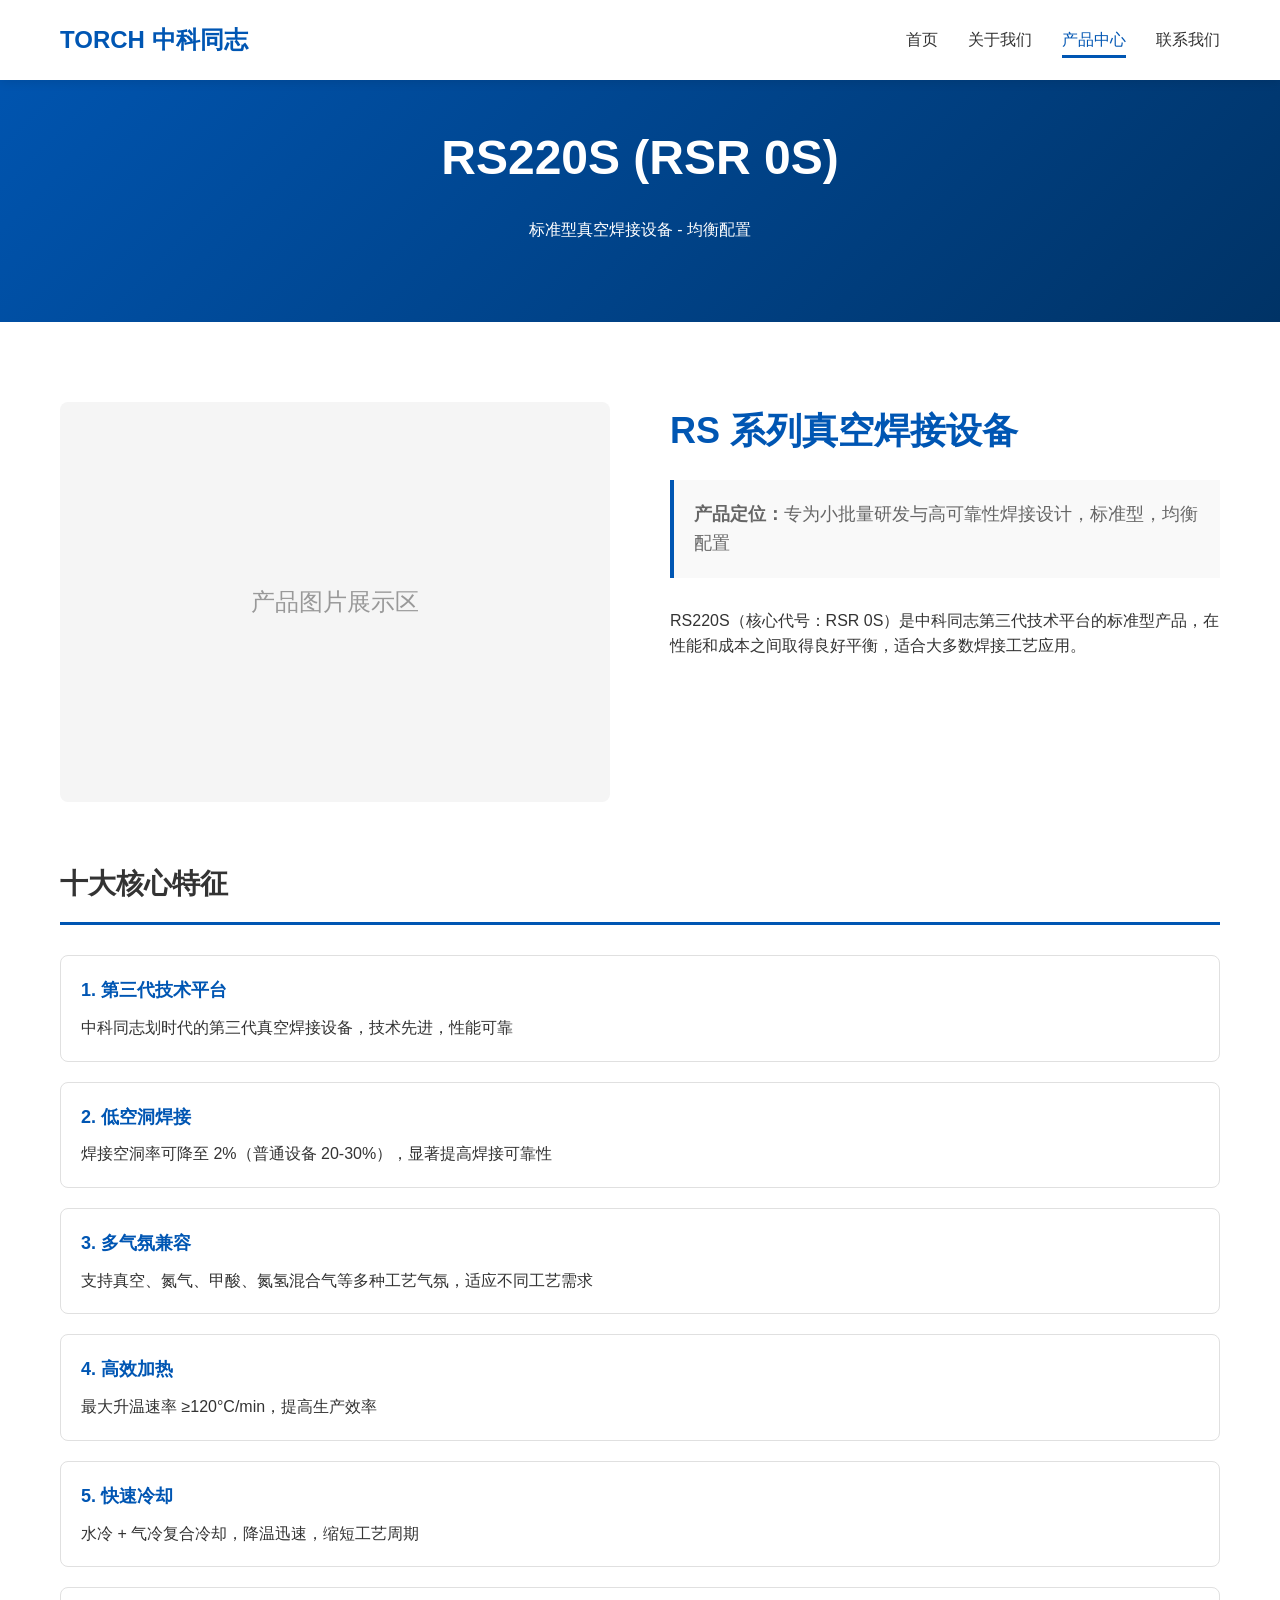
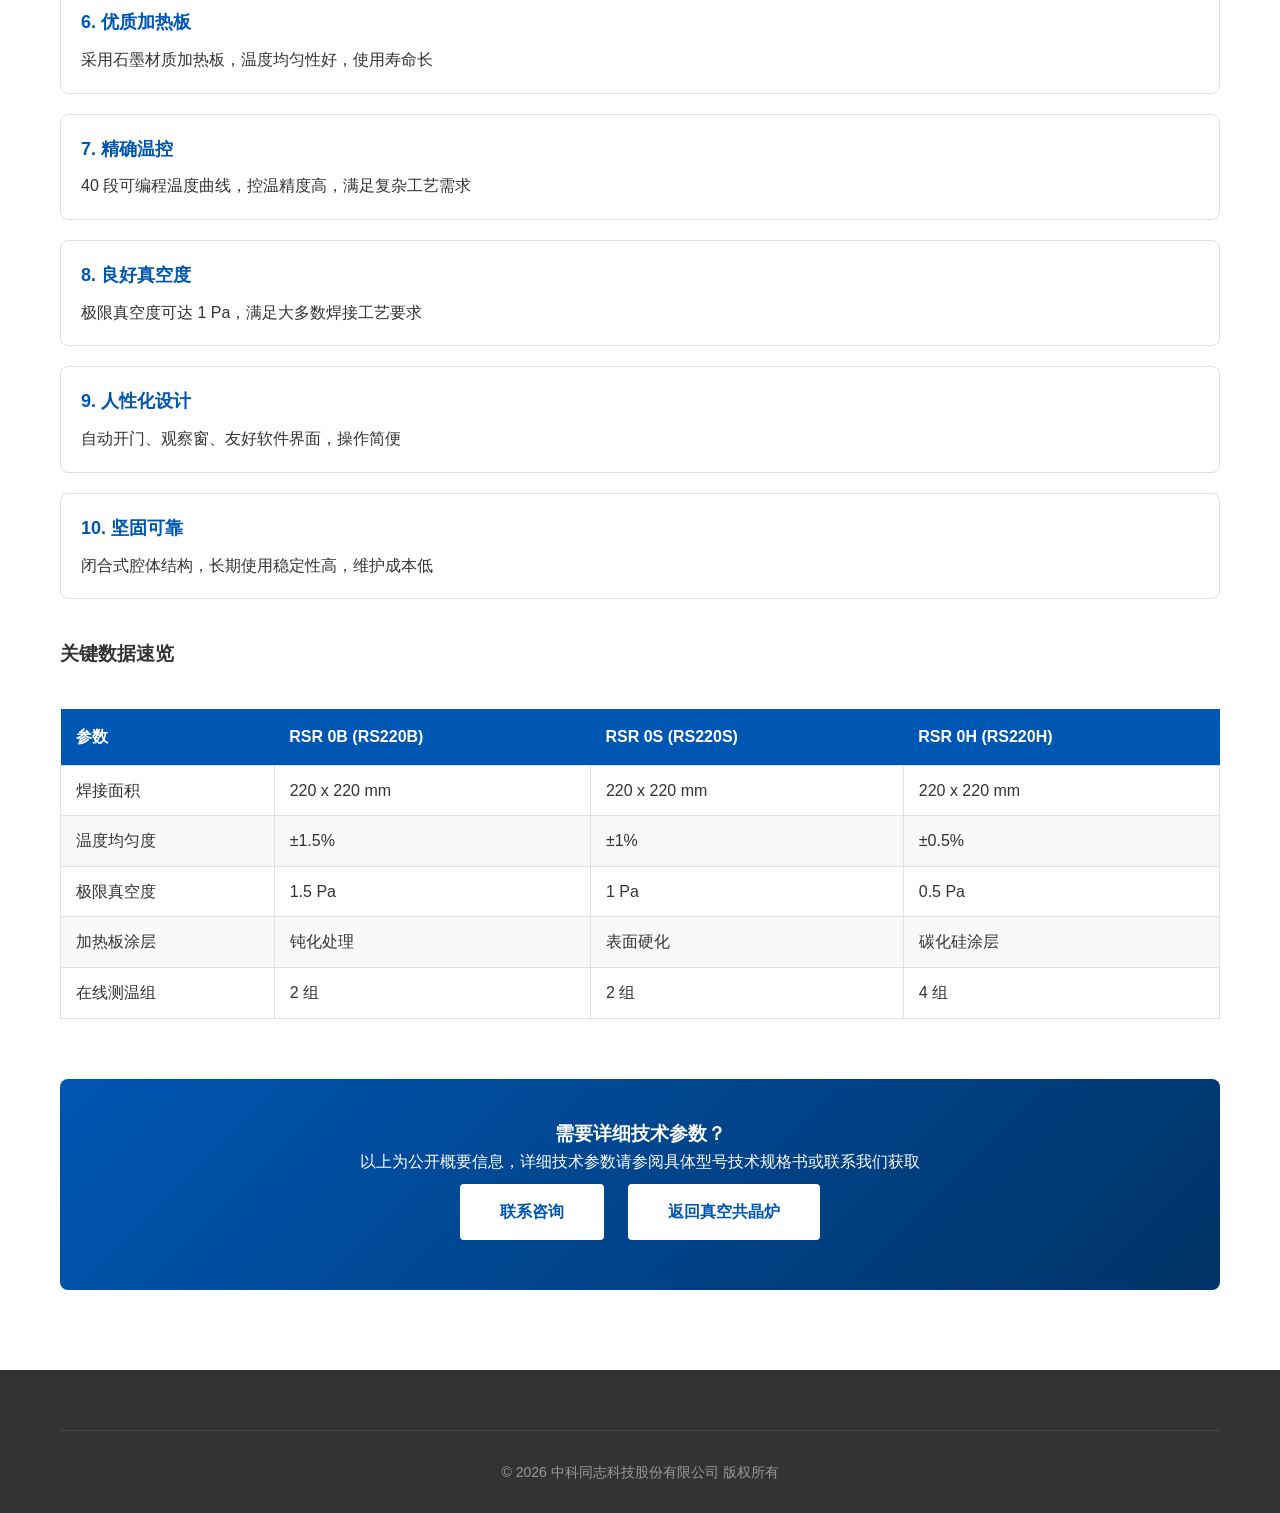
<file: products/vacuum-eutectic/rs-series/rs220s/index.html>
<!DOCTYPE html>
<html lang="zh-CN">
<head>
    <meta charset="UTF-8">
    <meta name="viewport" content="width=device-width, initial-scale=1.0">
    <meta name="description" content="RS220S (RSR 0S) 真空焊接设备 - 标准型，均衡配置，专为小批量研发与高可靠性焊接设计">
    <title>RS220S (RSR 0S) - 中科同志科技（TORCH）</title>
    <link rel="stylesheet" href="/css/style.css">
    <style>
        .page-header { background: linear-gradient(135deg, #0056B3 0%, #003366 100%); color: white; padding: 120px 0 80px; text-align: center; }
        .page-header h1 { font-size: 48px; margin-bottom: 20px; }
        .product-detail { padding: 80px 0; }
        .product-main { display: grid; grid-template-columns: 1fr 1fr; gap: 60px; margin-bottom: 60px; }
        .product-image { background: #f5f5f5; height: 400px; border-radius: 8px; display: flex; align-items: center; justify-content: center; font-size: 24px; color: #999; }
        .product-info h2 { font-size: 36px; color: #0056B3; margin-bottom: 20px; }
        .product-value { font-size: 18px; color: #666; margin-bottom: 30px; padding: 20px; background: #f9f9f9; border-left: 4px solid #0056B3; }
        .features-list { margin: 40px 0; }
        .features-list h3 { font-size: 28px; color: #333; margin-bottom: 30px; border-bottom: 3px solid #0056B3; padding-bottom: 15px; }
        .feature-item { padding: 20px; margin-bottom: 20px; background: white; border: 1px solid #e0e0e0; border-radius: 8px; }
        .feature-item h4 { color: #0056B3; margin-bottom: 10px; font-size: 18px; }
        .specs-table { width: 100%; border-collapse: collapse; margin: 40px 0; }
        .specs-table th { background: #0056B3; color: white; padding: 15px; text-align: left; }
        .specs-table tr:nth-child(even) { background: #f9f9f9; }
        .specs-table td { padding: 12px 15px; border: 1px solid #e0e0e0; }
        .cta-box { background: linear-gradient(135deg, #0056B3 0%, #003366 100%); color: white; padding: 40px; border-radius: 8px; text-align: center; margin-top: 60px; }
        .btn-white { display: inline-block; padding: 15px 40px; background: white; color: #0056B3; border-radius: 4px; font-weight: 600; text-decoration: none; margin: 10px; }
        @media (max-width: 992px) { .product-main { grid-template-columns: 1fr; } }
    </style>
</head>
<body>
    <nav class="navbar">
        <div class="container">
            <span class="logo-text" style="display:block">TORCH 中科同志</span>
            <ul class="nav-menu">
                <li><a href="/">首页</a></li>
                <li><a href="/about/">关于我们</a></li>
                <li><a href="/products/" class="active">产品中心</a></li>
                <li><a href="/contact/">联系我们</a></li>
            </ul>
        </div>
    </nav>

    <section class="page-header">
        <div class="container">
            <h1>RS220S (RSR 0S)</h1>
            <p>标准型真空焊接设备 - 均衡配置</p>
        </div>
    </section>

    <section class="product-detail">
        <div class="container">
            <div class="product-main">
                <div class="product-image">产品图片展示区</div>
                <div class="product-info">
                    <h2>RS 系列真空焊接设备</h2>
                    <div class="product-value">
                        <strong>产品定位：</strong>专为小批量研发与高可靠性焊接设计，标准型，均衡配置
                    </div>
                    <p>RS220S（核心代号：RSR 0S）是中科同志第三代技术平台的标准型产品，在性能和成本之间取得良好平衡，适合大多数焊接工艺应用。</p>
                </div>
            </div>

            <div class="features-list">
                <h3>十大核心特征</h3>
                <div class="feature-item"><h4>1. 第三代技术平台</h4><p>中科同志划时代的第三代真空焊接设备，技术先进，性能可靠</p></div>
                <div class="feature-item"><h4>2. 低空洞焊接</h4><p>焊接空洞率可降至 2%（普通设备 20-30%），显著提高焊接可靠性</p></div>
                <div class="feature-item"><h4>3. 多气氛兼容</h4><p>支持真空、氮气、甲酸、氮氢混合气等多种工艺气氛，适应不同工艺需求</p></div>
                <div class="feature-item"><h4>4. 高效加热</h4><p>最大升温速率 ≥120°C/min，提高生产效率</p></div>
                <div class="feature-item"><h4>5. 快速冷却</h4><p>水冷 + 气冷复合冷却，降温迅速，缩短工艺周期</p></div>
                <div class="feature-item"><h4>6. 优质加热板</h4><p>采用石墨材质加热板，温度均匀性好，使用寿命长</p></div>
                <div class="feature-item"><h4>7. 精确温控</h4><p>40 段可编程温度曲线，控温精度高，满足复杂工艺需求</p></div>
                <div class="feature-item"><h4>8. 良好真空度</h4><p>极限真空度可达 1 Pa，满足大多数焊接工艺要求</p></div>
                <div class="feature-item"><h4>9. 人性化设计</h4><p>自动开门、观察窗、友好软件界面，操作简便</p></div>
                <div class="feature-item"><h4>10. 坚固可靠</h4><p>闭合式腔体结构，长期使用稳定性高，维护成本低</p></div>
            </div>

            <div class="product-specs">
                <h3>关键数据速览</h3>
                <table class="specs-table">
                    <thead><tr><th>参数</th><th>RSR 0B (RS220B)</th><th>RSR 0S (RS220S)</th><th>RSR 0H (RS220H)</th></tr></thead>
                    <tbody>
                        <tr><td>焊接面积</td><td>220 x 220 mm</td><td>220 x 220 mm</td><td>220 x 220 mm</td></tr>
                        <tr><td>温度均匀度</td><td>±1.5%</td><td>±1%</td><td>±0.5%</td></tr>
                        <tr><td>极限真空度</td><td>1.5 Pa</td><td>1 Pa</td><td>0.5 Pa</td></tr>
                        <tr><td>加热板涂层</td><td>钝化处理</td><td>表面硬化</td><td>碳化硅涂层</td></tr>
                        <tr><td>在线测温组</td><td>2 组</td><td>2 组</td><td>4 组</td></tr>
                    </tbody>
                </table>
            </div>

            <div class="cta-box">
                <h3>需要详细技术参数？</h3>
                <p>以上为公开概要信息，详细技术参数请参阅具体型号技术规格书或联系我们获取</p>
                <a href="/contact/" class="btn-white">联系咨询</a>
                <a href="/products/vacuum-eutectic/" class="btn-white">返回真空共晶炉</a>
            </div>
        </div>
    </section>

    <footer class="footer"><div class="container"><div class="footer-bottom"><p>&copy; 2026 中科同志科技股份有限公司 版权所有</p></div></div></footer>
    <script src="/js/main.js"></script>
</body>
</html>
</file>
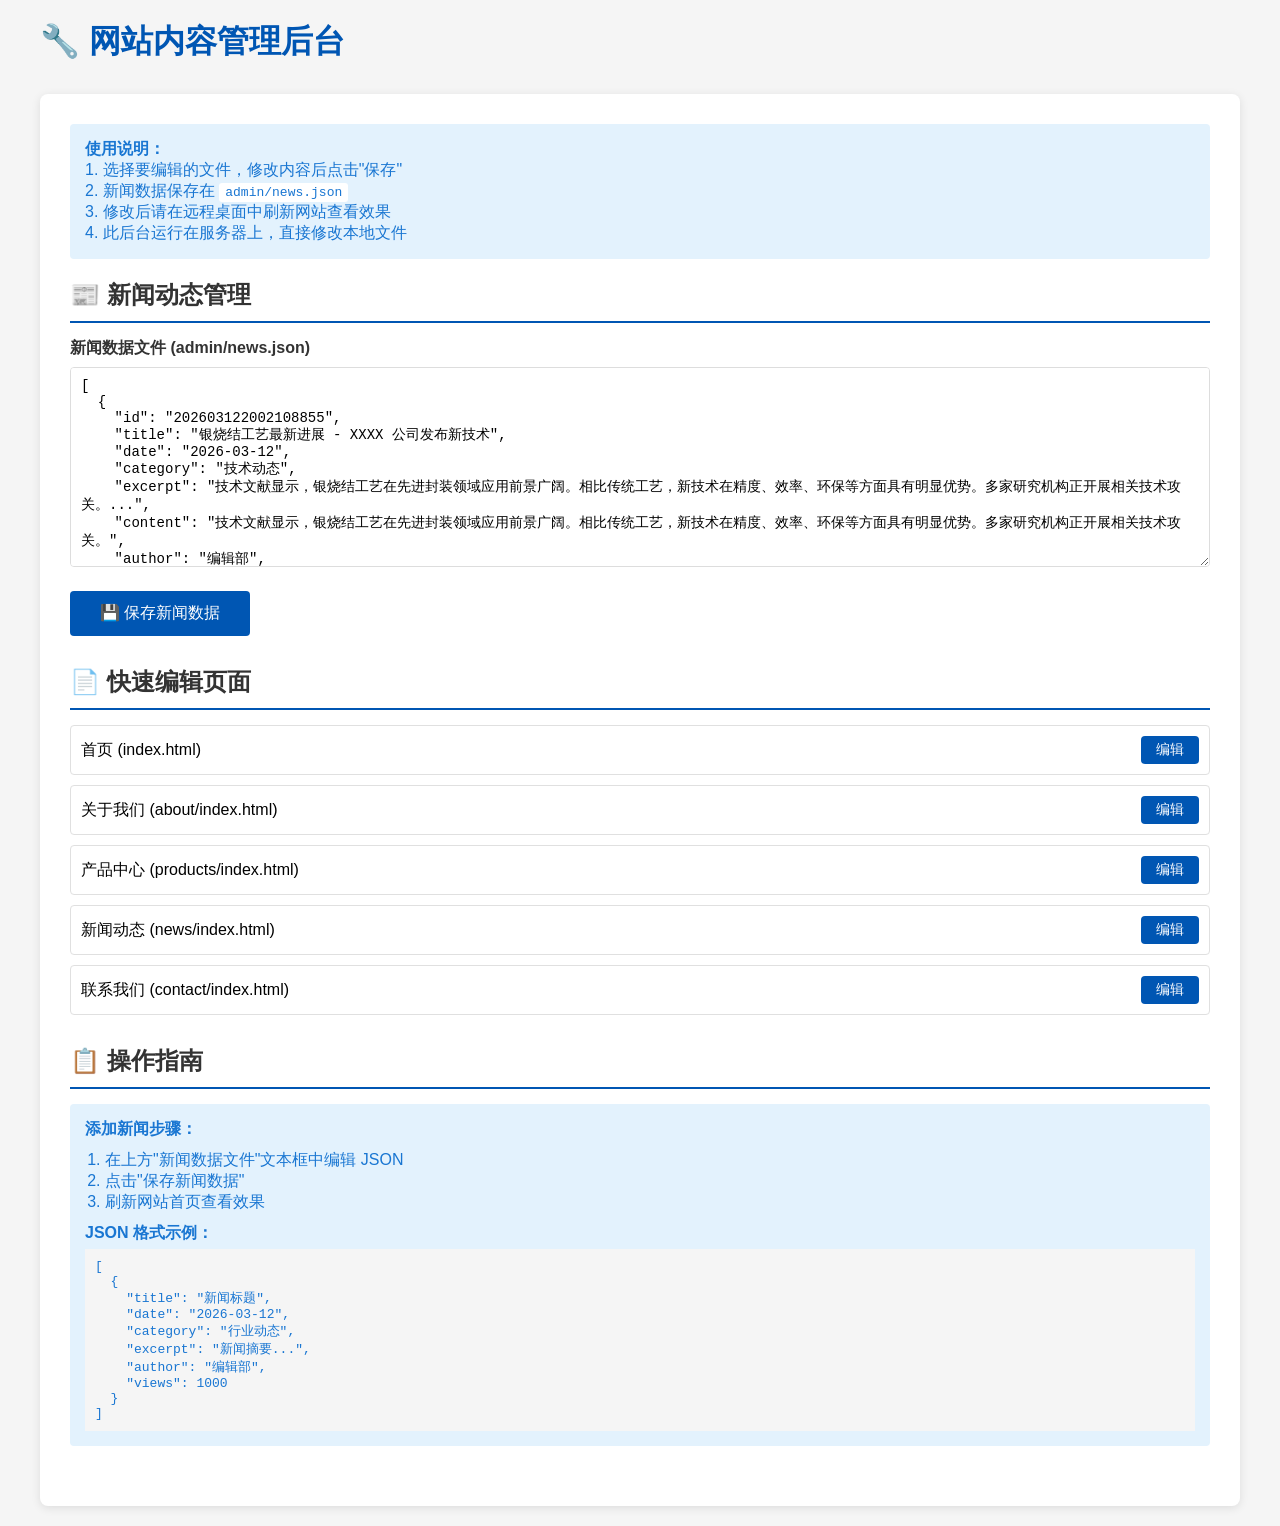
<file: admin/simple.html>
<!DOCTYPE html>
<html lang="zh-CN">
<head>
    <meta charset="UTF-8">
    <meta name="viewport" content="width=device-width, initial-scale=1.0">
    <title>网站管理后台 - 中科同志科技</title>
    <style>
        * { margin: 0; padding: 0; box-sizing: border-box; }
        body { font-family: 'Microsoft YaHei', sans-serif; padding: 20px; background: #f5f5f5; }
        .container { max-width: 1200px; margin: 0 auto; }
        h1 { color: #0056B3; margin-bottom: 30px; }
        .admin-panel { background: white; padding: 30px; border-radius: 8px; box-shadow: 0 2px 10px rgba(0,0,0,0.1); }
        .section { margin-bottom: 30px; }
        .section h2 { color: #333; margin-bottom: 15px; border-bottom: 2px solid #0056B3; padding-bottom: 10px; }
        .form-group { margin-bottom: 20px; }
        label { display: block; margin-bottom: 8px; font-weight: 600; color: #333; }
        input, textarea, select { width: 100%; padding: 10px; border: 1px solid #ddd; border-radius: 4px; font-size: 14px; }
        textarea { min-height: 200px; resize: vertical; }
        button { background: #0056B3; color: white; padding: 12px 30px; border: none; border-radius: 4px; cursor: pointer; font-size: 16px; }
        button:hover { background: #004494; }
        .file-list { list-style: none; }
        .file-list li { padding: 10px; border: 1px solid #e0e0e0; margin-bottom: 10px; border-radius: 4px; display: flex; justify-content: space-between; align-items: center; }
        .file-list li:hover { background: #f9f9f9; }
        .btn-sm { padding: 5px 15px; font-size: 14px; }
        .success { background: #4CAF50; color: white; padding: 10px; border-radius: 4px; margin-bottom: 20px; display: none; }
        .info { background: #e3f2fd; color: #1976D2; padding: 15px; border-radius: 4px; margin-bottom: 20px; }
        .info code { background: #fff; padding: 2px 6px; border-radius: 3px; }
    </style>
</head>
<body>
    <div class="container">
        <h1>🔧 网站内容管理后台</h1>
        
        <div class="admin-panel">
            <div class="success" id="success-msg">✅ 保存成功！</div>
            
            <div class="info">
                <strong>使用说明：</strong>
                <p>1. 选择要编辑的文件，修改内容后点击"保存"</p>
                <p>2. 新闻数据保存在 <code>admin/news.json</code></p>
                <p>3. 修改后请在远程桌面中刷新网站查看效果</p>
                <p>4. 此后台运行在服务器上，直接修改本地文件</p>
            </div>

            <div class="section">
                <h2>📰 新闻动态管理</h2>
                <div class="form-group">
                    <label>新闻数据文件 (admin/news.json)</label>
                    <textarea id="news-content" placeholder="加载中..."></textarea>
                </div>
                <button onclick="saveNews()">💾 保存新闻数据</button>
            </div>

            <div class="section">
                <h2>📄 快速编辑页面</h2>
                <ul class="file-list">
                    <li>
                        <span>首页 (index.html)</span>
                        <button class="btn-sm" onclick="editFile('index.html')">编辑</button>
                    </li>
                    <li>
                        <span>关于我们 (about/index.html)</span>
                        <button class="btn-sm" onclick="editFile('about/index.html')">编辑</button>
                    </li>
                    <li>
                        <span>产品中心 (products/index.html)</span>
                        <button class="btn-sm" onclick="editFile('products/index.html')">编辑</button>
                    </li>
                    <li>
                        <span>新闻动态 (news/index.html)</span>
                        <button class="btn-sm" onclick="editFile('news/index.html')">编辑</button>
                    </li>
                    <li>
                        <span>联系我们 (contact/index.html)</span>
                        <button class="btn-sm" onclick="editFile('contact/index.html')">编辑</button>
                    </li>
                </ul>
            </div>

            <div class="section">
                <h2>📋 操作指南</h2>
                <div class="info">
                    <strong>添加新闻步骤：</strong>
                    <ol style="margin-left: 20px; margin-top: 10px;">
                        <li>在上方"新闻数据文件"文本框中编辑 JSON</li>
                        <li>点击"保存新闻数据"</li>
                        <li>刷新网站首页查看效果</li>
                    </ol>
                    <p style="margin-top: 10px;"><strong>JSON 格式示例：</strong></p>
                    <pre style="background: #f5f5f5; padding: 10px; margin-top: 5px; overflow-x: auto;">[
  {
    "title": "新闻标题",
    "date": "2026-03-12",
    "category": "行业动态",
    "excerpt": "新闻摘要...",
    "author": "编辑部",
    "views": 1000
  }
]</pre>
                </div>
            </div>
        </div>
    </div>

    <script>
        // 加载新闻数据
        fetch('news.json')
            .then(r => r.json())
            .then(data => {
                document.getElementById('news-content').value = JSON.stringify(data, null, 2);
            })
            .catch(e => {
                document.getElementById('news-content').value = '[]';
            });

        // 保存新闻数据
        function saveNews() {
            const content = document.getElementById('news-content').value;
            const blob = new Blob([content], {type: 'application/json'});
            const a = document.createElement('a');
            a.href = URL.createObjectURL(blob);
            a.download = 'news.json';
            a.click();
            
            // 显示成功提示
            document.getElementById('success-msg').style.display = 'block';
            setTimeout(() => {
                document.getElementById('success-msg').style.display = 'none';
            }, 3000);
        }

        // 编辑文件（提示用户）
        function editFile(filename) {
            alert('请在服务器 (C:\\inetpub\\wwwroot\\' + filename + ') 中用记事本编辑此文件。\n\n或者：\n1. 在 GitHub 仓库中编辑\n2. 推送后自动同步到服务器');
        }
    </script>
</body>
</html>
</file>
<file: css/style.css>
/* 中科同志科技官方网站 - 样式表 */

/* 变量定义 */
:root {
    --primary-blue: #0056B3;
    --dark-gray: #333333;
    --light-gray: #F5F5F5;
    --patent-gold: #D4AF37;
    --white: #FFFFFF;
    --text-color: #333333;
    --text-light: #666666;
    --border-color: #E0E0E0;
}

/* 基础重置 */
* {
    margin: 0;
    padding: 0;
    box-sizing: border-box;
}

body {
    font-family: '思源黑体', 'Source Han Sans CN', 'Microsoft YaHei', sans-serif;
    font-size: 16px;
    line-height: 1.6;
    color: var(--text-color);
    background-color: var(--white);
}

a {
    text-decoration: none;
    color: inherit;
    transition: color 0.3s ease;
}

ul {
    list-style: none;
}

img {
    max-width: 100%;
    height: auto;
}

.container {
    max-width: 1200px;
    margin: 0 auto;
    padding: 0 20px;
}

.text-center {
    text-align: center;
}

/* 按钮样式 */
.btn {
    display: inline-block;
    padding: 12px 30px;
    border-radius: 4px;
    font-weight: 600;
    transition: all 0.3s ease;
    cursor: pointer;
}

.btn-primary {
    background-color: var(--primary-blue);
    color: var(--white);
    border: 2px solid var(--primary-blue);
}

.btn-primary:hover {
    background-color: #004494;
    border-color: #004494;
}

.btn-secondary {
    background-color: transparent;
    color: var(--primary-blue);
    border: 2px solid var(--primary-blue);
}

.btn-secondary:hover {
    background-color: var(--primary-blue);
    color: var(--white);
}

/* 导航栏 */
.navbar {
    background-color: var(--white);
    box-shadow: 0 2px 10px rgba(0,0,0,0.1);
    position: fixed;
    top: 0;
    left: 0;
    right: 0;
    z-index: 1000;
}

.navbar .container {
    display: flex;
    justify-content: space-between;
    align-items: center;
    height: 80px;
}

.logo {
    display: flex;
    align-items: center;
}

.logo img {
    height: 50px;
}

.logo-text {
    font-size: 24px;
    font-weight: bold;
    color: var(--primary-blue);
}

.nav-menu {
    display: flex;
    gap: 30px;
}

.nav-menu a {
    font-weight: 500;
    color: var(--text-color);
    padding: 10px 0;
    position: relative;
}

.nav-menu a:hover,
.nav-menu a.active {
    color: var(--primary-blue);
}

.nav-menu a.active::after {
    content: '';
    position: absolute;
    bottom: 0;
    left: 0;
    right: 0;
    height: 3px;
    background-color: var(--primary-blue);
}

.nav-toggle {
    display: none;
    flex-direction: column;
    cursor: pointer;
}

.nav-toggle span {
    width: 25px;
    height: 3px;
    background-color: var(--text-color);
    margin: 3px 0;
    transition: 0.3s;
}

/* 首屏 Hero */
.hero {
    position: relative;
    height: 600px;
    display: flex;
    align-items: center;
    margin-top: 80px;
    overflow: hidden;
}

.hero-bg {
    position: absolute;
    top: 0;
    left: 0;
    right: 0;
    bottom: 0;
    background: linear-gradient(135deg, var(--primary-blue) 0%, #003366 100%);
    z-index: -1;
}

.hero-bg::before {
    content: '';
    position: absolute;
    top: 0;
    left: 0;
    right: 0;
    bottom: 0;
    background: url('/images/hero-pattern.svg') repeat;
    opacity: 0.1;
}

.hero-content {
    color: var(--white);
    text-align: center;
}

.hero h1 {
    font-size: 48px;
    font-weight: 700;
    margin-bottom: 20px;
}

.hero-subtitle {
    font-size: 20px;
    margin-bottom: 40px;
    opacity: 0.9;
}

.hero-buttons {
    display: flex;
    gap: 20px;
    justify-content: center;
}

.hero .btn-secondary {
    color: var(--white);
    border-color: var(--white);
}

.hero .btn-secondary:hover {
    background-color: var(--white);
    color: var(--primary-blue);
}

/* 章节通用样式 */
.section {
    padding: 80px 0;
}

.section-title {
    font-size: 36px;
    font-weight: 700;
    text-align: center;
    margin-bottom: 60px;
    color: var(--dark-gray);
    position: relative;
}

.section-title::after {
    content: '';
    position: absolute;
    bottom: -15px;
    left: 50%;
    transform: translateX(-50%);
    width: 60px;
    height: 4px;
    background-color: var(--primary-blue);
}

/* 核心优势 */
.features {
    padding: 80px 0;
    background-color: var(--light-gray);
}

.features-grid {
    display: grid;
    grid-template-columns: repeat(4, 1fr);
    gap: 30px;
}

.feature-card {
    background: var(--white);
    padding: 40px 30px;
    border-radius: 8px;
    text-align: center;
    transition: transform 0.3s ease, box-shadow 0.3s ease;
}

.feature-card:hover {
    transform: translateY(-10px);
    box-shadow: 0 20px 40px rgba(0,0,0,0.1);
}

.feature-icon {
    font-size: 48px;
    margin-bottom: 20px;
}

.feature-card h3 {
    font-size: 20px;
    margin-bottom: 15px;
    color: var(--primary-blue);
}

.feature-card p {
    color: var(--text-light);
    line-height: 1.8;
}

/* 产品预览 */
.products-preview {
    padding: 80px 0;
}

.products-grid {
    display: grid;
    grid-template-columns: repeat(3, 1fr);
    gap: 30px;
    margin-bottom: 50px;
}

.product-card {
    background: var(--white);
    border: 1px solid var(--border-color);
    border-radius: 8px;
    overflow: hidden;
    transition: box-shadow 0.3s ease;
}

.product-card:hover {
    box-shadow: 0 10px 30px rgba(0,0,0,0.1);
}

.product-image {
    height: 200px;
    background-color: var(--light-gray);
    display: flex;
    align-items: center;
    justify-content: center;
}

.product-placeholder {
    color: var(--text-light);
    font-size: 18px;
}

.product-card h3 {
    padding: 20px 20px 10px;
    font-size: 20px;
    color: var(--dark-gray);
}

.product-card p {
    padding: 0 20px 20px;
    color: var(--text-light);
    line-height: 1.8;
}

.product-link {
    display: block;
    padding: 0 20px 20px;
    color: var(--primary-blue);
    font-weight: 600;
}

.product-link:hover {
    color: #004494;
}

/* 新闻预览 */
.news-preview {
    padding: 80px 0;
    background-color: var(--light-gray);
}

.news-grid {
    display: grid;
    grid-template-columns: repeat(3, 1fr);
    gap: 30px;
    margin-bottom: 50px;
}

.news-card {
    background: var(--white);
    border-radius: 8px;
    overflow: hidden;
    box-shadow: 0 2px 10px rgba(0,0,0,0.05);
    transition: transform 0.3s ease;
}

.news-card:hover {
    transform: translateY(-5px);
}

.news-image {
    height: 180px;
    background-color: var(--primary-blue);
    display: flex;
    align-items: center;
    justify-content: center;
    color: var(--white);
    font-size: 48px;
}

.news-content {
    padding: 20px;
}

.news-category {
    display: inline-block;
    padding: 4px 12px;
    background-color: var(--primary-blue);
    color: var(--white);
    font-size: 12px;
    border-radius: 20px;
    margin-bottom: 10px;
}

.news-title {
    font-size: 18px;
    font-weight: 600;
    margin-bottom: 10px;
    color: var(--dark-gray);
}

.news-excerpt {
    color: var(--text-light);
    font-size: 14px;
    line-height: 1.6;
    margin-bottom: 15px;
}

.news-meta {
    display: flex;
    justify-content: space-between;
    font-size: 13px;
    color: #999;
}

/* 页脚 */
.footer {
    background-color: var(--dark-gray);
    color: var(--white);
    padding: 60px 0 30px;
}

.footer-grid {
    display: grid;
    grid-template-columns: repeat(3, 1fr);
    gap: 40px;
    margin-bottom: 40px;
}

.footer-section h4 {
    font-size: 18px;
    margin-bottom: 20px;
    color: var(--patent-gold);
}

.footer-section p,
.footer-section li {
    color: #ccc;
    line-height: 2;
    font-size: 14px;
}

.footer-section ul li {
    list-style: none;
}

.footer-section a:hover {
    color: var(--patent-gold);
}

.footer-bottom {
    border-top: 1px solid #444;
    padding-top: 30px;
    text-align: center;
    color: #999;
    font-size: 14px;
}

/* 响应式设计 */
@media (max-width: 992px) {
    .features-grid,
    .products-grid,
    .news-grid,
    .footer-grid {
        grid-template-columns: repeat(2, 1fr);
    }

    .hero h1 {
        font-size: 36px;
    }
}

@media (max-width: 768px) {
    .nav-menu {
        display: none;
        position: absolute;
        top: 80px;
        left: 0;
        right: 0;
        background: var(--white);
        flex-direction: column;
        padding: 20px;
        box-shadow: 0 5px 10px rgba(0,0,0,0.1);
    }

    .nav-menu.active {
        display: flex;
    }

    .nav-toggle {
        display: flex;
    }

    .features-grid,
    .products-grid,
    .news-grid,
    .footer-grid {
        grid-template-columns: 1fr;
    }

    .hero {
        height: 500px;
    }

    .hero h1 {
        font-size: 28px;
    }

    .hero-subtitle {
        font-size: 16px;
    }

    .hero-buttons {
        flex-direction: column;
        align-items: center;
    }
}

/* 页面加载动画 */
@keyframes fadeIn {
    from {
        opacity: 0;
        transform: translateY(20px);
    }
    to {
        opacity: 1;
        transform: translateY(0);
    }
}

.feature-card,
.product-card,
.news-card {
    animation: fadeIn 0.6s ease forwards;
}
</file>
